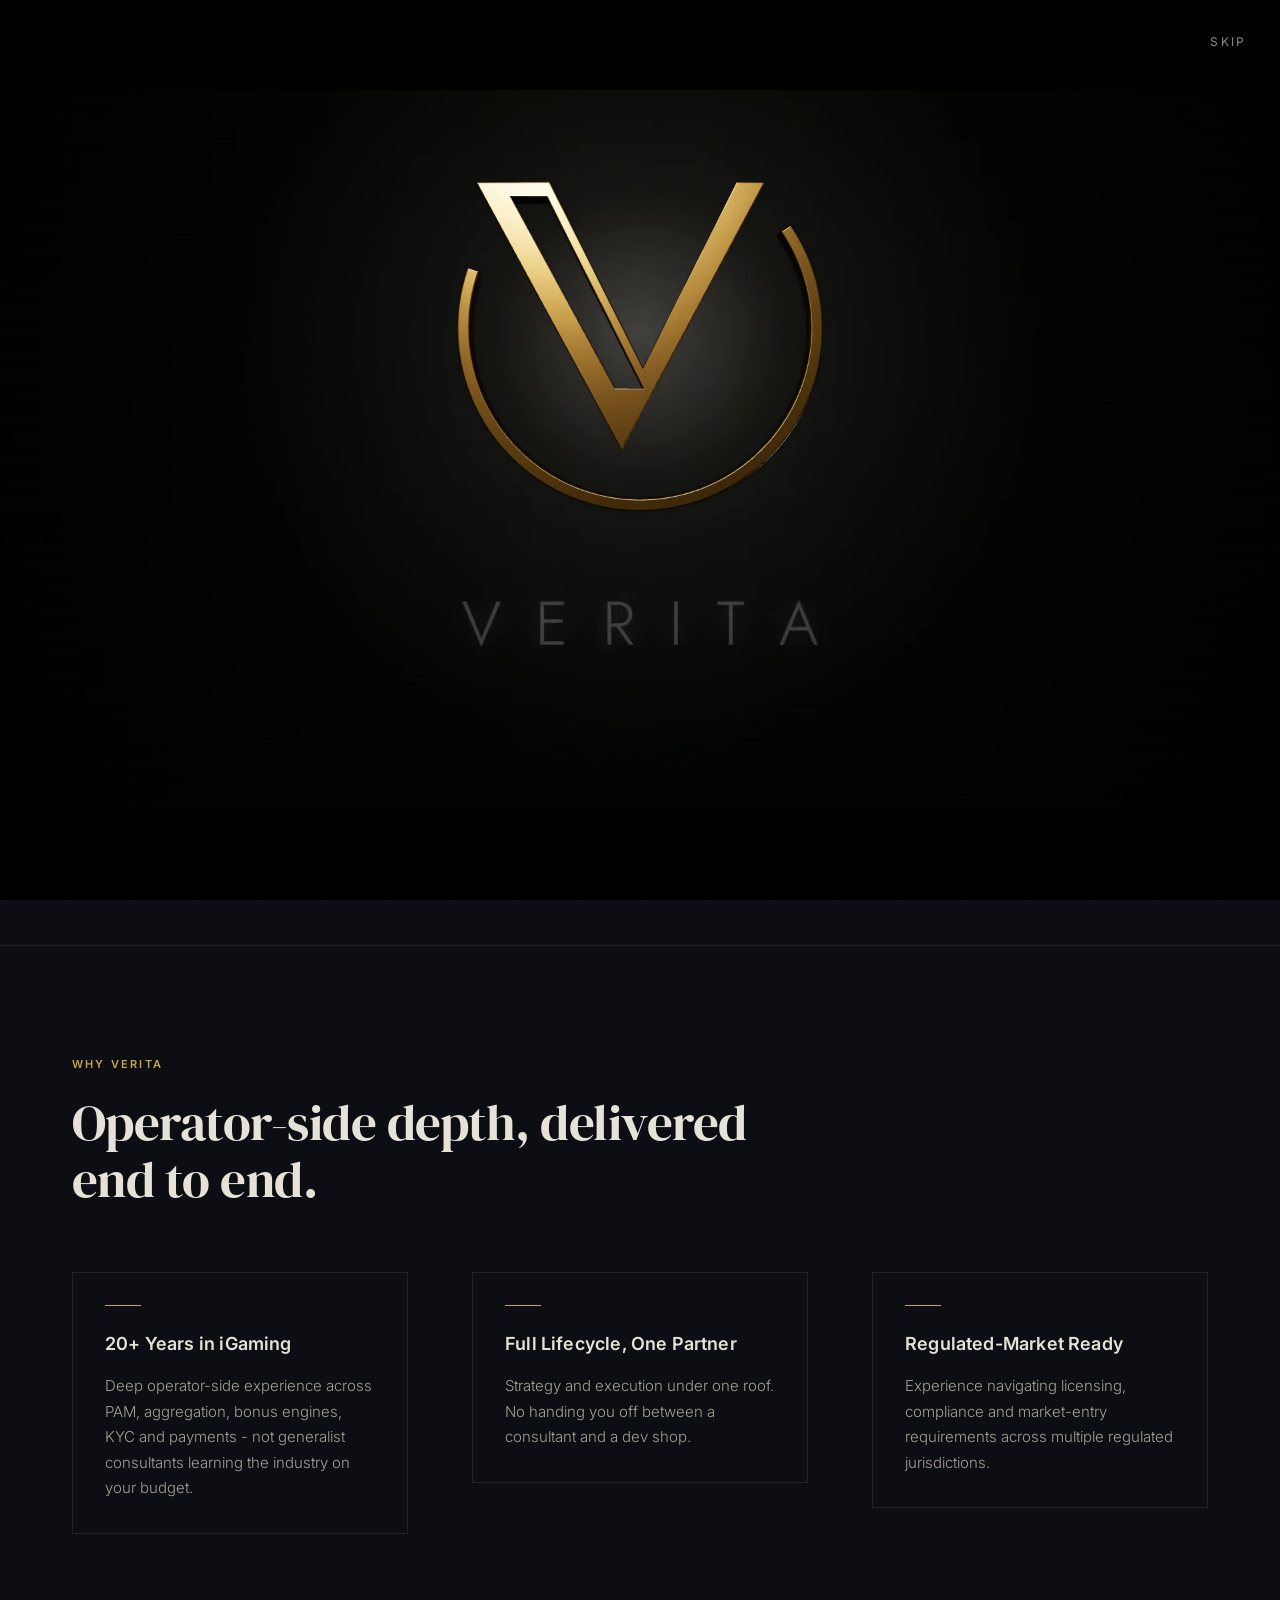
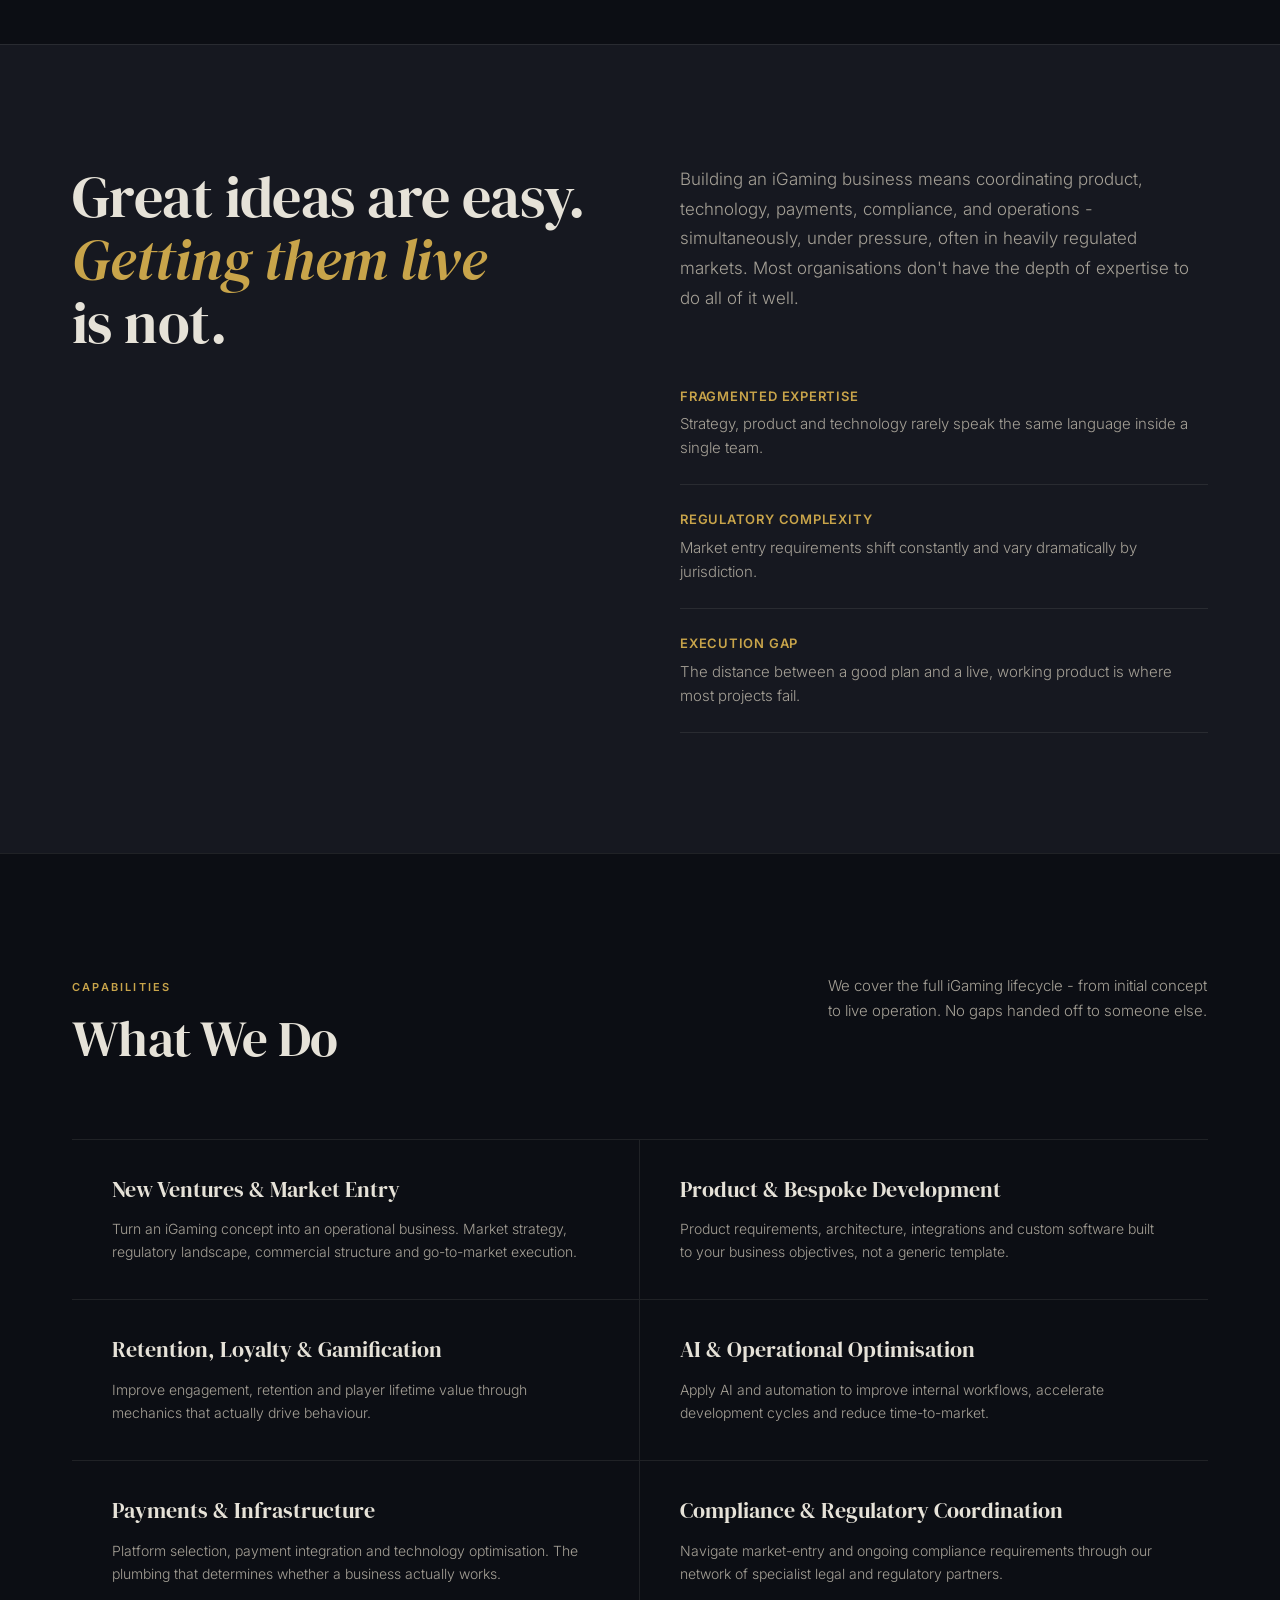
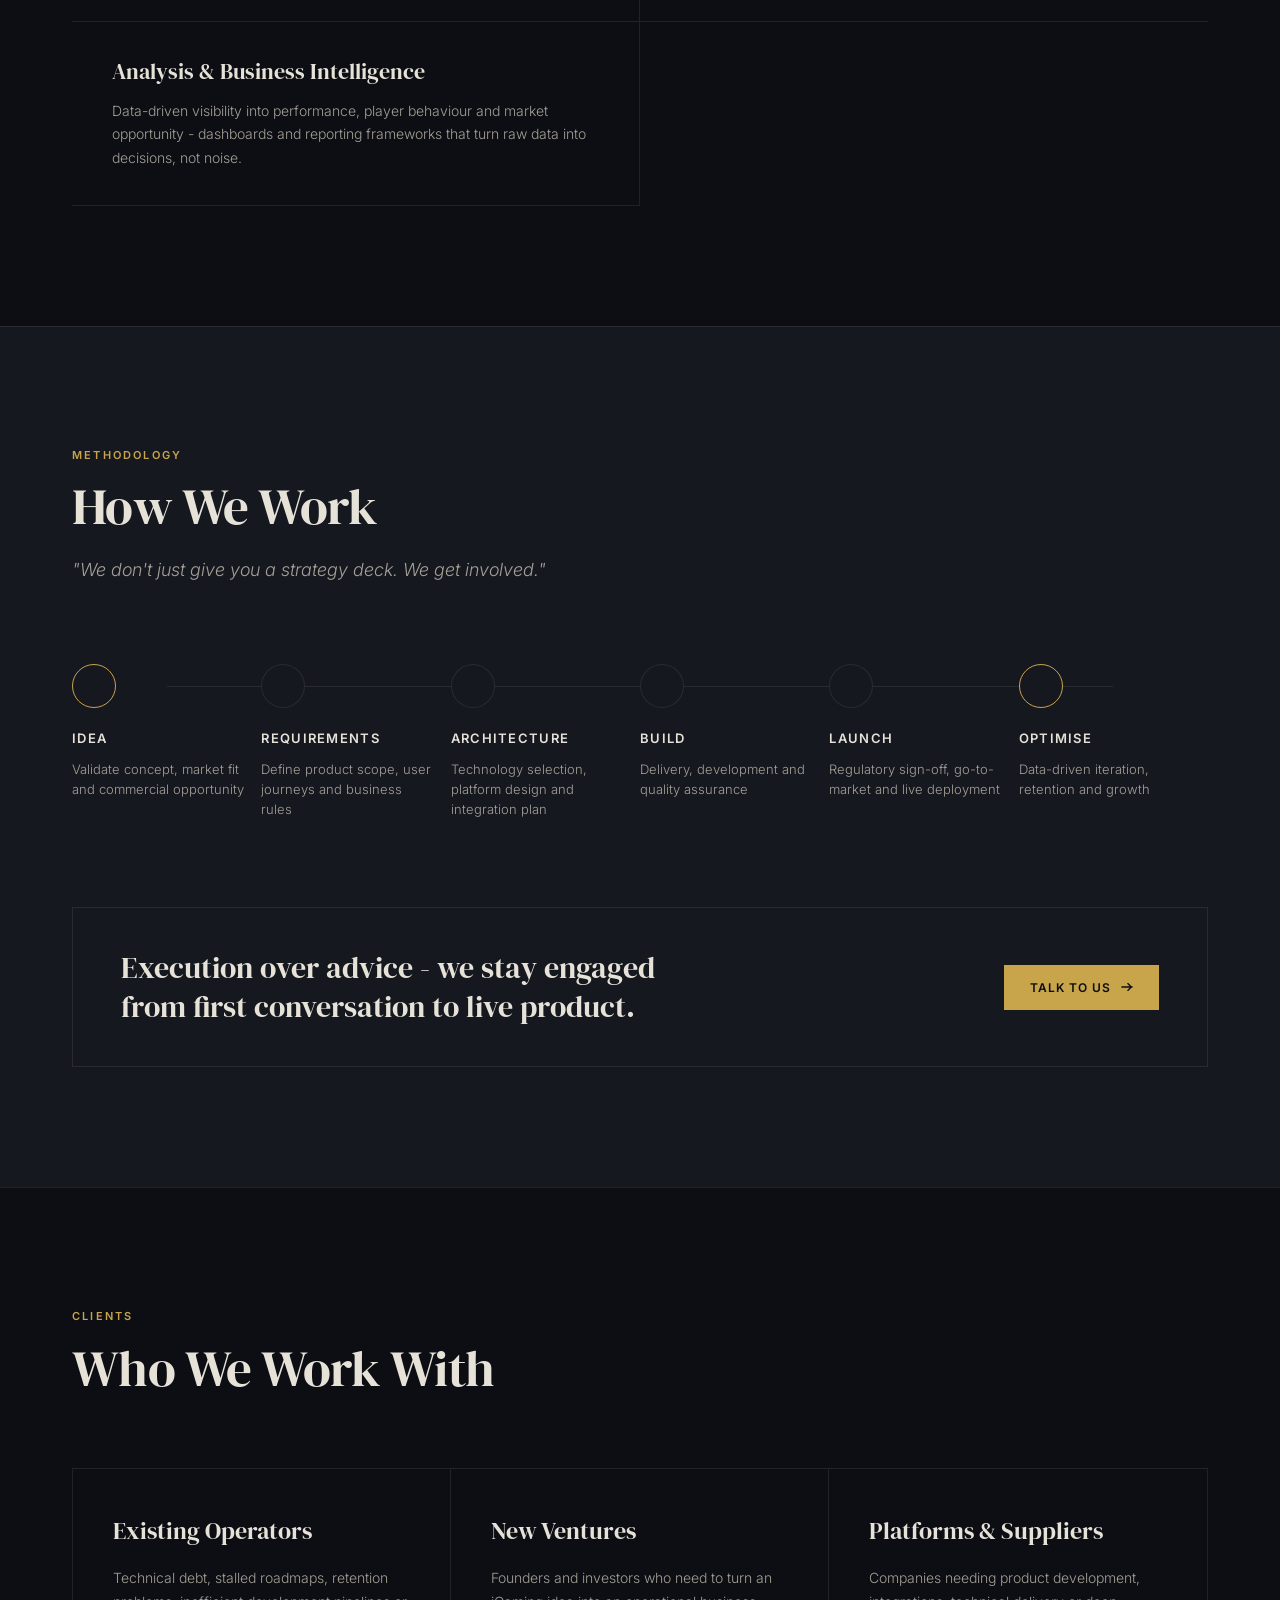
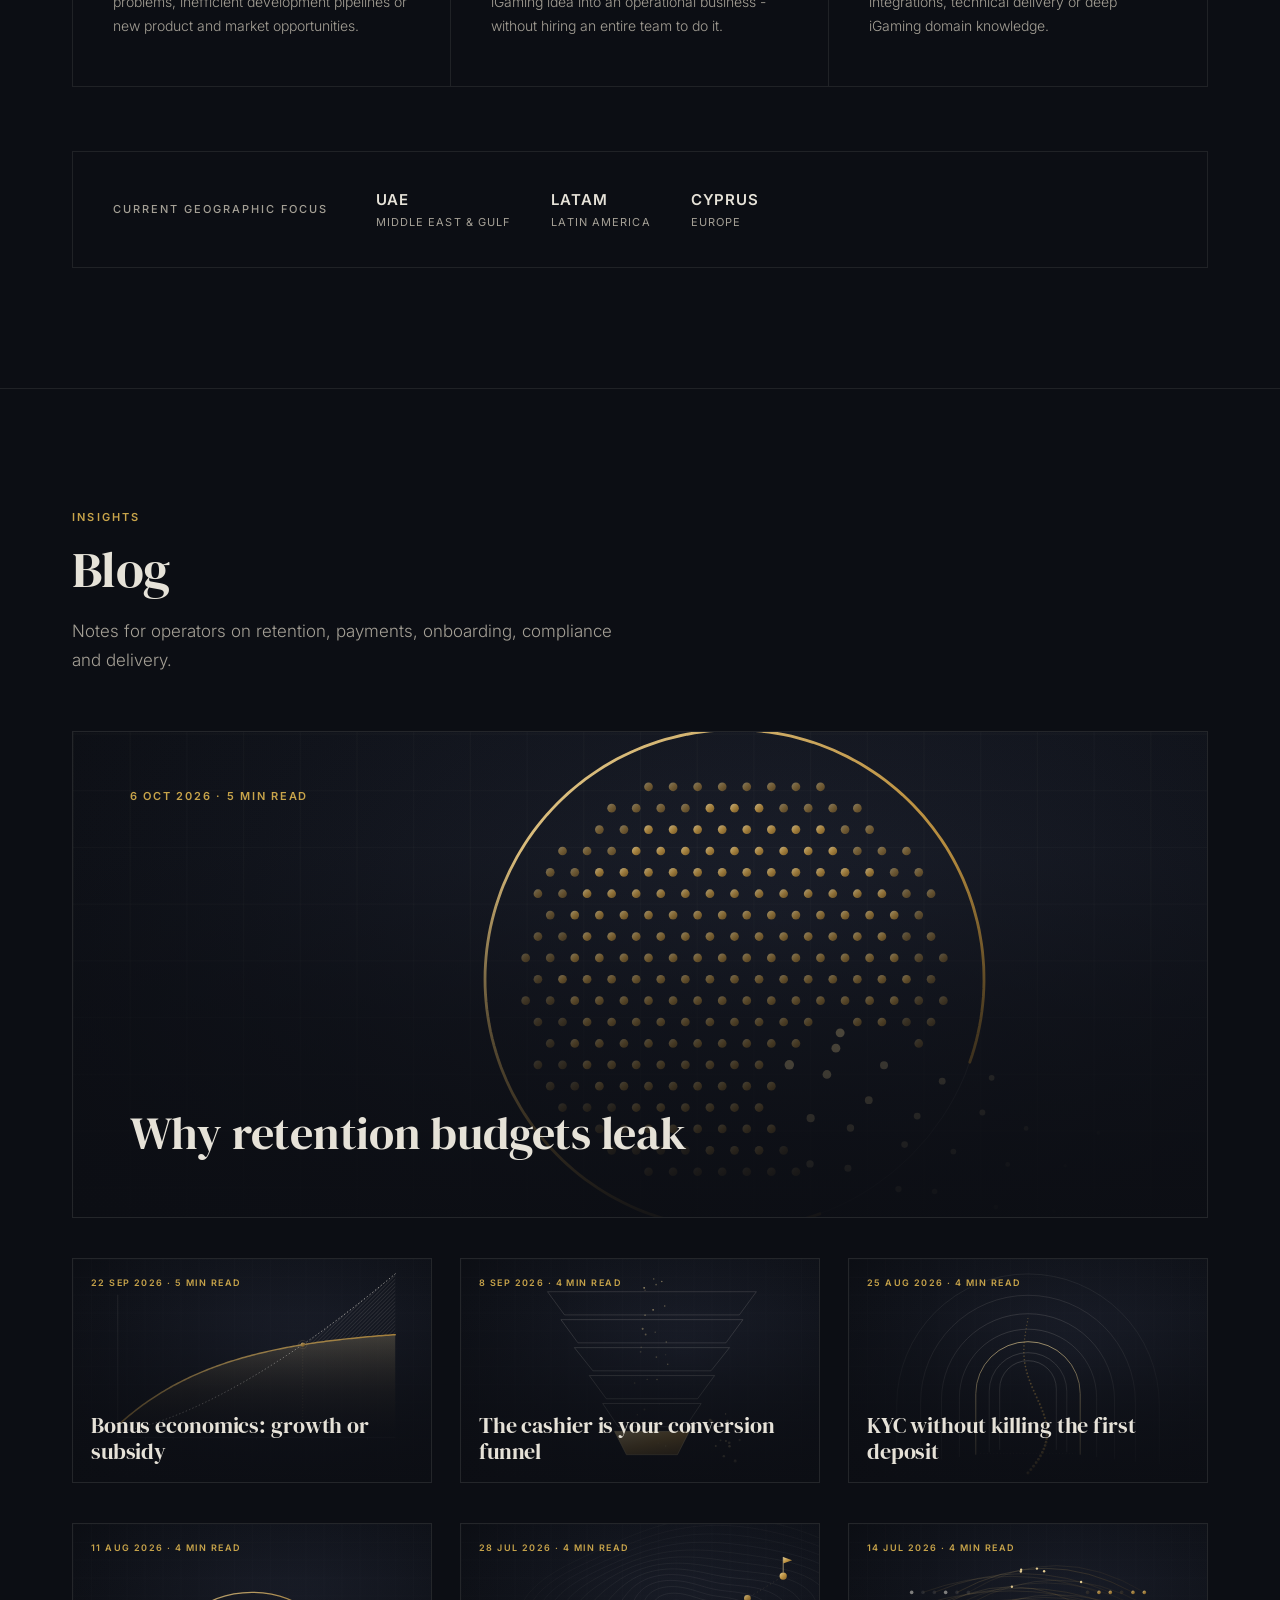
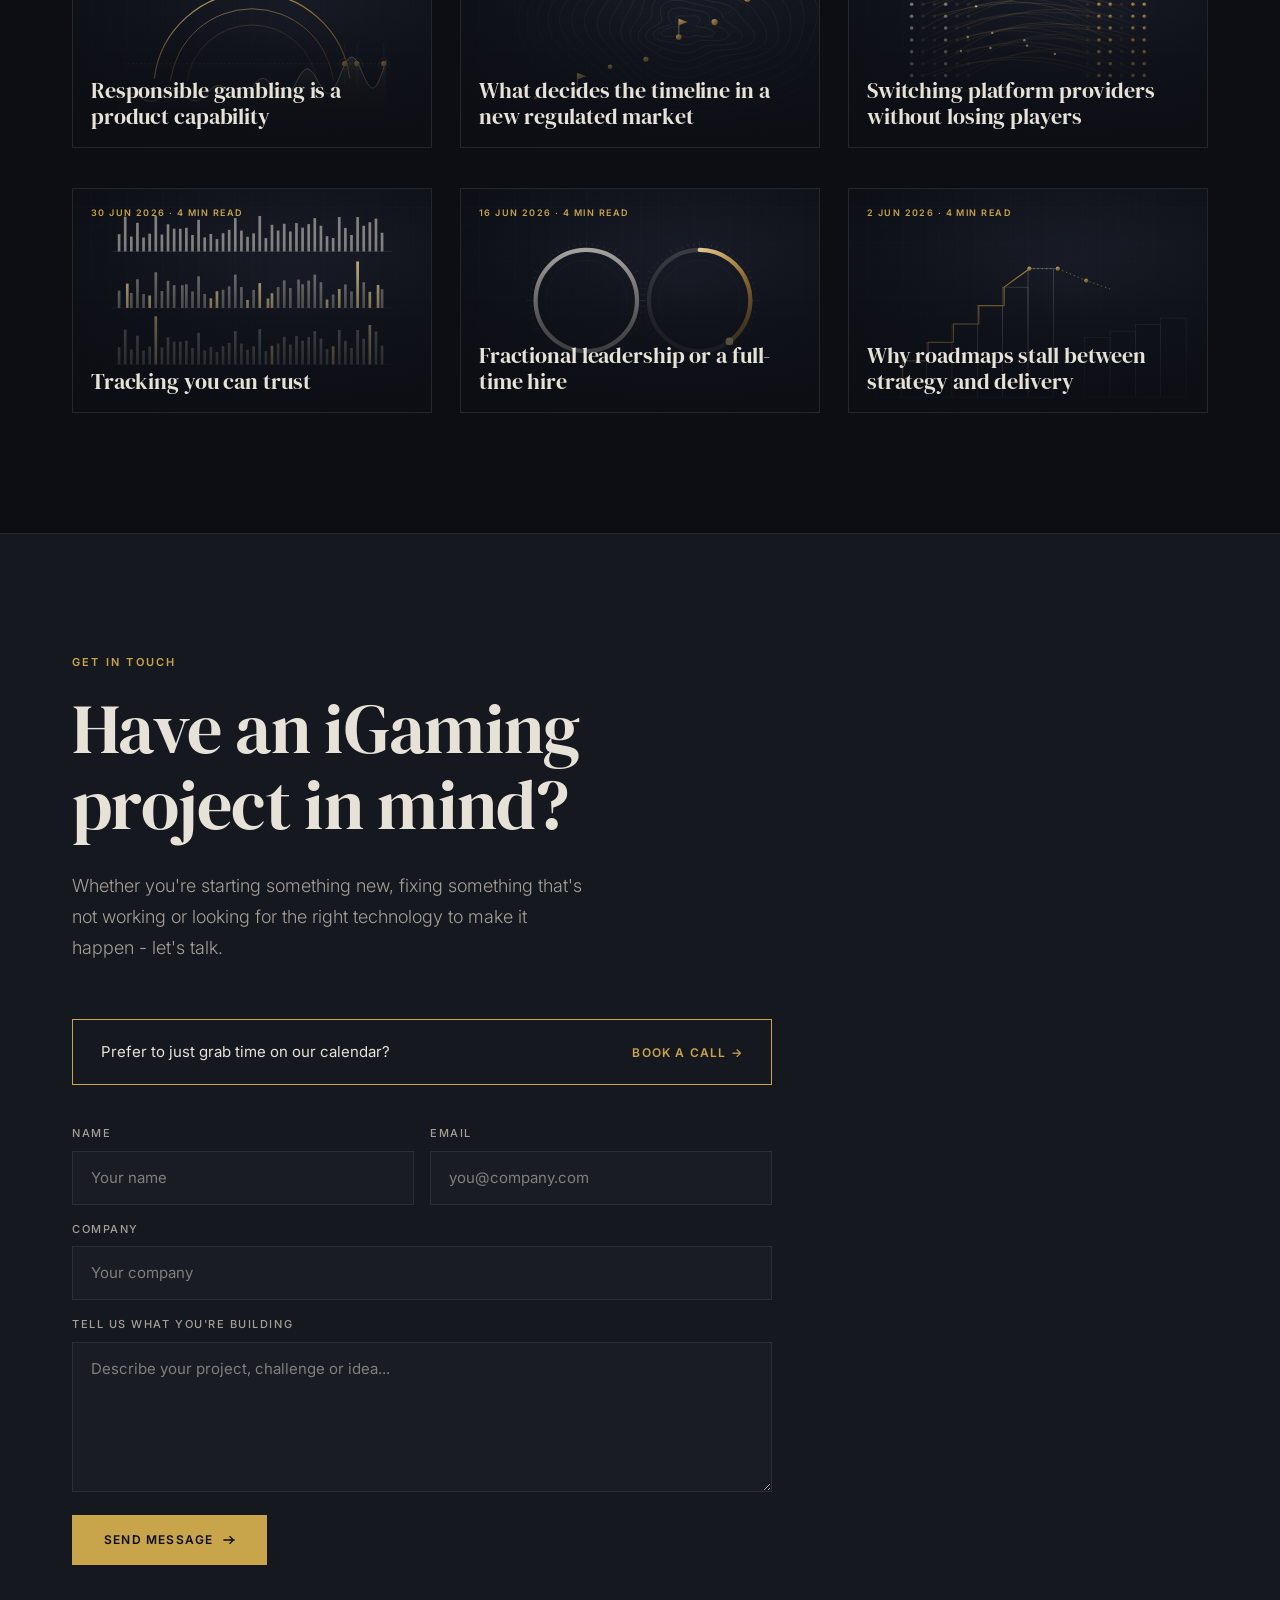
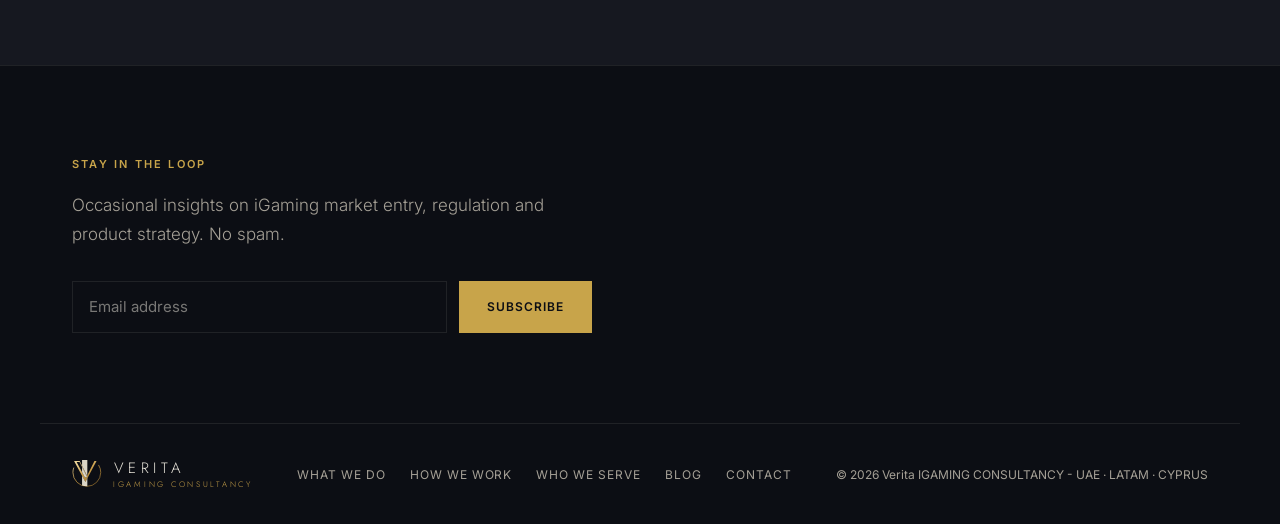
<file: index.html>
<!doctype html>
<html lang="en">
  <head>
    
    <meta charset="UTF-8" />
    <meta name="viewport" content="width=device-width, initial-scale=1.0" />
    <title>Verita - IGAMING CONSULTANCY</title>
    
    <meta name="description" content="Verita IGAMING CONSULTANTS - consultancy and delivery across UAE, LATAM and Cyprus.">
    <meta name="robots" content="index, follow">
    <meta property="og:title" content="Verita - IGAMING CONSULTANCY">
    <meta property="og:description" content="Verita IGAMING CONSULTANTS - consultancy and delivery across UAE, LATAM and Cyprus.">
    <link rel="icon" type="image/png" href="/favicon.png">
    <script type="module" crossorigin src="/assets/index-DJU1rbE0.js"></script>
    <link rel="stylesheet" crossorigin href="/assets/index-Bie2yWpX.css">
    <style>
      #verita-sting{position:fixed;inset:0;z-index:9999;background:#000;transition:opacity 700ms ease;
        will-change:opacity;transform:translateZ(0);backface-visibility:hidden}
      #verita-sting video{position:absolute;inset:0;width:100%;height:100%;object-fit:contain;display:block;background:#000;
        transform:translateZ(0)}
      #verita-sting.is-leaving{opacity:0;pointer-events:none}
      #verita-sting-skip{position:absolute;top:20px;right:20px;min-height:44px;padding:0 14px;cursor:pointer;
        background:transparent;border:0;color:#8d8a84;font-family:'Inter',system-ui,sans-serif;font-size:12px;
        text-transform:uppercase;letter-spacing:.18em;transition:color .25s ease}
      #verita-sting-skip:hover{color:#e8c976}
      #verita-sting-skip:focus-visible{outline:1px solid #e8c976;outline-offset:4px;color:#e8c976}
      @media (max-width: 768px) {
        #verita-sting video{transform:scale(1.5)}
      }
    </style>
  </head>
  <body>
    
    <div id="root"></div>
    <script>
      (function () {
        var reduced = window.matchMedia && window.matchMedia('(prefers-reduced-motion: reduce)').matches;
        if (reduced) return;

        var seenKey = 'verita-sting-seen';
        try {
          if (sessionStorage.getItem(seenKey)) return;
          sessionStorage.setItem(seenKey, '1');
        } catch (e) { /* sessionStorage unavailable - fall through and show intro */ }

        var base = '/assets/';
        var wrap = document.createElement('div');
        wrap.id = 'verita-sting';
        wrap.setAttribute('role', 'dialog');
        wrap.setAttribute('aria-label', 'Verita intro');
        wrap.innerHTML =
          '<video muted playsinline autoplay preload="auto" disablePictureInPicture ' +
          'poster="' + base + 'verita-sting-poster.png">' +
          '<source src="' + base + 'verita-sting.mp4" type="video/mp4">' +
          '<source src="' + base + 'verita-sting.webm" type="video/webm">' +
          '</video>' +
          '<button id="verita-sting-skip" type="button">Skip</button>';
        document.body.appendChild(wrap);

        var video = wrap.querySelector('video');
        var skipBtn = wrap.querySelector('#verita-sting-skip');
        var lastFocus = document.activeElement;
        var prevOverflow = document.documentElement.style.overflow;
        document.documentElement.style.overflow = 'hidden';
        var done = false;
        var guard = null;

        function finish() {
          if (done) return;
          done = true;
          clearTimeout(guard);
          document.removeEventListener('keydown', onKey);
          document.documentElement.style.overflow = prevOverflow;
          wrap.classList.add('is-leaving');
          setTimeout(function () {
            wrap.remove();
            if (lastFocus && lastFocus.focus) { try { lastFocus.focus(); } catch (e) {} }
          }, 800);
        }

        function onKey(e) {
          if (e.key === 'Escape') finish();
        }

        document.addEventListener('keydown', onKey);
        skipBtn.addEventListener('click', finish);
        video.addEventListener('ended', finish);
        video.addEventListener('error', finish);
        video.addEventListener('canplay', function () { clearTimeout(guard); });
        video.addEventListener('canplaythrough', function () { clearTimeout(guard); });

        guard = setTimeout(function () { if (video.readyState < 3) finish(); }, 2500);
        // Safety net: the clip is 4s, so never keep the overlay up past 7s.
        setTimeout(finish, 7000);

        var p = video.play();
        if (p && typeof p.catch === 'function') { p.catch(finish); }
      })();
    </script>
  </body>
</html>
</file>
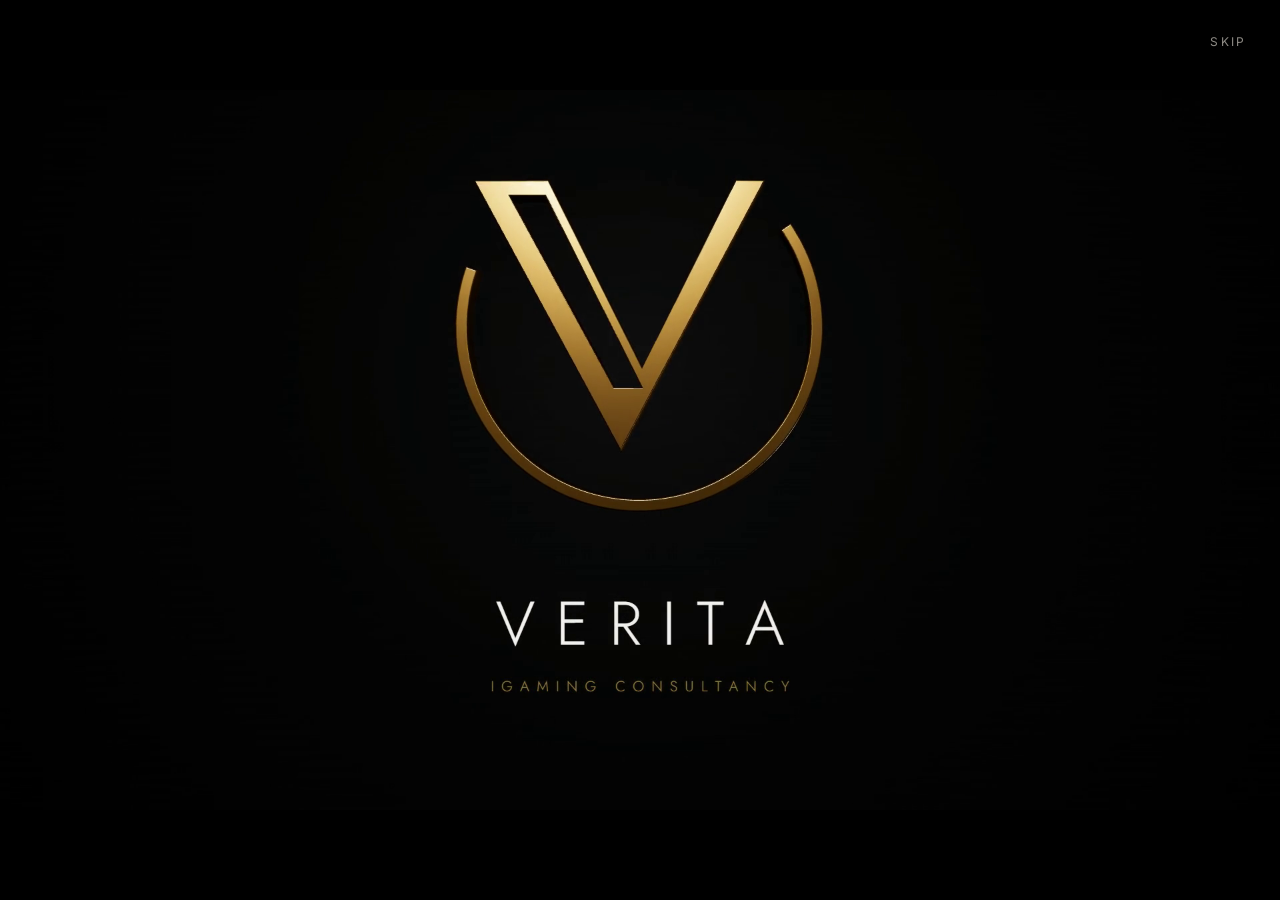
<file: blog/index.html>
<!doctype html><html lang="en"><head><meta charset="UTF-8"><title>Blog | Verita IGAMING CONSULTANCY</title><link rel="canonical" href="https://www.verita-consult.com/#blog"><meta http-equiv="refresh" content="0;url=/#blog"></head><body><a href="/#blog">Blog</a></body></html>
</file>
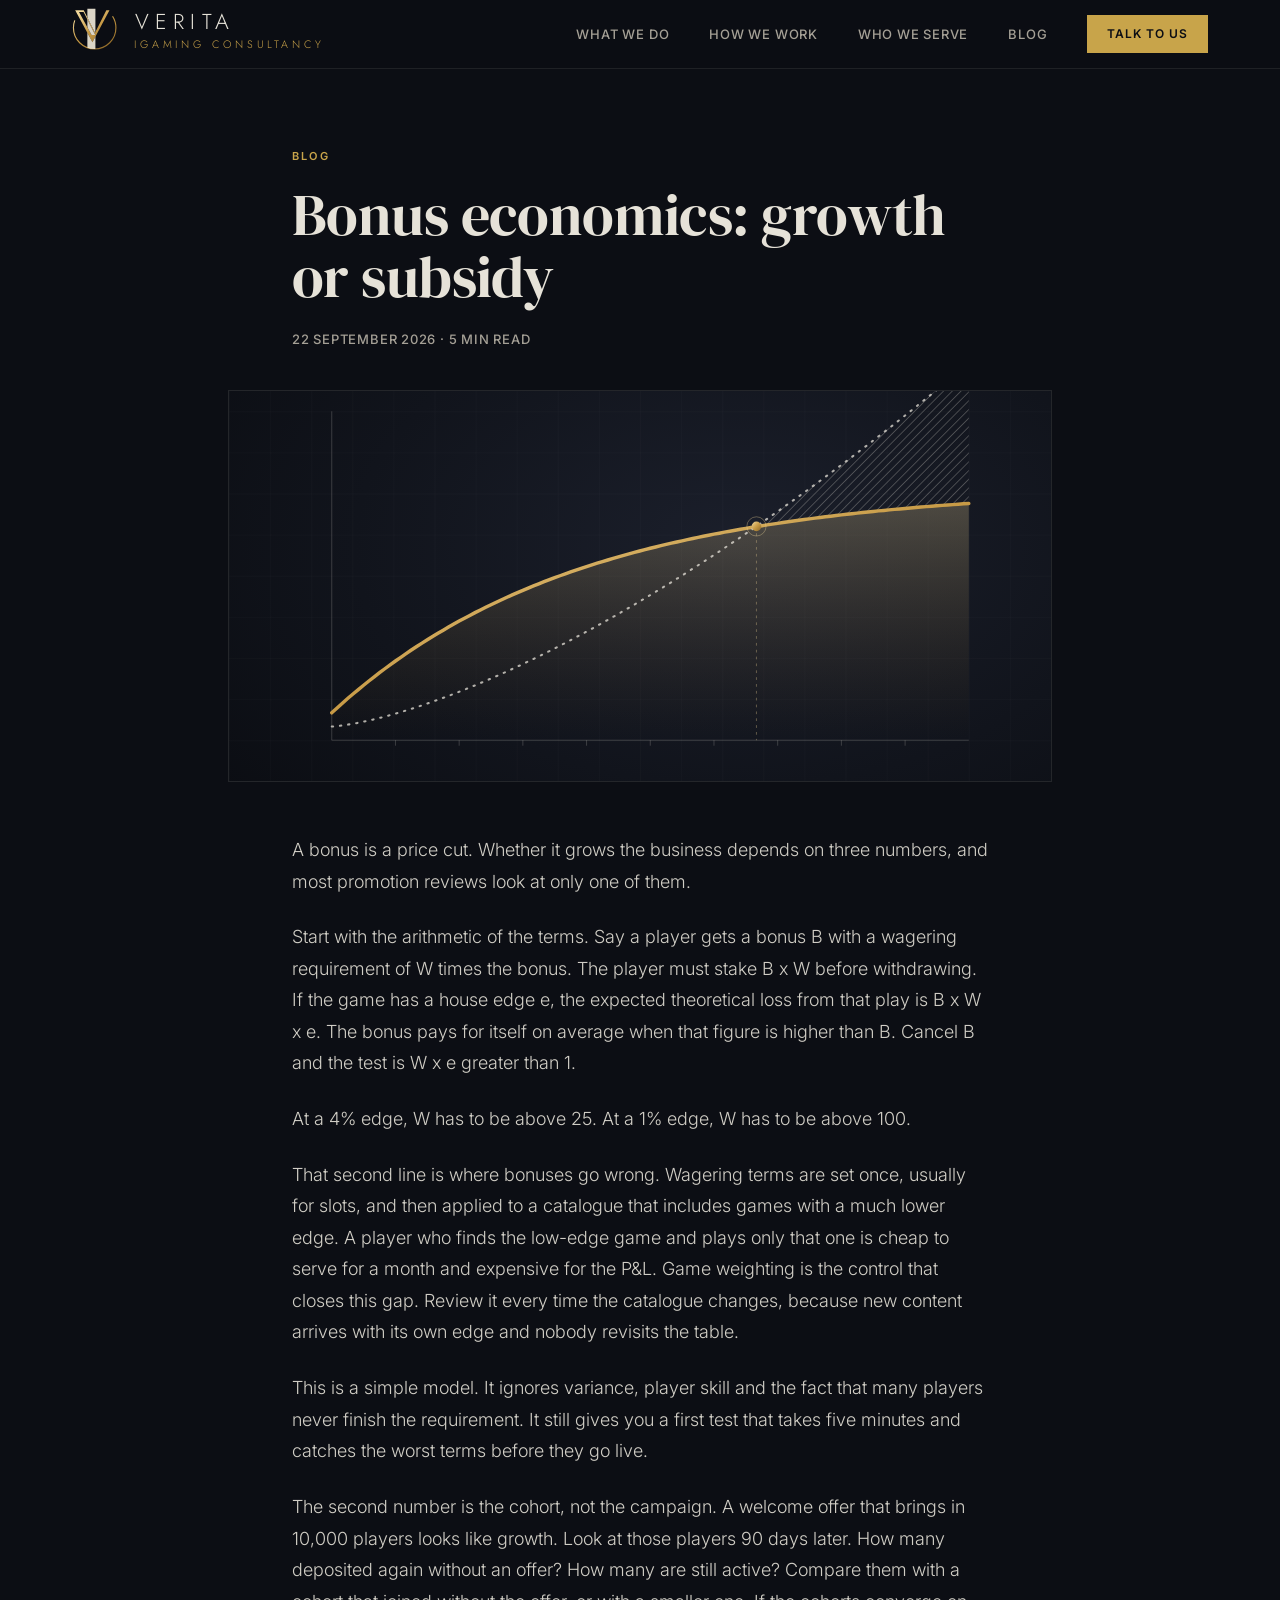
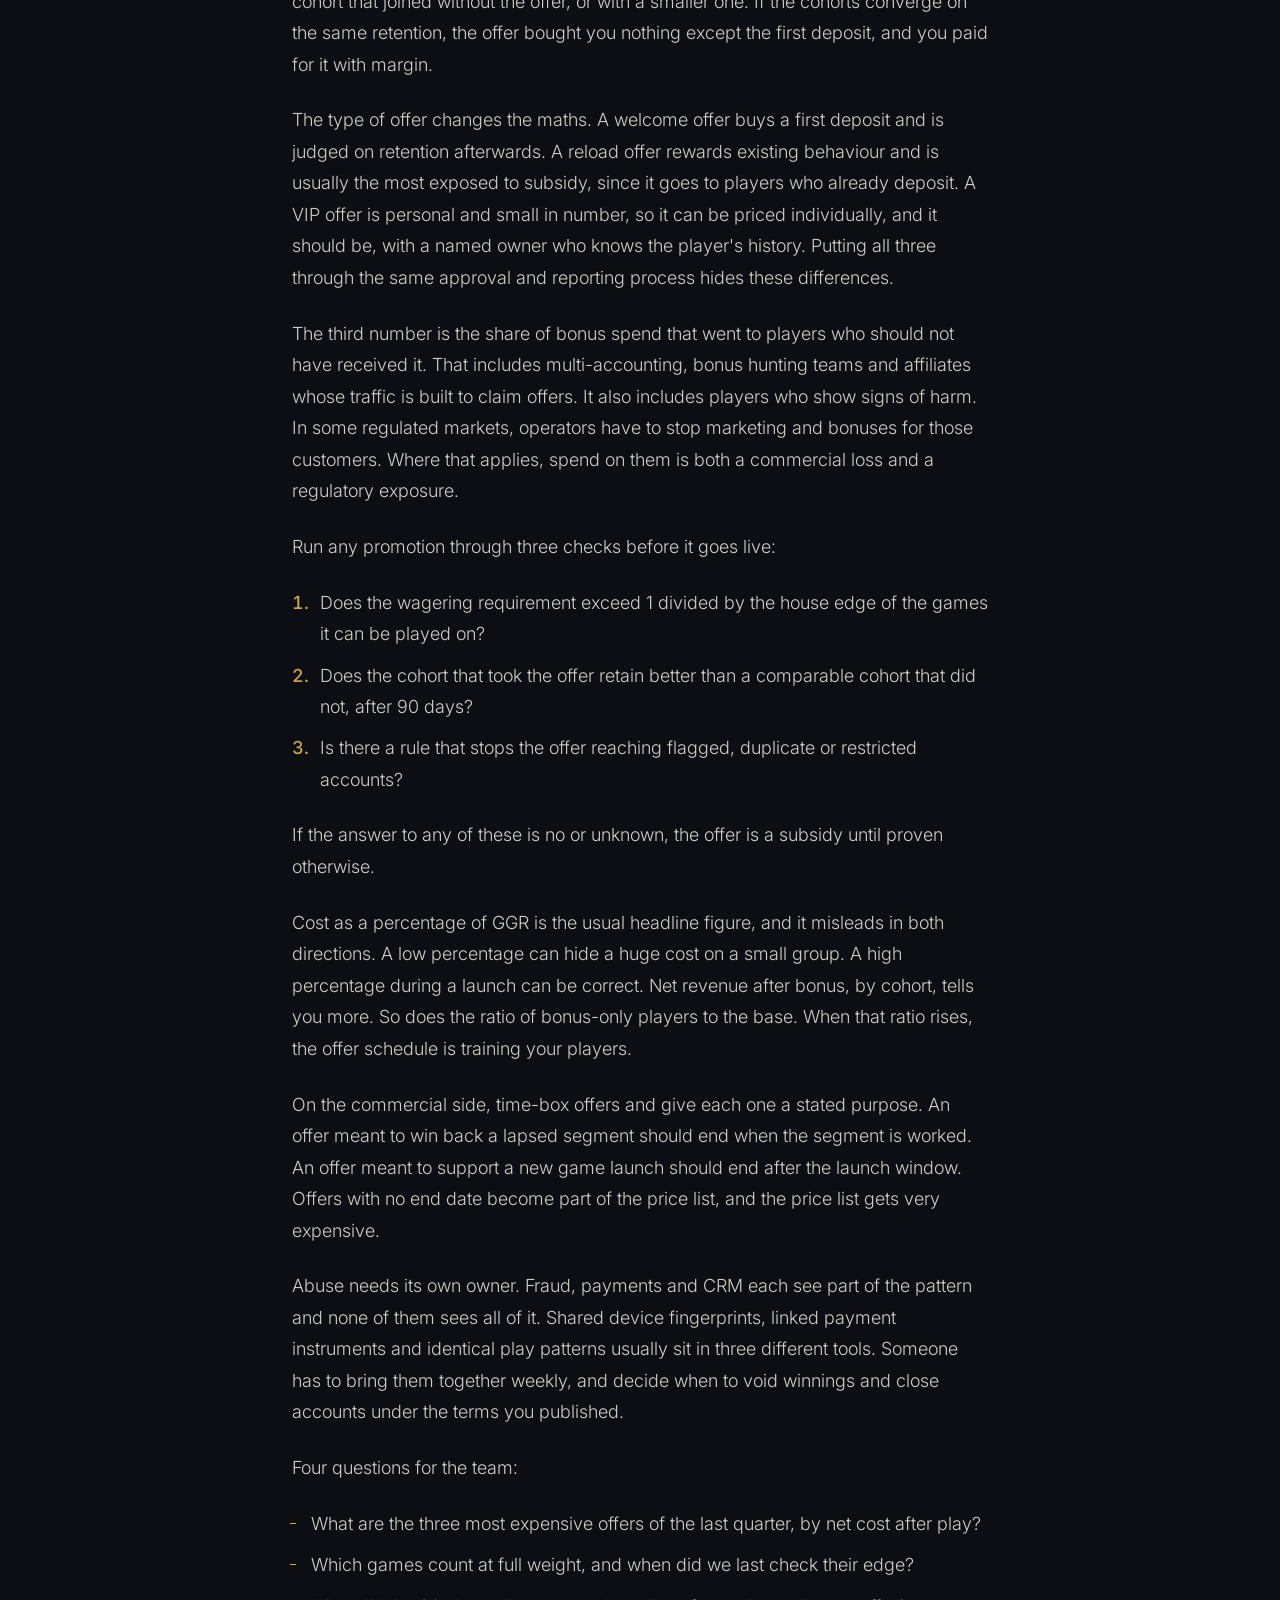
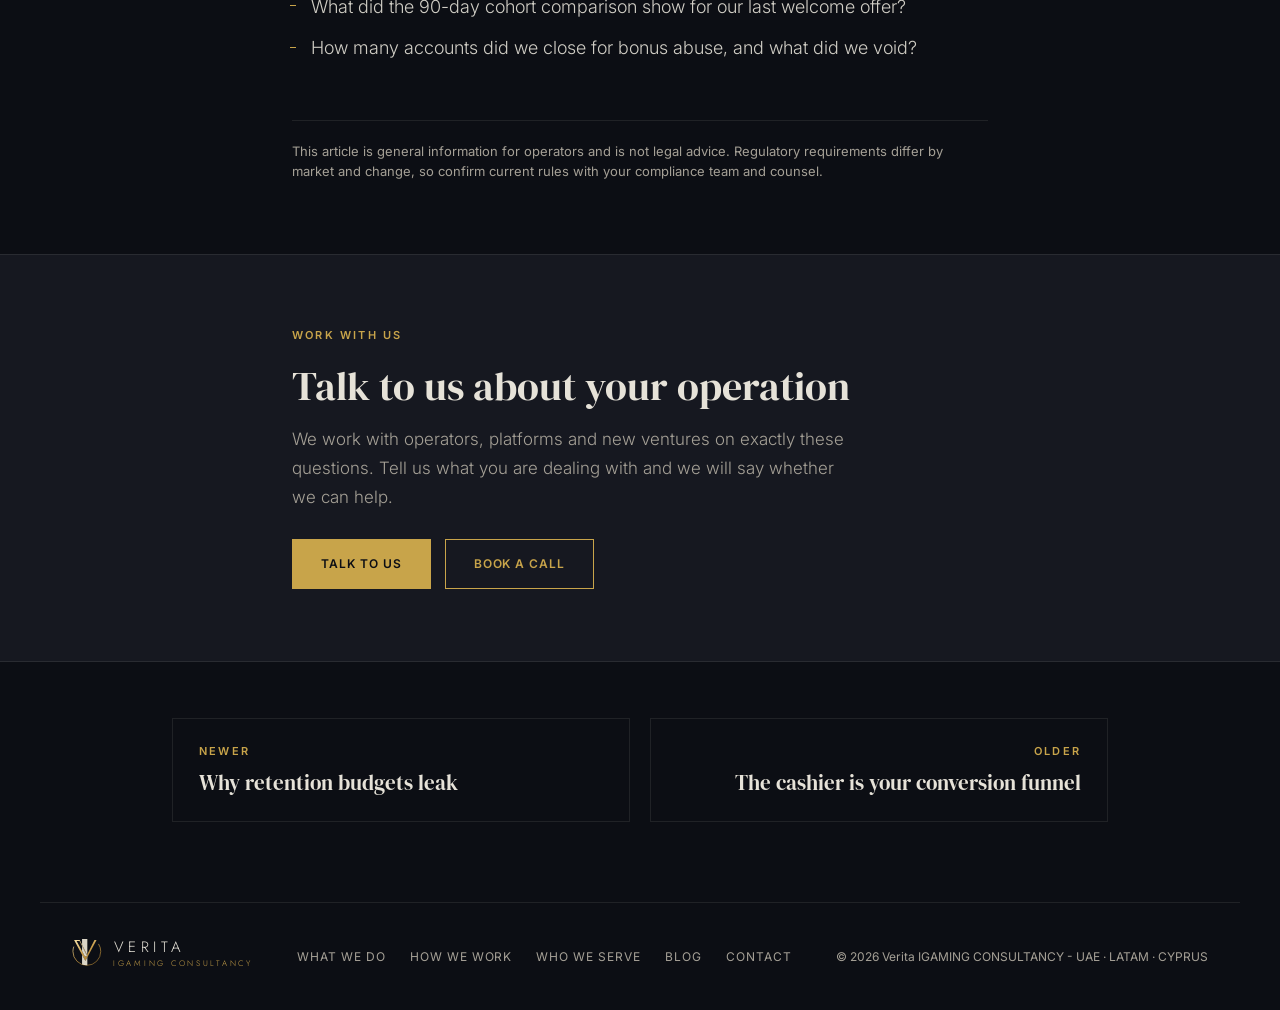
<file: blog/bonus-economics/index.html>
<!doctype html>
<html lang="en">
<head>
<meta charset="UTF-8">
<meta name="viewport" content="width=device-width, initial-scale=1.0">
<title>Bonus economics: growth or subsidy | Verita IGAMING CONSULTANCY</title>
<meta name="description" content="A bonus grows gross gaming revenue only when its terms make it pay for itself. Wagering maths, cohorts and abuse decide which side you are on.">
<meta name="robots" content="index, follow">
<link rel="canonical" href="https://www.verita-consult.com/blog/bonus-economics/">
<meta property="og:type" content="article">
<meta property="og:title" content="Bonus economics: growth or subsidy">
<meta property="og:description" content="A bonus grows gross gaming revenue only when its terms make it pay for itself. Wagering maths, cohorts and abuse decide which side you are on.">
<meta property="og:url" content="https://www.verita-consult.com/blog/bonus-economics/">
<meta property="og:image" content="https://www.verita-consult.com/blog/covers/bonus-economics.png">
<meta name="twitter:card" content="summary_large_image">
<meta property="article:published_time" content="2026-09-22">
<link rel="icon" type="image/png" href="/favicon.png">
<link rel="stylesheet" href="/assets/index-Bie2yWpX.css">
<style>@media (max-width:860px){.hide-mobile{display:none!important}.show-mobile{display:block!important}}
@media (min-width:861px){.show-mobile{display:none!important}}
.vp-navlink:hover{color:var(--foreground)!important}</style>
<script type="application/ld+json">{"@context": "https://schema.org", "@type": "Article", "headline": "Bonus economics: growth or subsidy", "description": "A bonus grows gross gaming revenue only when its terms make it pay for itself. Wagering maths, cohorts and abuse decide which side you are on.", "datePublished": "2026-09-22", "image": "https://www.verita-consult.com/blog/covers/bonus-economics.png", "mainEntityOfPage": "https://www.verita-consult.com/blog/bonus-economics/", "author": {"@type": "Organization", "name": "Verita IGAMING CONSULTANCY"}, "publisher": {"@type": "Organization", "name": "Verita IGAMING CONSULTANCY"}}</script>
</head>
<body>
<nav style="position:fixed;top:0;left:0;right:0;z-index:50;border-bottom:1px solid var(--border);background-color:rgba(12,14,20,.94);backdrop-filter:blur(12px)">
<div style="max-width:1200px;margin:0 auto;padding:0 32px;display:flex;align-items:center;justify-content:space-between;height:68px">
<a href="/" aria-label="Verita home" style="text-decoration:none;display:block"><div style="transform: scale(1.2); transform-origin: left center;"><div class="" style="display: inline-flex; align-items: center; gap: 12px;"><span aria-hidden="true" style="display: flex; flex-shrink: 0; line-height: 0;"><svg viewBox="-0.62 -0.52 1.24 1.145" width="37.80" height="34.89" aria-hidden="true" focusable="false" style="display:block;flex-shrink:0"><defs><linearGradient id="verita-hdr-vGold" x1="-0.3" y1="-0.5" x2="0.45" y2="0.55" gradientUnits="userSpaceOnUse"><stop offset="0" stop-color="#f0d79a"></stop><stop offset=".45" stop-color="#c79a45"></stop><stop offset="1" stop-color="#8a6526"></stop></linearGradient><clipPath id="verita-hdr-vClip"><path d="M-0.534 -0.477 L-0.0606 0.395 L0.405 -0.477 L0.319 -0.477 L0.0098 0.137 L-0.299 -0.477 Z M-0.4286 -0.434 L-0.3043 -0.434 L0.0146 0.20 L-0.0844 0.20 Z" clip-rule="evenodd"></path><circle cx="0" cy="0" r=".581" fill="none" stroke="#fff" stroke-width=".0313" stroke-dasharray="2.018 1.278"></circle></clipPath></defs><path d="M-0.534 -0.477 L-0.0606 0.395 L0.405 -0.477 L0.319 -0.477 L0.0098 0.137 L-0.299 -0.477 Z M-0.4286 -0.434 L-0.3043 -0.434 L0.0146 0.20 L-0.0844 0.20 Z" fill="url(#verita-hdr-vGold)" fill-rule="evenodd"></path><circle cx="0" cy="0" r=".581" fill="none" stroke="url(#verita-hdr-vGold)" stroke-width=".0313" stroke-dasharray="2.018 1.278"></circle><g clip-path="url(#verita-hdr-vClip)"><rect class="verita-shine" x="-.20" y="-1.1" width=".22" height="2.2" fill="#fff8e6" opacity=".85"></rect></g></svg></span><div style="display: flex; flex-direction: column; gap: 3px; line-height: 1;"><span style="font-family: Jost, Montserrat, Inter, system-ui, sans-serif; font-size: 18px; font-weight: 300; letter-spacing: 0.3em; text-transform: uppercase; color: rgb(230, 226, 216); line-height: 1.15; padding-left: 0.15em;">Verita</span><span style="font-family: Jost, Montserrat, Inter, system-ui, sans-serif; font-size: 9px; font-weight: 300; letter-spacing: 0.34em; text-transform: uppercase; color: rgb(201, 162, 74); line-height: 1; padding-left: 0.17em;">IGAMING CONSULTANCY</span></div></div></div></a>
<div class="hide-mobile" style="display:flex;align-items:center;gap:40px"><a class="vp-navlink" href="/#what-we-do" style="font-size:13px;letter-spacing:.06em;text-transform:uppercase;color:var(--muted-foreground);text-decoration:none;font-weight:500;transition:color .2s">What We Do</a><a class="vp-navlink" href="/#how-we-work" style="font-size:13px;letter-spacing:.06em;text-transform:uppercase;color:var(--muted-foreground);text-decoration:none;font-weight:500;transition:color .2s">How We Work</a><a class="vp-navlink" href="/#who-we-serve" style="font-size:13px;letter-spacing:.06em;text-transform:uppercase;color:var(--muted-foreground);text-decoration:none;font-weight:500;transition:color .2s">Who We Serve</a><a class="vp-navlink" href="/#blog" style="font-size:13px;letter-spacing:.06em;text-transform:uppercase;color:var(--muted-foreground);text-decoration:none;font-weight:500;transition:color .2s">Blog</a><a href="/#contact" style="font-size:12px;letter-spacing:.08em;text-transform:uppercase;font-weight:600;color:var(--primary-foreground);background-color:var(--accent);padding:9px 20px;text-decoration:none">Talk to us</a></div>
<button id="vp-menu-btn" class="show-mobile" aria-label="Menu" aria-expanded="false" aria-controls="vp-menu" style="background:none;border:none;color:var(--foreground);cursor:pointer;padding:4px"><svg width="22" height="16" viewBox="0 0 22 16" fill="none"><line x1="0" y1="1" x2="22" y2="1" stroke="currentColor" stroke-width="1.5"/><line x1="0" y1="8" x2="22" y2="8" stroke="currentColor" stroke-width="1.5"/><line x1="0" y1="15" x2="22" y2="15" stroke="currentColor" stroke-width="1.5"/></svg></button>
</div>
<div id="vp-menu" hidden style="border-top:1px solid var(--border);background-color:var(--background);padding:20px 32px 28px"><a href="/#what-we-do" style="display:block;padding:12px 0;font-size:14px;letter-spacing:.06em;text-transform:uppercase;color:var(--muted-foreground);text-decoration:none;border-bottom:1px solid var(--border)">What We Do</a><a href="/#how-we-work" style="display:block;padding:12px 0;font-size:14px;letter-spacing:.06em;text-transform:uppercase;color:var(--muted-foreground);text-decoration:none;border-bottom:1px solid var(--border)">How We Work</a><a href="/#who-we-serve" style="display:block;padding:12px 0;font-size:14px;letter-spacing:.06em;text-transform:uppercase;color:var(--muted-foreground);text-decoration:none;border-bottom:1px solid var(--border)">Who We Serve</a><a href="/#blog" style="display:block;padding:12px 0;font-size:14px;letter-spacing:.06em;text-transform:uppercase;color:var(--muted-foreground);text-decoration:none;border-bottom:1px solid var(--border)">Blog</a><a href="/#contact" style="display:inline-block;margin-top:20px;font-size:12px;letter-spacing:.08em;text-transform:uppercase;font-weight:600;color:var(--primary-foreground);background-color:var(--accent);padding:10px 22px;text-decoration:none">Talk to us</a></div>
</nav>
<main>
<article class="vp-wrap">
<p class="vp-eyebrow"><a href="/#blog">Blog</a></p>
<h1 class="vp-title font-display">Bonus economics: growth or subsidy</h1>
<p class="vp-meta"><time datetime="2026-09-22">22 September 2026</time><span aria-hidden="true"> &middot; </span>5 min read</p>
<div class="vp-cover"><img src="/blog/covers/bonus-economics.svg" width="1200" height="750" alt=""></div>
<div class="vp-body">
<p>A bonus is a price cut. Whether it grows the business depends on three numbers, and most promotion reviews look at only one of them.</p>
<p>Start with the arithmetic of the terms. Say a player gets a bonus B with a wagering requirement of W times the bonus. The player must stake B x W before withdrawing. If the game has a house edge e, the expected theoretical loss from that play is B x W x e. The bonus pays for itself on average when that figure is higher than B. Cancel B and the test is W x e greater than 1.</p>
<p>At a 4% edge, W has to be above 25. At a 1% edge, W has to be above 100.</p>
<p>That second line is where bonuses go wrong. Wagering terms are set once, usually for slots, and then applied to a catalogue that includes games with a much lower edge. A player who finds the low-edge game and plays only that one is cheap to serve for a month and expensive for the P&amp;L. Game weighting is the control that closes this gap. Review it every time the catalogue changes, because new content arrives with its own edge and nobody revisits the table.</p>
<p>This is a simple model. It ignores variance, player skill and the fact that many players never finish the requirement. It still gives you a first test that takes five minutes and catches the worst terms before they go live.</p>
<p>The second number is the cohort, not the campaign. A welcome offer that brings in 10,000 players looks like growth. Look at those players 90 days later. How many deposited again without an offer? How many are still active? Compare them with a cohort that joined without the offer, or with a smaller one. If the cohorts converge on the same retention, the offer bought you nothing except the first deposit, and you paid for it with margin.</p>
<p>The type of offer changes the maths. A welcome offer buys a first deposit and is judged on retention afterwards. A reload offer rewards existing behaviour and is usually the most exposed to subsidy, since it goes to players who already deposit. A VIP offer is personal and small in number, so it can be priced individually, and it should be, with a named owner who knows the player's history. Putting all three through the same approval and reporting process hides these differences.</p>
<p>The third number is the share of bonus spend that went to players who should not have received it. That includes multi-accounting, bonus hunting teams and affiliates whose traffic is built to claim offers. It also includes players who show signs of harm. In some regulated markets, operators have to stop marketing and bonuses for those customers. Where that applies, spend on them is both a commercial loss and a regulatory exposure.</p>
<p>Run any promotion through three checks before it goes live:</p>
<ol><li>Does the wagering requirement exceed 1 divided by the house edge of the games it can be played on?</li><li>Does the cohort that took the offer retain better than a comparable cohort that did not, after 90 days?</li><li>Is there a rule that stops the offer reaching flagged, duplicate or restricted accounts?</li></ol>
<p>If the answer to any of these is no or unknown, the offer is a subsidy until proven otherwise.</p>
<p>Cost as a percentage of GGR is the usual headline figure, and it misleads in both directions. A low percentage can hide a huge cost on a small group. A high percentage during a launch can be correct. Net revenue after bonus, by cohort, tells you more. So does the ratio of bonus-only players to the base. When that ratio rises, the offer schedule is training your players.</p>
<p>On the commercial side, time-box offers and give each one a stated purpose. An offer meant to win back a lapsed segment should end when the segment is worked. An offer meant to support a new game launch should end after the launch window. Offers with no end date become part of the price list, and the price list gets very expensive.</p>
<p>Abuse needs its own owner. Fraud, payments and CRM each see part of the pattern and none of them sees all of it. Shared device fingerprints, linked payment instruments and identical play patterns usually sit in three different tools. Someone has to bring them together weekly, and decide when to void winnings and close accounts under the terms you published.</p>
<p>Four questions for the team:</p>
<ul><li>What are the three most expensive offers of the last quarter, by net cost after play?</li><li>Which games count at full weight, and when did we last check their edge?</li><li>What did the 90-day cohort comparison show for our last welcome offer?</li><li>How many accounts did we close for bonus abuse, and what did we void?</li></ul>
</div>
<p class="vp-note">This article is general information for operators and is not legal advice. Regulatory requirements differ by market and change, so confirm current rules with your compliance team and counsel.</p>
</article>
<section class="vp-cta"><div class="vp-cta-in">
<p class="vp-eyebrow">Work with us</p>
<h2 class="font-display">Talk to us about your operation</h2>
<p>We work with operators, platforms and new ventures on exactly these questions. Tell us what you are dealing with and we will say whether we can help.</p>
<div class="vp-cta-btns"><a class="vp-btn" href="/#contact">Talk to us</a><a class="vp-btn vp-btn-o" href="https://calendly.com/verita-consult" rel="noopener" target="_blank">Book a call</a></div>
</div></section>
<nav class="vp-pns" aria-label="More posts"><a class="vp-pn" href="/blog/retention-budgets-leak/"><span class="vp-pn-l">Newer</span><span class="vp-pn-t font-display">Why retention budgets leak</span></a><a class="vp-pn" href="/blog/cashier-conversion-funnel/"><span class="vp-pn-l">Older</span><span class="vp-pn-t font-display">The cashier is your conversion funnel</span></a></nav>
</main>
<footer style="border-top:1px solid var(--border);padding:36px 32px;display:flex;align-items:center;justify-content:space-between;flex-wrap:wrap;gap:16px;max-width:1200px;margin:0 auto">
<a href="/" aria-label="Verita home" style="text-decoration:none;display:block"><div class="" style="display: inline-flex; align-items: center; gap: 10px;"><span aria-hidden="true" style="display: flex; flex-shrink: 0; line-height: 0;"><svg viewBox="-0.62 -0.52 1.24 1.145" width="29.70" height="27.41" aria-hidden="true" focusable="false" style="display:block;flex-shrink:0"><defs><linearGradient id="verita-hdr-vGold" x1="-0.3" y1="-0.5" x2="0.45" y2="0.55" gradientUnits="userSpaceOnUse"><stop offset="0" stop-color="#f0d79a"></stop><stop offset=".45" stop-color="#c79a45"></stop><stop offset="1" stop-color="#8a6526"></stop></linearGradient><clipPath id="verita-hdr-vClip"><path d="M-0.534 -0.477 L-0.0606 0.395 L0.405 -0.477 L0.319 -0.477 L0.0098 0.137 L-0.299 -0.477 Z M-0.4286 -0.434 L-0.3043 -0.434 L0.0146 0.20 L-0.0844 0.20 Z" clip-rule="evenodd"></path><circle cx="0" cy="0" r=".581" fill="none" stroke="#fff" stroke-width=".0313" stroke-dasharray="2.018 1.278"></circle></clipPath></defs><path d="M-0.534 -0.477 L-0.0606 0.395 L0.405 -0.477 L0.319 -0.477 L0.0098 0.137 L-0.299 -0.477 Z M-0.4286 -0.434 L-0.3043 -0.434 L0.0146 0.20 L-0.0844 0.20 Z" fill="url(#verita-hdr-vGold)" fill-rule="evenodd"></path><circle cx="0" cy="0" r=".581" fill="none" stroke="url(#verita-hdr-vGold)" stroke-width=".0313" stroke-dasharray="2.018 1.278"></circle><g clip-path="url(#verita-hdr-vClip)"><rect class="verita-shine" x="-.20" y="-1.1" width=".22" height="2.2" fill="#fff8e6" opacity=".85"></rect></g></svg></span><div style="display: flex; flex-direction: column; gap: 3px; line-height: 1;"><span style="font-family: Jost, Montserrat, Inter, system-ui, sans-serif; font-size: 15px; font-weight: 300; letter-spacing: 0.3em; text-transform: uppercase; color: rgb(230, 226, 216); line-height: 1.15; padding-left: 0.15em;">Verita</span><span style="font-family: Jost, Montserrat, Inter, system-ui, sans-serif; font-size: 8px; font-weight: 300; letter-spacing: 0.34em; text-transform: uppercase; color: rgb(201, 162, 74); line-height: 1; padding-left: 0.17em;">IGAMING CONSULTANCY</span></div></div></a>
<nav aria-label="Footer" style="display:flex;flex-wrap:wrap;gap:8px 24px"><a href="/#what-we-do" style="font-size:12px;letter-spacing:.08em;text-transform:uppercase;color:var(--muted-foreground);text-decoration:none">What We Do</a><a href="/#how-we-work" style="font-size:12px;letter-spacing:.08em;text-transform:uppercase;color:var(--muted-foreground);text-decoration:none">How We Work</a><a href="/#who-we-serve" style="font-size:12px;letter-spacing:.08em;text-transform:uppercase;color:var(--muted-foreground);text-decoration:none">Who We Serve</a><a href="/#blog" style="font-size:12px;letter-spacing:.08em;text-transform:uppercase;color:var(--muted-foreground);text-decoration:none">Blog</a><a href="/#contact" style="font-size:12px;letter-spacing:.08em;text-transform:uppercase;color:var(--muted-foreground);text-decoration:none">Contact</a></nav>
<p style="font-size:12px;color:var(--muted-foreground)">&copy; 2026 Verita IGAMING CONSULTANCY - UAE &middot; LATAM &middot; CYPRUS</p>
</footer>
<script>
(function(){var b=document.getElementById('vp-menu-btn'),m=document.getElementById('vp-menu');if(!b||!m)return;
var ic=b.innerHTML,x='<svg width="22" height="16" viewBox="0 0 22 16" fill="none"><line x1="1" y1="1" x2="21" y2="15" stroke="currentColor" stroke-width="1.5"/><line x1="21" y1="1" x2="1" y2="15" stroke="currentColor" stroke-width="1.5"/></svg>';
function set(o){m.hidden=!o;b.setAttribute('aria-expanded',o?'true':'false');b.innerHTML=o?x:ic}
b.addEventListener('click',function(){set(m.hidden)});
m.addEventListener('click',function(e){if(e.target.tagName==='A')set(false)});
document.addEventListener('keydown',function(e){if(e.key==='Escape')set(false)});})();
</script>
</body>
</html>
</file>
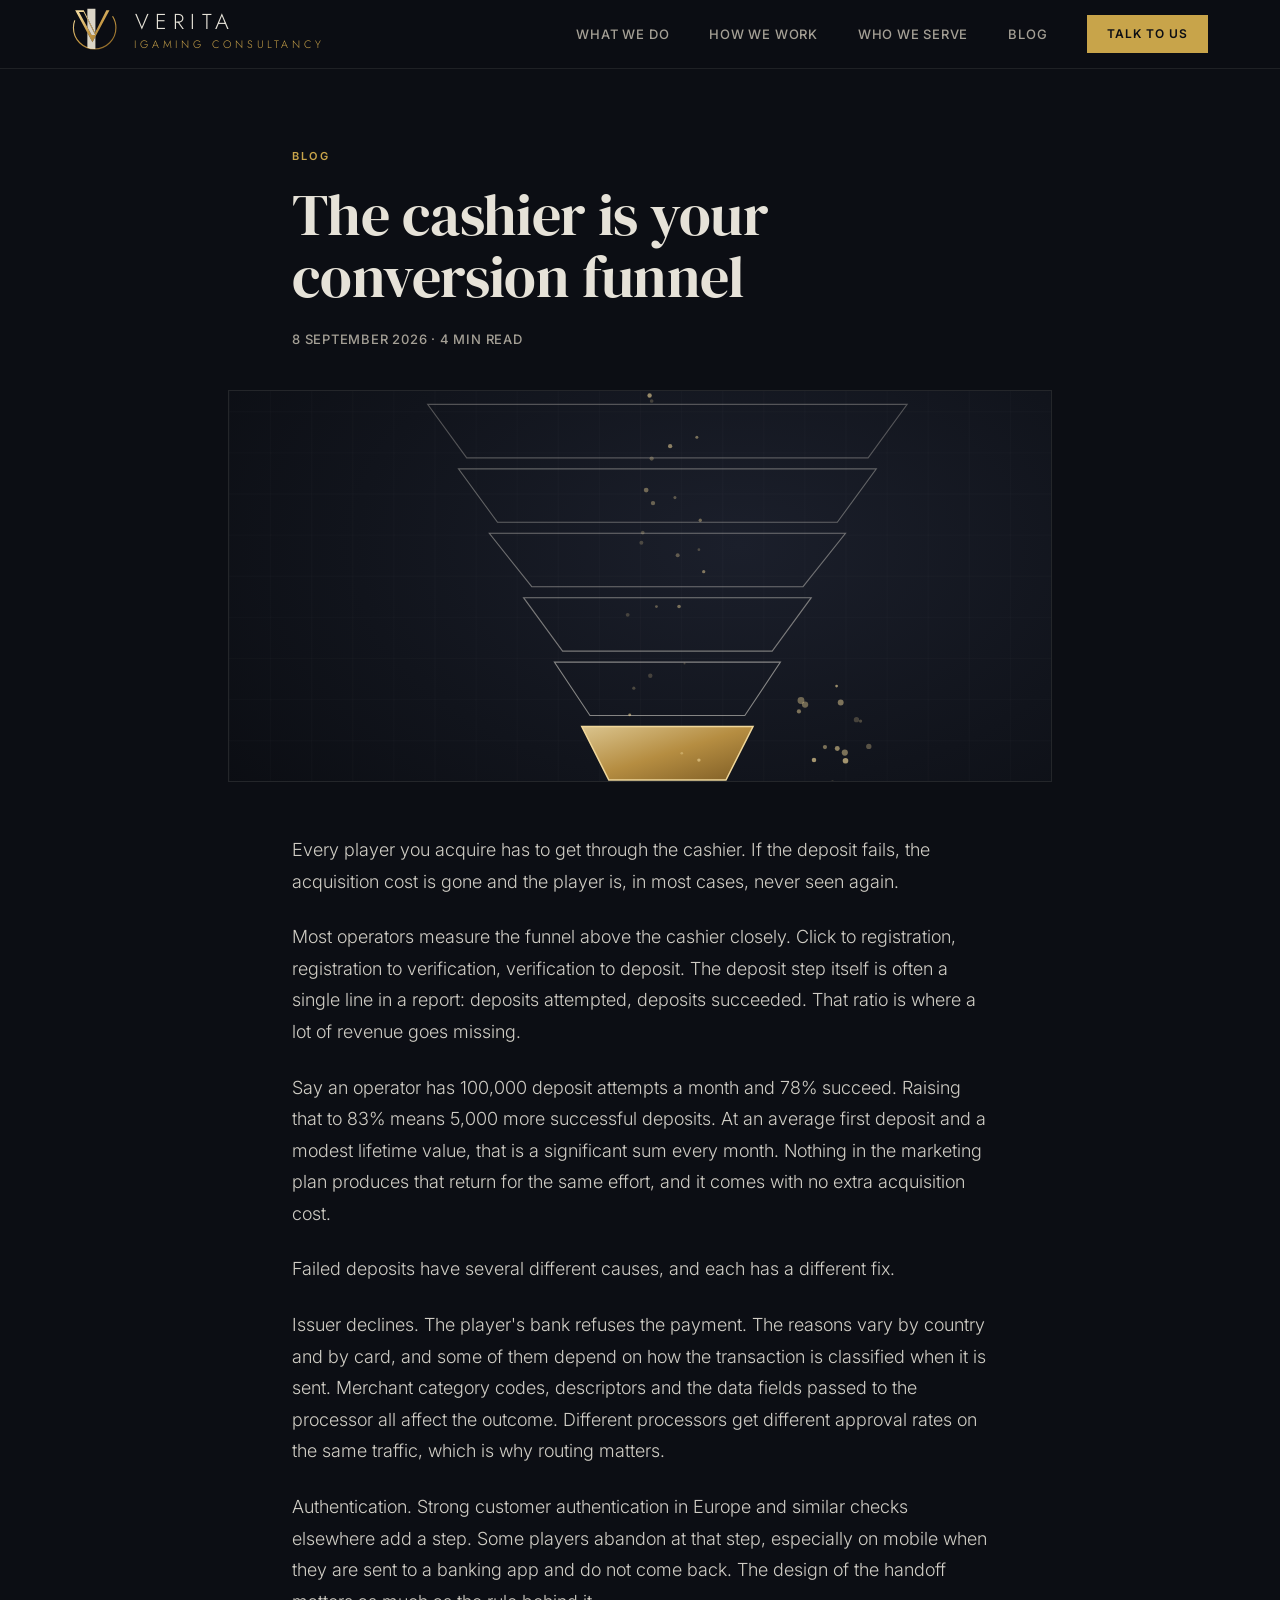
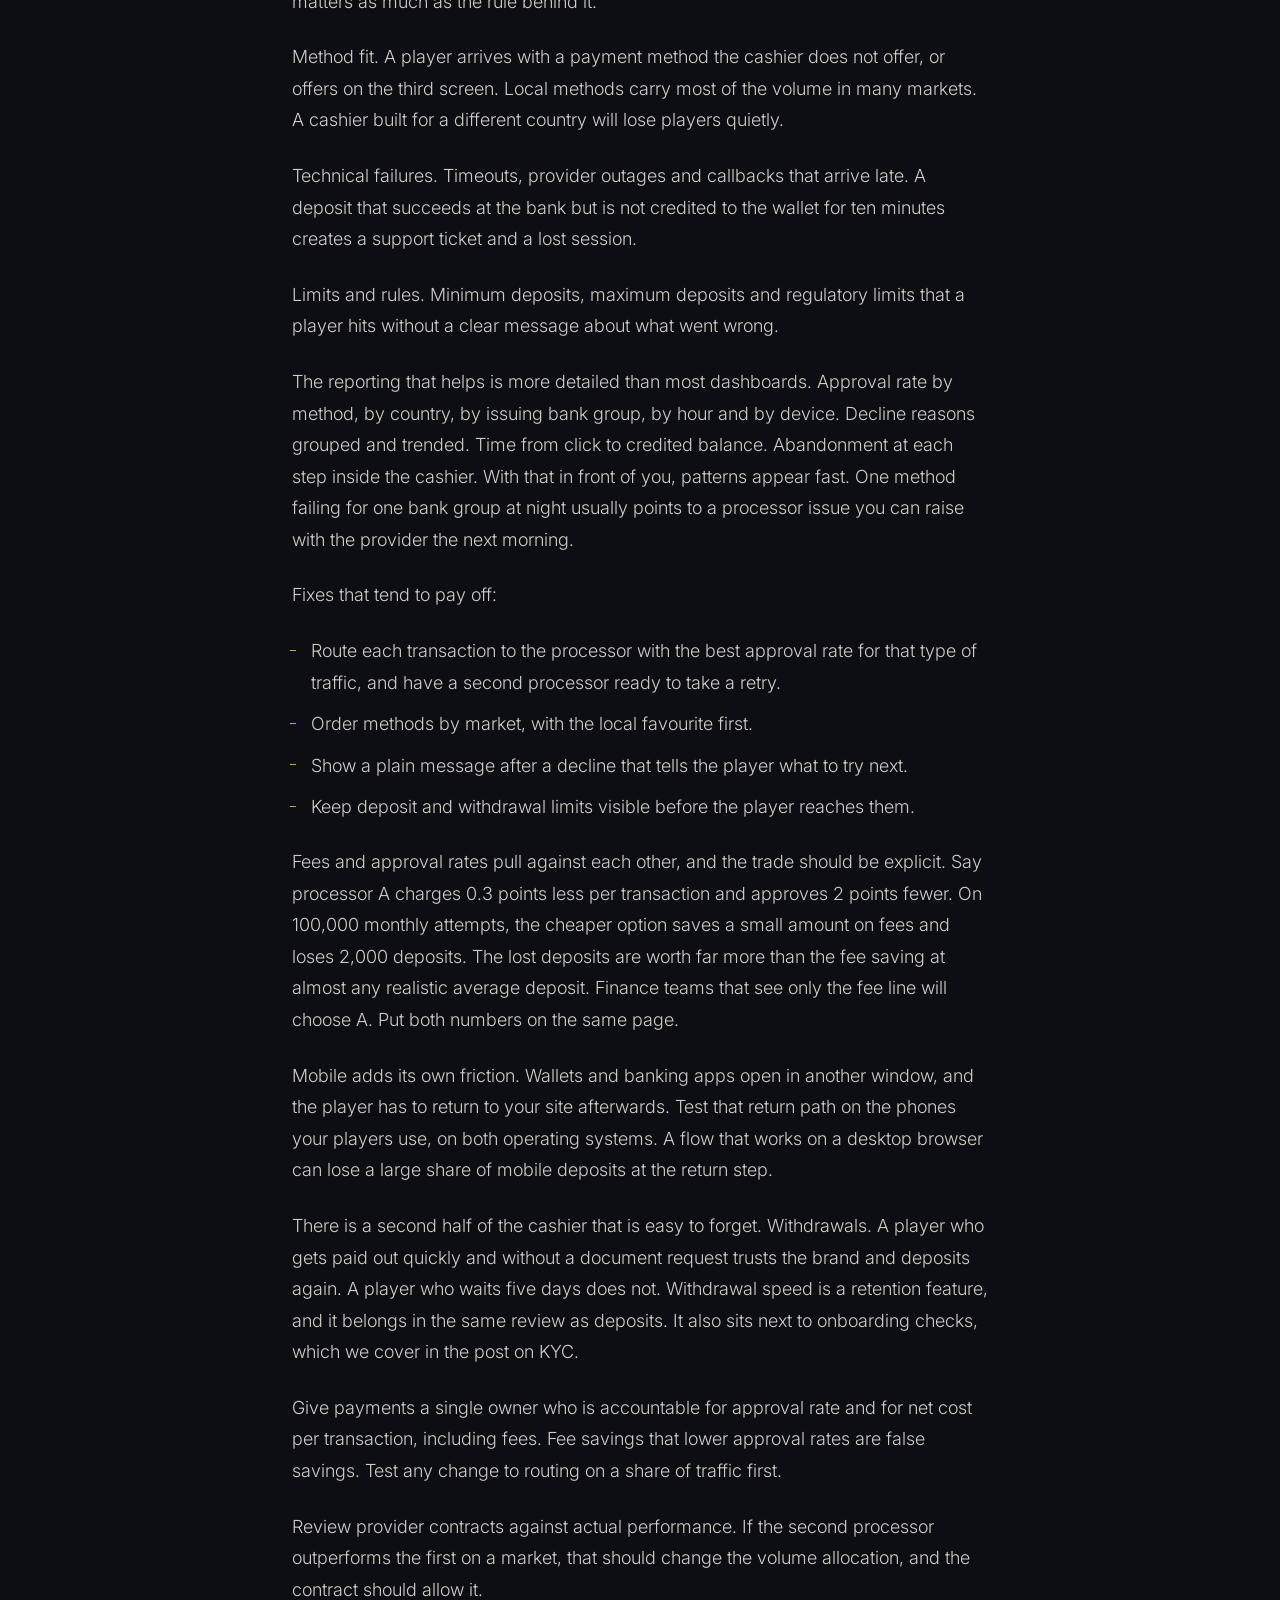
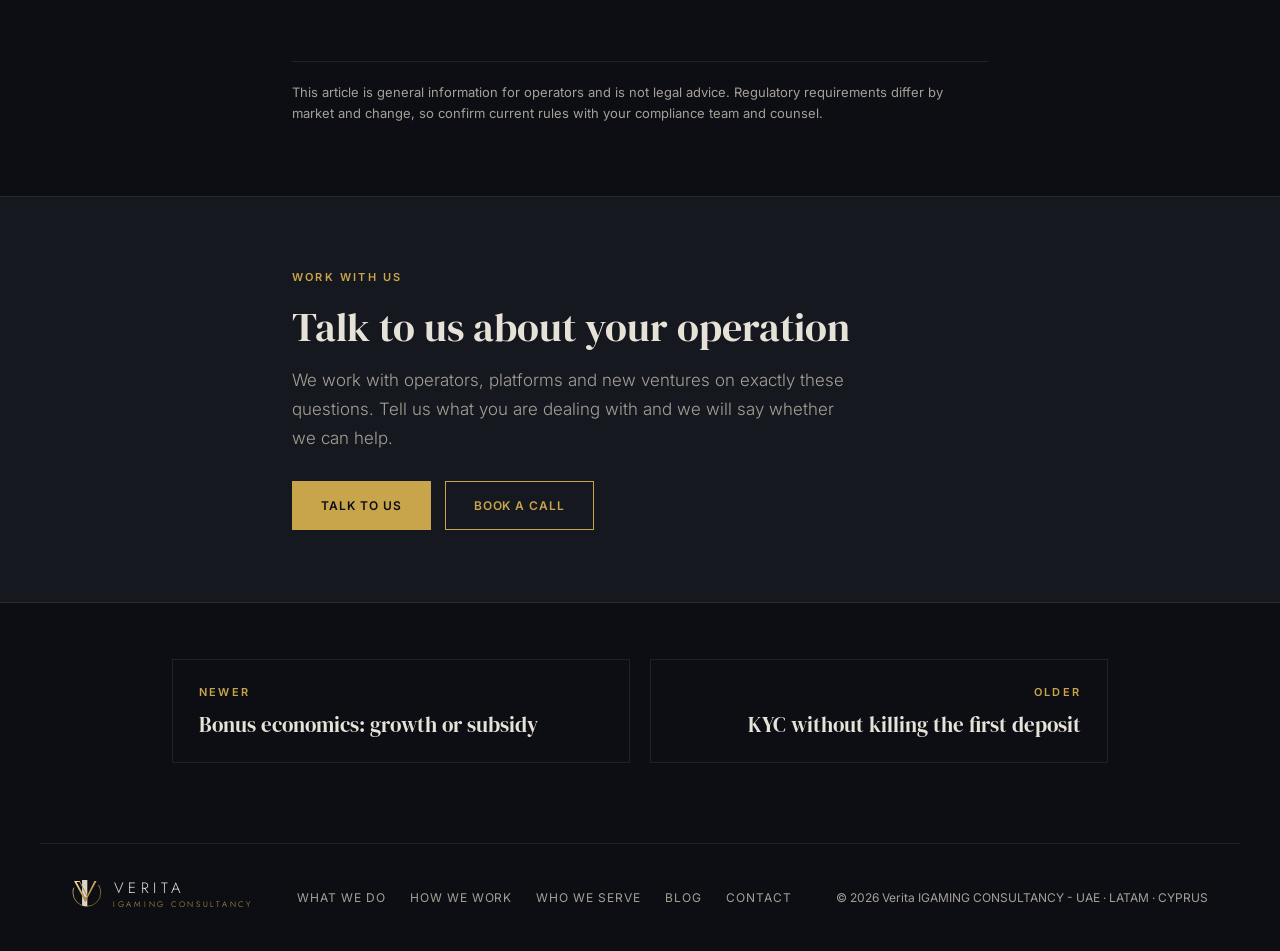
<file: blog/cashier-conversion-funnel/index.html>
<!doctype html>
<html lang="en">
<head>
<meta charset="UTF-8">
<meta name="viewport" content="width=device-width, initial-scale=1.0">
<title>The cashier is your conversion funnel | Verita IGAMING CONSULTANCY</title>
<meta name="description" content="Failed deposits are lost revenue that never appears in a campaign report. Payment approval rates deserve the same attention as acquisition cost.">
<meta name="robots" content="index, follow">
<link rel="canonical" href="https://www.verita-consult.com/blog/cashier-conversion-funnel/">
<meta property="og:type" content="article">
<meta property="og:title" content="The cashier is your conversion funnel">
<meta property="og:description" content="Failed deposits are lost revenue that never appears in a campaign report. Payment approval rates deserve the same attention as acquisition cost.">
<meta property="og:url" content="https://www.verita-consult.com/blog/cashier-conversion-funnel/">
<meta property="og:image" content="https://www.verita-consult.com/blog/covers/cashier-conversion-funnel.png">
<meta name="twitter:card" content="summary_large_image">
<meta property="article:published_time" content="2026-09-08">
<link rel="icon" type="image/png" href="/favicon.png">
<link rel="stylesheet" href="/assets/index-Bie2yWpX.css">
<style>@media (max-width:860px){.hide-mobile{display:none!important}.show-mobile{display:block!important}}
@media (min-width:861px){.show-mobile{display:none!important}}
.vp-navlink:hover{color:var(--foreground)!important}</style>
<script type="application/ld+json">{"@context": "https://schema.org", "@type": "Article", "headline": "The cashier is your conversion funnel", "description": "Failed deposits are lost revenue that never appears in a campaign report. Payment approval rates deserve the same attention as acquisition cost.", "datePublished": "2026-09-08", "image": "https://www.verita-consult.com/blog/covers/cashier-conversion-funnel.png", "mainEntityOfPage": "https://www.verita-consult.com/blog/cashier-conversion-funnel/", "author": {"@type": "Organization", "name": "Verita IGAMING CONSULTANCY"}, "publisher": {"@type": "Organization", "name": "Verita IGAMING CONSULTANCY"}}</script>
</head>
<body>
<nav style="position:fixed;top:0;left:0;right:0;z-index:50;border-bottom:1px solid var(--border);background-color:rgba(12,14,20,.94);backdrop-filter:blur(12px)">
<div style="max-width:1200px;margin:0 auto;padding:0 32px;display:flex;align-items:center;justify-content:space-between;height:68px">
<a href="/" aria-label="Verita home" style="text-decoration:none;display:block"><div style="transform: scale(1.2); transform-origin: left center;"><div class="" style="display: inline-flex; align-items: center; gap: 12px;"><span aria-hidden="true" style="display: flex; flex-shrink: 0; line-height: 0;"><svg viewBox="-0.62 -0.52 1.24 1.145" width="37.80" height="34.89" aria-hidden="true" focusable="false" style="display:block;flex-shrink:0"><defs><linearGradient id="verita-hdr-vGold" x1="-0.3" y1="-0.5" x2="0.45" y2="0.55" gradientUnits="userSpaceOnUse"><stop offset="0" stop-color="#f0d79a"></stop><stop offset=".45" stop-color="#c79a45"></stop><stop offset="1" stop-color="#8a6526"></stop></linearGradient><clipPath id="verita-hdr-vClip"><path d="M-0.534 -0.477 L-0.0606 0.395 L0.405 -0.477 L0.319 -0.477 L0.0098 0.137 L-0.299 -0.477 Z M-0.4286 -0.434 L-0.3043 -0.434 L0.0146 0.20 L-0.0844 0.20 Z" clip-rule="evenodd"></path><circle cx="0" cy="0" r=".581" fill="none" stroke="#fff" stroke-width=".0313" stroke-dasharray="2.018 1.278"></circle></clipPath></defs><path d="M-0.534 -0.477 L-0.0606 0.395 L0.405 -0.477 L0.319 -0.477 L0.0098 0.137 L-0.299 -0.477 Z M-0.4286 -0.434 L-0.3043 -0.434 L0.0146 0.20 L-0.0844 0.20 Z" fill="url(#verita-hdr-vGold)" fill-rule="evenodd"></path><circle cx="0" cy="0" r=".581" fill="none" stroke="url(#verita-hdr-vGold)" stroke-width=".0313" stroke-dasharray="2.018 1.278"></circle><g clip-path="url(#verita-hdr-vClip)"><rect class="verita-shine" x="-.20" y="-1.1" width=".22" height="2.2" fill="#fff8e6" opacity=".85"></rect></g></svg></span><div style="display: flex; flex-direction: column; gap: 3px; line-height: 1;"><span style="font-family: Jost, Montserrat, Inter, system-ui, sans-serif; font-size: 18px; font-weight: 300; letter-spacing: 0.3em; text-transform: uppercase; color: rgb(230, 226, 216); line-height: 1.15; padding-left: 0.15em;">Verita</span><span style="font-family: Jost, Montserrat, Inter, system-ui, sans-serif; font-size: 9px; font-weight: 300; letter-spacing: 0.34em; text-transform: uppercase; color: rgb(201, 162, 74); line-height: 1; padding-left: 0.17em;">IGAMING CONSULTANCY</span></div></div></div></a>
<div class="hide-mobile" style="display:flex;align-items:center;gap:40px"><a class="vp-navlink" href="/#what-we-do" style="font-size:13px;letter-spacing:.06em;text-transform:uppercase;color:var(--muted-foreground);text-decoration:none;font-weight:500;transition:color .2s">What We Do</a><a class="vp-navlink" href="/#how-we-work" style="font-size:13px;letter-spacing:.06em;text-transform:uppercase;color:var(--muted-foreground);text-decoration:none;font-weight:500;transition:color .2s">How We Work</a><a class="vp-navlink" href="/#who-we-serve" style="font-size:13px;letter-spacing:.06em;text-transform:uppercase;color:var(--muted-foreground);text-decoration:none;font-weight:500;transition:color .2s">Who We Serve</a><a class="vp-navlink" href="/#blog" style="font-size:13px;letter-spacing:.06em;text-transform:uppercase;color:var(--muted-foreground);text-decoration:none;font-weight:500;transition:color .2s">Blog</a><a href="/#contact" style="font-size:12px;letter-spacing:.08em;text-transform:uppercase;font-weight:600;color:var(--primary-foreground);background-color:var(--accent);padding:9px 20px;text-decoration:none">Talk to us</a></div>
<button id="vp-menu-btn" class="show-mobile" aria-label="Menu" aria-expanded="false" aria-controls="vp-menu" style="background:none;border:none;color:var(--foreground);cursor:pointer;padding:4px"><svg width="22" height="16" viewBox="0 0 22 16" fill="none"><line x1="0" y1="1" x2="22" y2="1" stroke="currentColor" stroke-width="1.5"/><line x1="0" y1="8" x2="22" y2="8" stroke="currentColor" stroke-width="1.5"/><line x1="0" y1="15" x2="22" y2="15" stroke="currentColor" stroke-width="1.5"/></svg></button>
</div>
<div id="vp-menu" hidden style="border-top:1px solid var(--border);background-color:var(--background);padding:20px 32px 28px"><a href="/#what-we-do" style="display:block;padding:12px 0;font-size:14px;letter-spacing:.06em;text-transform:uppercase;color:var(--muted-foreground);text-decoration:none;border-bottom:1px solid var(--border)">What We Do</a><a href="/#how-we-work" style="display:block;padding:12px 0;font-size:14px;letter-spacing:.06em;text-transform:uppercase;color:var(--muted-foreground);text-decoration:none;border-bottom:1px solid var(--border)">How We Work</a><a href="/#who-we-serve" style="display:block;padding:12px 0;font-size:14px;letter-spacing:.06em;text-transform:uppercase;color:var(--muted-foreground);text-decoration:none;border-bottom:1px solid var(--border)">Who We Serve</a><a href="/#blog" style="display:block;padding:12px 0;font-size:14px;letter-spacing:.06em;text-transform:uppercase;color:var(--muted-foreground);text-decoration:none;border-bottom:1px solid var(--border)">Blog</a><a href="/#contact" style="display:inline-block;margin-top:20px;font-size:12px;letter-spacing:.08em;text-transform:uppercase;font-weight:600;color:var(--primary-foreground);background-color:var(--accent);padding:10px 22px;text-decoration:none">Talk to us</a></div>
</nav>
<main>
<article class="vp-wrap">
<p class="vp-eyebrow"><a href="/#blog">Blog</a></p>
<h1 class="vp-title font-display">The cashier is your conversion funnel</h1>
<p class="vp-meta"><time datetime="2026-09-08">8 September 2026</time><span aria-hidden="true"> &middot; </span>4 min read</p>
<div class="vp-cover"><img src="/blog/covers/cashier-conversion-funnel.svg" width="1200" height="750" alt=""></div>
<div class="vp-body">
<p>Every player you acquire has to get through the cashier. If the deposit fails, the acquisition cost is gone and the player is, in most cases, never seen again.</p>
<p>Most operators measure the funnel above the cashier closely. Click to registration, registration to verification, verification to deposit. The deposit step itself is often a single line in a report: deposits attempted, deposits succeeded. That ratio is where a lot of revenue goes missing.</p>
<p>Say an operator has 100,000 deposit attempts a month and 78% succeed. Raising that to 83% means 5,000 more successful deposits. At an average first deposit and a modest lifetime value, that is a significant sum every month. Nothing in the marketing plan produces that return for the same effort, and it comes with no extra acquisition cost.</p>
<p>Failed deposits have several different causes, and each has a different fix.</p>
<p>Issuer declines. The player's bank refuses the payment. The reasons vary by country and by card, and some of them depend on how the transaction is classified when it is sent. Merchant category codes, descriptors and the data fields passed to the processor all affect the outcome. Different processors get different approval rates on the same traffic, which is why routing matters.</p>
<p>Authentication. Strong customer authentication in Europe and similar checks elsewhere add a step. Some players abandon at that step, especially on mobile when they are sent to a banking app and do not come back. The design of the handoff matters as much as the rule behind it.</p>
<p>Method fit. A player arrives with a payment method the cashier does not offer, or offers on the third screen. Local methods carry most of the volume in many markets. A cashier built for a different country will lose players quietly.</p>
<p>Technical failures. Timeouts, provider outages and callbacks that arrive late. A deposit that succeeds at the bank but is not credited to the wallet for ten minutes creates a support ticket and a lost session.</p>
<p>Limits and rules. Minimum deposits, maximum deposits and regulatory limits that a player hits without a clear message about what went wrong.</p>
<p>The reporting that helps is more detailed than most dashboards. Approval rate by method, by country, by issuing bank group, by hour and by device. Decline reasons grouped and trended. Time from click to credited balance. Abandonment at each step inside the cashier. With that in front of you, patterns appear fast. One method failing for one bank group at night usually points to a processor issue you can raise with the provider the next morning.</p>
<p>Fixes that tend to pay off:</p>
<ul><li>Route each transaction to the processor with the best approval rate for that type of traffic, and have a second processor ready to take a retry.</li><li>Order methods by market, with the local favourite first.</li><li>Show a plain message after a decline that tells the player what to try next.</li><li>Keep deposit and withdrawal limits visible before the player reaches them.</li></ul>
<p>Fees and approval rates pull against each other, and the trade should be explicit. Say processor A charges 0.3 points less per transaction and approves 2 points fewer. On 100,000 monthly attempts, the cheaper option saves a small amount on fees and loses 2,000 deposits. The lost deposits are worth far more than the fee saving at almost any realistic average deposit. Finance teams that see only the fee line will choose A. Put both numbers on the same page.</p>
<p>Mobile adds its own friction. Wallets and banking apps open in another window, and the player has to return to your site afterwards. Test that return path on the phones your players use, on both operating systems. A flow that works on a desktop browser can lose a large share of mobile deposits at the return step.</p>
<p>There is a second half of the cashier that is easy to forget. Withdrawals. A player who gets paid out quickly and without a document request trusts the brand and deposits again. A player who waits five days does not. Withdrawal speed is a retention feature, and it belongs in the same review as deposits. It also sits next to onboarding checks, which we cover in the post on KYC.</p>
<p>Give payments a single owner who is accountable for approval rate and for net cost per transaction, including fees. Fee savings that lower approval rates are false savings. Test any change to routing on a share of traffic first.</p>
<p>Review provider contracts against actual performance. If the second processor outperforms the first on a market, that should change the volume allocation, and the contract should allow it.</p>
</div>
<p class="vp-note">This article is general information for operators and is not legal advice. Regulatory requirements differ by market and change, so confirm current rules with your compliance team and counsel.</p>
</article>
<section class="vp-cta"><div class="vp-cta-in">
<p class="vp-eyebrow">Work with us</p>
<h2 class="font-display">Talk to us about your operation</h2>
<p>We work with operators, platforms and new ventures on exactly these questions. Tell us what you are dealing with and we will say whether we can help.</p>
<div class="vp-cta-btns"><a class="vp-btn" href="/#contact">Talk to us</a><a class="vp-btn vp-btn-o" href="https://calendly.com/verita-consult" rel="noopener" target="_blank">Book a call</a></div>
</div></section>
<nav class="vp-pns" aria-label="More posts"><a class="vp-pn" href="/blog/bonus-economics/"><span class="vp-pn-l">Newer</span><span class="vp-pn-t font-display">Bonus economics: growth or subsidy</span></a><a class="vp-pn" href="/blog/kyc-onboarding-friction/"><span class="vp-pn-l">Older</span><span class="vp-pn-t font-display">KYC without killing the first deposit</span></a></nav>
</main>
<footer style="border-top:1px solid var(--border);padding:36px 32px;display:flex;align-items:center;justify-content:space-between;flex-wrap:wrap;gap:16px;max-width:1200px;margin:0 auto">
<a href="/" aria-label="Verita home" style="text-decoration:none;display:block"><div class="" style="display: inline-flex; align-items: center; gap: 10px;"><span aria-hidden="true" style="display: flex; flex-shrink: 0; line-height: 0;"><svg viewBox="-0.62 -0.52 1.24 1.145" width="29.70" height="27.41" aria-hidden="true" focusable="false" style="display:block;flex-shrink:0"><defs><linearGradient id="verita-hdr-vGold" x1="-0.3" y1="-0.5" x2="0.45" y2="0.55" gradientUnits="userSpaceOnUse"><stop offset="0" stop-color="#f0d79a"></stop><stop offset=".45" stop-color="#c79a45"></stop><stop offset="1" stop-color="#8a6526"></stop></linearGradient><clipPath id="verita-hdr-vClip"><path d="M-0.534 -0.477 L-0.0606 0.395 L0.405 -0.477 L0.319 -0.477 L0.0098 0.137 L-0.299 -0.477 Z M-0.4286 -0.434 L-0.3043 -0.434 L0.0146 0.20 L-0.0844 0.20 Z" clip-rule="evenodd"></path><circle cx="0" cy="0" r=".581" fill="none" stroke="#fff" stroke-width=".0313" stroke-dasharray="2.018 1.278"></circle></clipPath></defs><path d="M-0.534 -0.477 L-0.0606 0.395 L0.405 -0.477 L0.319 -0.477 L0.0098 0.137 L-0.299 -0.477 Z M-0.4286 -0.434 L-0.3043 -0.434 L0.0146 0.20 L-0.0844 0.20 Z" fill="url(#verita-hdr-vGold)" fill-rule="evenodd"></path><circle cx="0" cy="0" r=".581" fill="none" stroke="url(#verita-hdr-vGold)" stroke-width=".0313" stroke-dasharray="2.018 1.278"></circle><g clip-path="url(#verita-hdr-vClip)"><rect class="verita-shine" x="-.20" y="-1.1" width=".22" height="2.2" fill="#fff8e6" opacity=".85"></rect></g></svg></span><div style="display: flex; flex-direction: column; gap: 3px; line-height: 1;"><span style="font-family: Jost, Montserrat, Inter, system-ui, sans-serif; font-size: 15px; font-weight: 300; letter-spacing: 0.3em; text-transform: uppercase; color: rgb(230, 226, 216); line-height: 1.15; padding-left: 0.15em;">Verita</span><span style="font-family: Jost, Montserrat, Inter, system-ui, sans-serif; font-size: 8px; font-weight: 300; letter-spacing: 0.34em; text-transform: uppercase; color: rgb(201, 162, 74); line-height: 1; padding-left: 0.17em;">IGAMING CONSULTANCY</span></div></div></a>
<nav aria-label="Footer" style="display:flex;flex-wrap:wrap;gap:8px 24px"><a href="/#what-we-do" style="font-size:12px;letter-spacing:.08em;text-transform:uppercase;color:var(--muted-foreground);text-decoration:none">What We Do</a><a href="/#how-we-work" style="font-size:12px;letter-spacing:.08em;text-transform:uppercase;color:var(--muted-foreground);text-decoration:none">How We Work</a><a href="/#who-we-serve" style="font-size:12px;letter-spacing:.08em;text-transform:uppercase;color:var(--muted-foreground);text-decoration:none">Who We Serve</a><a href="/#blog" style="font-size:12px;letter-spacing:.08em;text-transform:uppercase;color:var(--muted-foreground);text-decoration:none">Blog</a><a href="/#contact" style="font-size:12px;letter-spacing:.08em;text-transform:uppercase;color:var(--muted-foreground);text-decoration:none">Contact</a></nav>
<p style="font-size:12px;color:var(--muted-foreground)">&copy; 2026 Verita IGAMING CONSULTANCY - UAE &middot; LATAM &middot; CYPRUS</p>
</footer>
<script>
(function(){var b=document.getElementById('vp-menu-btn'),m=document.getElementById('vp-menu');if(!b||!m)return;
var ic=b.innerHTML,x='<svg width="22" height="16" viewBox="0 0 22 16" fill="none"><line x1="1" y1="1" x2="21" y2="15" stroke="currentColor" stroke-width="1.5"/><line x1="21" y1="1" x2="1" y2="15" stroke="currentColor" stroke-width="1.5"/></svg>';
function set(o){m.hidden=!o;b.setAttribute('aria-expanded',o?'true':'false');b.innerHTML=o?x:ic}
b.addEventListener('click',function(){set(m.hidden)});
m.addEventListener('click',function(e){if(e.target.tagName==='A')set(false)});
document.addEventListener('keydown',function(e){if(e.key==='Escape')set(false)});})();
</script>
</body>
</html>
</file>
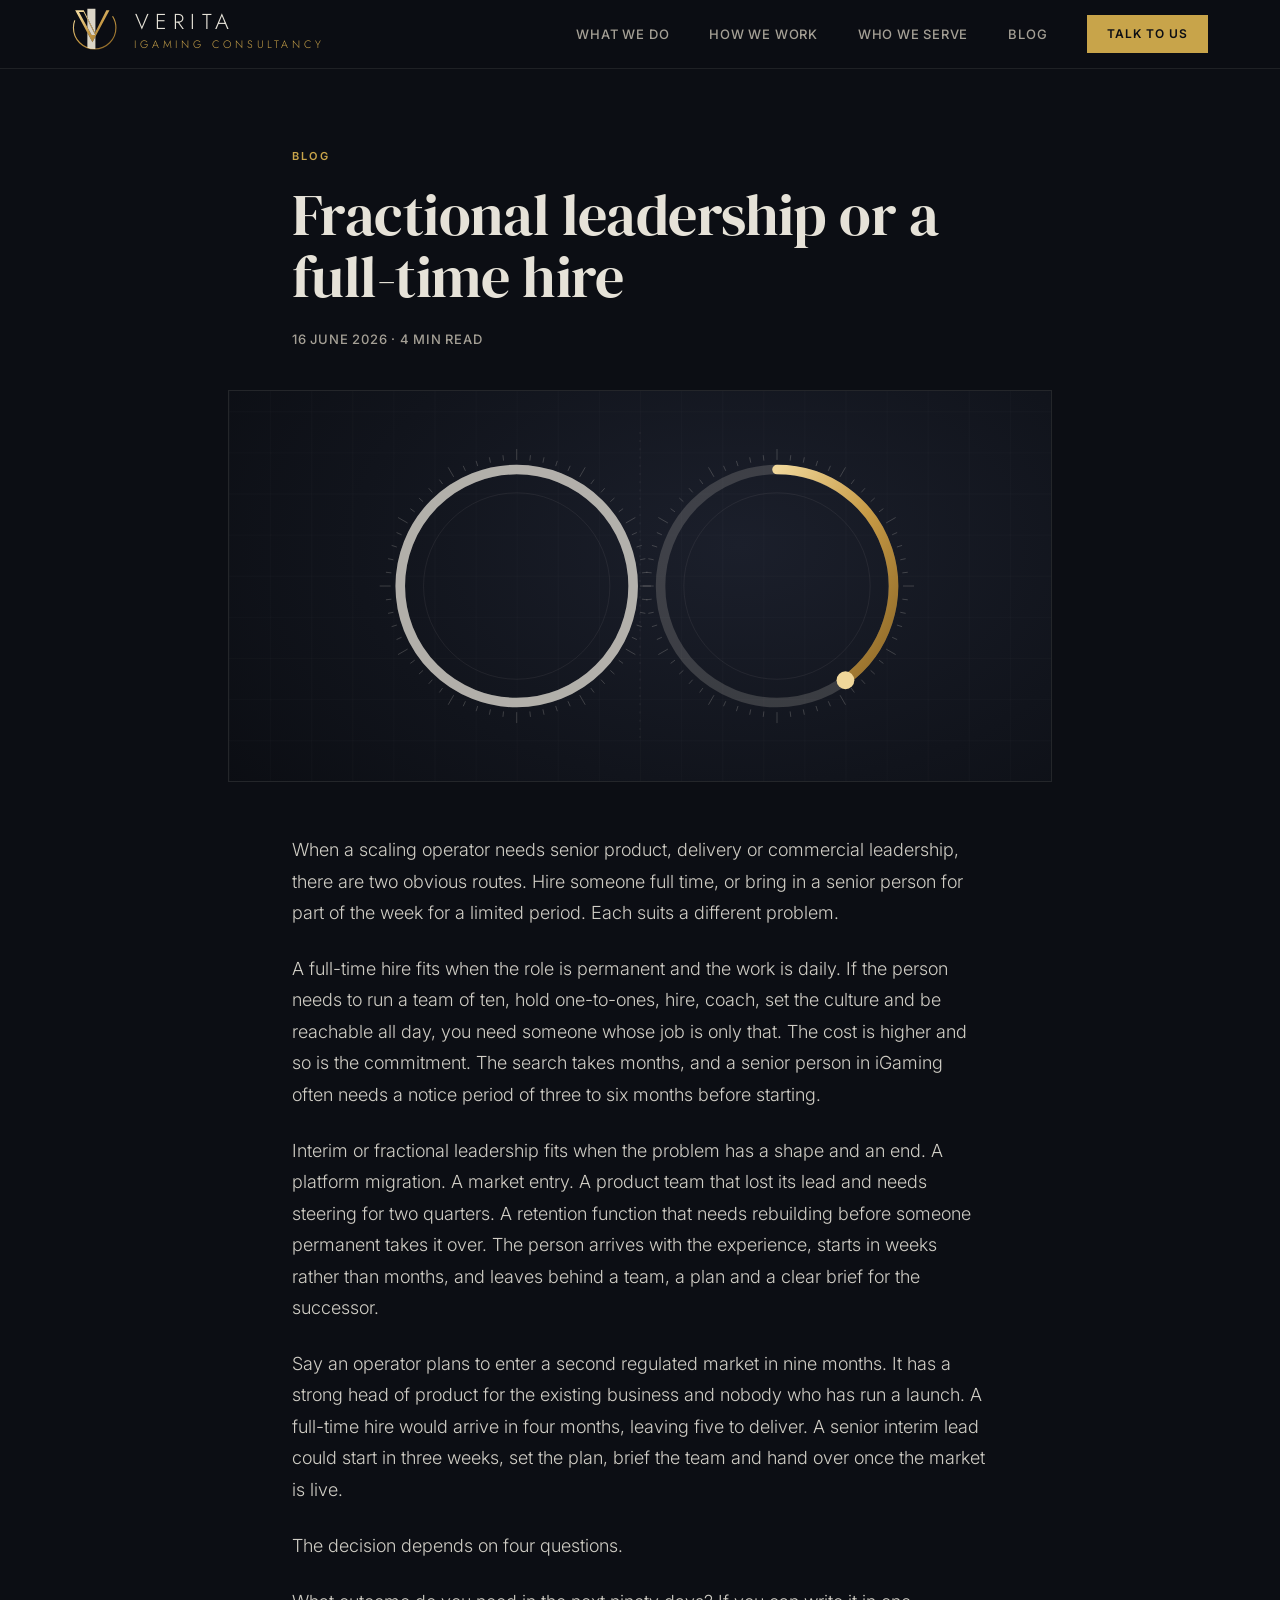
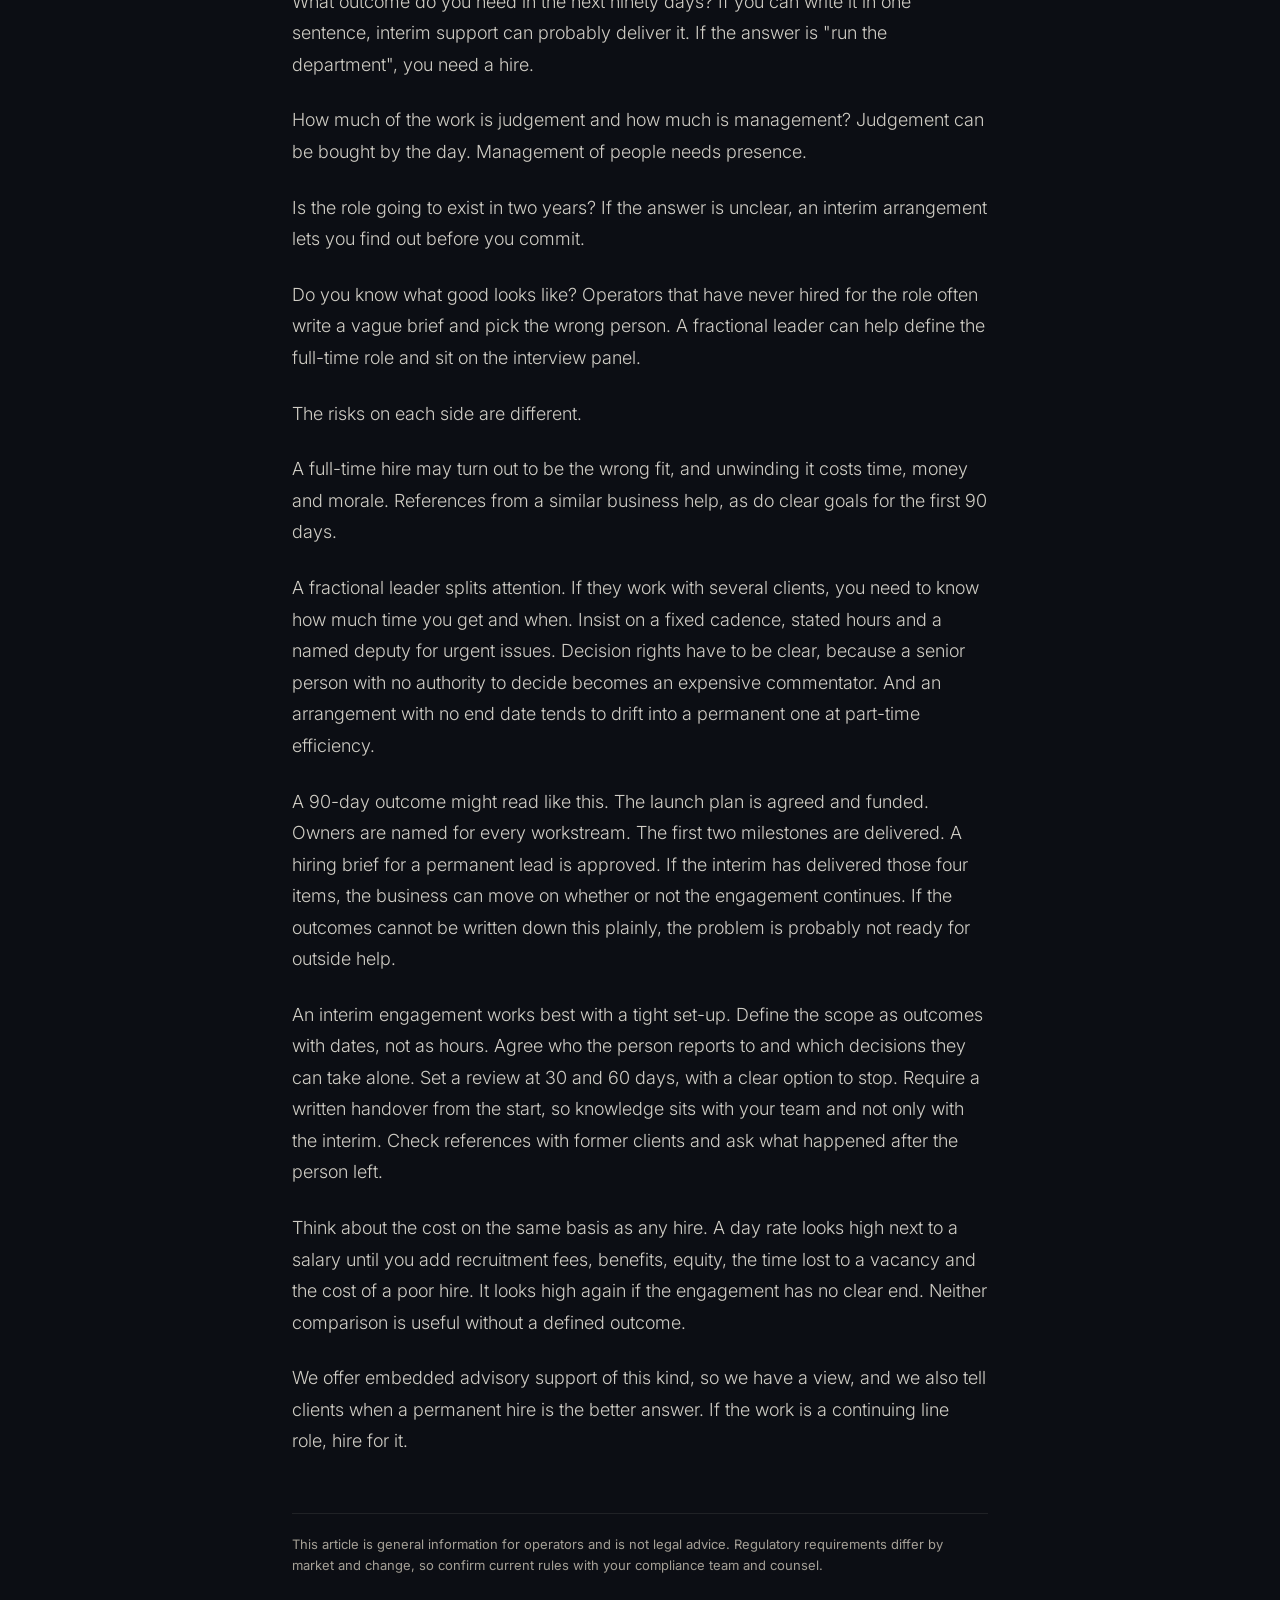
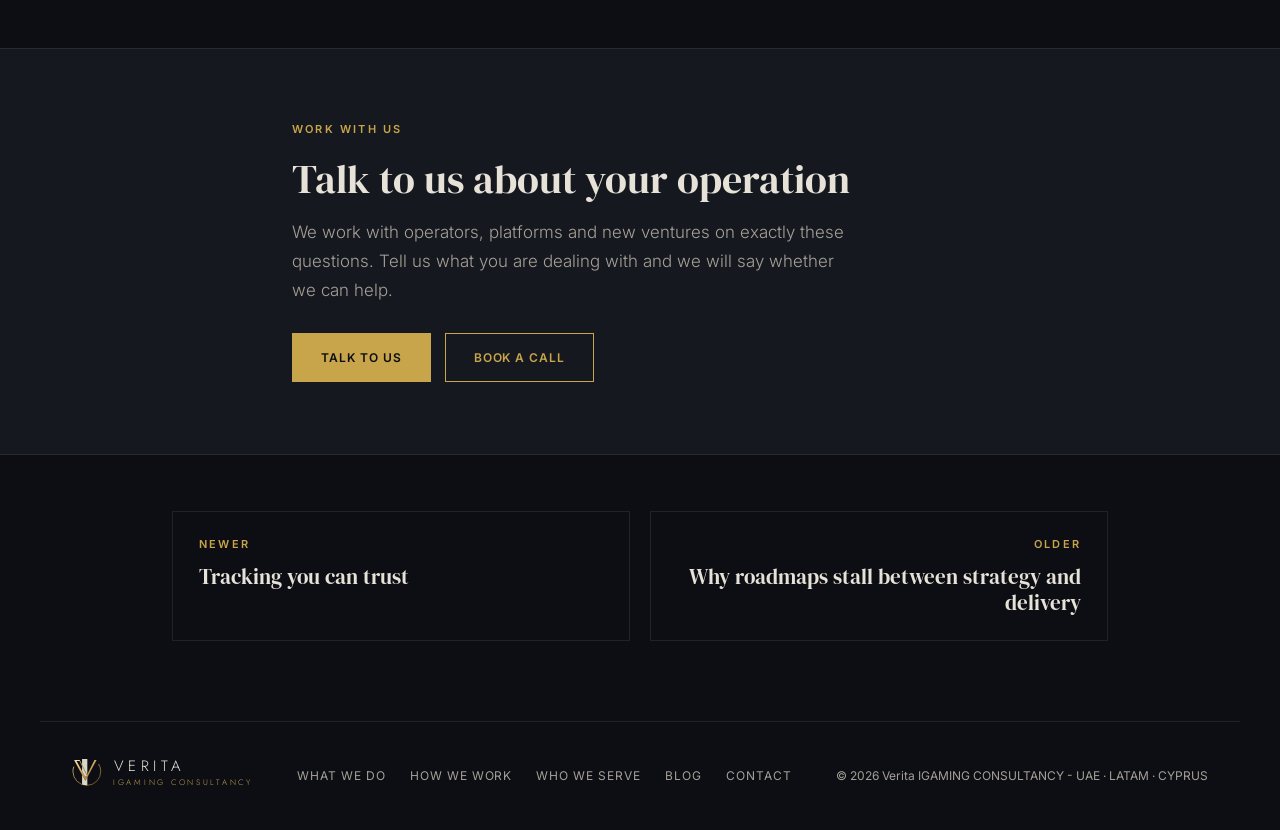
<file: blog/fractional-vs-full-time-leadership/index.html>
<!doctype html>
<html lang="en">
<head>
<meta charset="UTF-8">
<meta name="viewport" content="width=device-width, initial-scale=1.0">
<title>Fractional leadership or a full-time hire | Verita IGAMING CONSULTANCY</title>
<meta name="description" content="Senior interim support suits defined problems with an end date. A full-time hire suits work that needs daily line management. How to choose.">
<meta name="robots" content="index, follow">
<link rel="canonical" href="https://www.verita-consult.com/blog/fractional-vs-full-time-leadership/">
<meta property="og:type" content="article">
<meta property="og:title" content="Fractional leadership or a full-time hire">
<meta property="og:description" content="Senior interim support suits defined problems with an end date. A full-time hire suits work that needs daily line management. How to choose.">
<meta property="og:url" content="https://www.verita-consult.com/blog/fractional-vs-full-time-leadership/">
<meta property="og:image" content="https://www.verita-consult.com/blog/covers/fractional-vs-full-time-leadership.png">
<meta name="twitter:card" content="summary_large_image">
<meta property="article:published_time" content="2026-06-16">
<link rel="icon" type="image/png" href="/favicon.png">
<link rel="stylesheet" href="/assets/index-Bie2yWpX.css">
<style>@media (max-width:860px){.hide-mobile{display:none!important}.show-mobile{display:block!important}}
@media (min-width:861px){.show-mobile{display:none!important}}
.vp-navlink:hover{color:var(--foreground)!important}</style>
<script type="application/ld+json">{"@context": "https://schema.org", "@type": "Article", "headline": "Fractional leadership or a full-time hire", "description": "Senior interim support suits defined problems with an end date. A full-time hire suits work that needs daily line management. How to choose.", "datePublished": "2026-06-16", "image": "https://www.verita-consult.com/blog/covers/fractional-vs-full-time-leadership.png", "mainEntityOfPage": "https://www.verita-consult.com/blog/fractional-vs-full-time-leadership/", "author": {"@type": "Organization", "name": "Verita IGAMING CONSULTANCY"}, "publisher": {"@type": "Organization", "name": "Verita IGAMING CONSULTANCY"}}</script>
</head>
<body>
<nav style="position:fixed;top:0;left:0;right:0;z-index:50;border-bottom:1px solid var(--border);background-color:rgba(12,14,20,.94);backdrop-filter:blur(12px)">
<div style="max-width:1200px;margin:0 auto;padding:0 32px;display:flex;align-items:center;justify-content:space-between;height:68px">
<a href="/" aria-label="Verita home" style="text-decoration:none;display:block"><div style="transform: scale(1.2); transform-origin: left center;"><div class="" style="display: inline-flex; align-items: center; gap: 12px;"><span aria-hidden="true" style="display: flex; flex-shrink: 0; line-height: 0;"><svg viewBox="-0.62 -0.52 1.24 1.145" width="37.80" height="34.89" aria-hidden="true" focusable="false" style="display:block;flex-shrink:0"><defs><linearGradient id="verita-hdr-vGold" x1="-0.3" y1="-0.5" x2="0.45" y2="0.55" gradientUnits="userSpaceOnUse"><stop offset="0" stop-color="#f0d79a"></stop><stop offset=".45" stop-color="#c79a45"></stop><stop offset="1" stop-color="#8a6526"></stop></linearGradient><clipPath id="verita-hdr-vClip"><path d="M-0.534 -0.477 L-0.0606 0.395 L0.405 -0.477 L0.319 -0.477 L0.0098 0.137 L-0.299 -0.477 Z M-0.4286 -0.434 L-0.3043 -0.434 L0.0146 0.20 L-0.0844 0.20 Z" clip-rule="evenodd"></path><circle cx="0" cy="0" r=".581" fill="none" stroke="#fff" stroke-width=".0313" stroke-dasharray="2.018 1.278"></circle></clipPath></defs><path d="M-0.534 -0.477 L-0.0606 0.395 L0.405 -0.477 L0.319 -0.477 L0.0098 0.137 L-0.299 -0.477 Z M-0.4286 -0.434 L-0.3043 -0.434 L0.0146 0.20 L-0.0844 0.20 Z" fill="url(#verita-hdr-vGold)" fill-rule="evenodd"></path><circle cx="0" cy="0" r=".581" fill="none" stroke="url(#verita-hdr-vGold)" stroke-width=".0313" stroke-dasharray="2.018 1.278"></circle><g clip-path="url(#verita-hdr-vClip)"><rect class="verita-shine" x="-.20" y="-1.1" width=".22" height="2.2" fill="#fff8e6" opacity=".85"></rect></g></svg></span><div style="display: flex; flex-direction: column; gap: 3px; line-height: 1;"><span style="font-family: Jost, Montserrat, Inter, system-ui, sans-serif; font-size: 18px; font-weight: 300; letter-spacing: 0.3em; text-transform: uppercase; color: rgb(230, 226, 216); line-height: 1.15; padding-left: 0.15em;">Verita</span><span style="font-family: Jost, Montserrat, Inter, system-ui, sans-serif; font-size: 9px; font-weight: 300; letter-spacing: 0.34em; text-transform: uppercase; color: rgb(201, 162, 74); line-height: 1; padding-left: 0.17em;">IGAMING CONSULTANCY</span></div></div></div></a>
<div class="hide-mobile" style="display:flex;align-items:center;gap:40px"><a class="vp-navlink" href="/#what-we-do" style="font-size:13px;letter-spacing:.06em;text-transform:uppercase;color:var(--muted-foreground);text-decoration:none;font-weight:500;transition:color .2s">What We Do</a><a class="vp-navlink" href="/#how-we-work" style="font-size:13px;letter-spacing:.06em;text-transform:uppercase;color:var(--muted-foreground);text-decoration:none;font-weight:500;transition:color .2s">How We Work</a><a class="vp-navlink" href="/#who-we-serve" style="font-size:13px;letter-spacing:.06em;text-transform:uppercase;color:var(--muted-foreground);text-decoration:none;font-weight:500;transition:color .2s">Who We Serve</a><a class="vp-navlink" href="/#blog" style="font-size:13px;letter-spacing:.06em;text-transform:uppercase;color:var(--muted-foreground);text-decoration:none;font-weight:500;transition:color .2s">Blog</a><a href="/#contact" style="font-size:12px;letter-spacing:.08em;text-transform:uppercase;font-weight:600;color:var(--primary-foreground);background-color:var(--accent);padding:9px 20px;text-decoration:none">Talk to us</a></div>
<button id="vp-menu-btn" class="show-mobile" aria-label="Menu" aria-expanded="false" aria-controls="vp-menu" style="background:none;border:none;color:var(--foreground);cursor:pointer;padding:4px"><svg width="22" height="16" viewBox="0 0 22 16" fill="none"><line x1="0" y1="1" x2="22" y2="1" stroke="currentColor" stroke-width="1.5"/><line x1="0" y1="8" x2="22" y2="8" stroke="currentColor" stroke-width="1.5"/><line x1="0" y1="15" x2="22" y2="15" stroke="currentColor" stroke-width="1.5"/></svg></button>
</div>
<div id="vp-menu" hidden style="border-top:1px solid var(--border);background-color:var(--background);padding:20px 32px 28px"><a href="/#what-we-do" style="display:block;padding:12px 0;font-size:14px;letter-spacing:.06em;text-transform:uppercase;color:var(--muted-foreground);text-decoration:none;border-bottom:1px solid var(--border)">What We Do</a><a href="/#how-we-work" style="display:block;padding:12px 0;font-size:14px;letter-spacing:.06em;text-transform:uppercase;color:var(--muted-foreground);text-decoration:none;border-bottom:1px solid var(--border)">How We Work</a><a href="/#who-we-serve" style="display:block;padding:12px 0;font-size:14px;letter-spacing:.06em;text-transform:uppercase;color:var(--muted-foreground);text-decoration:none;border-bottom:1px solid var(--border)">Who We Serve</a><a href="/#blog" style="display:block;padding:12px 0;font-size:14px;letter-spacing:.06em;text-transform:uppercase;color:var(--muted-foreground);text-decoration:none;border-bottom:1px solid var(--border)">Blog</a><a href="/#contact" style="display:inline-block;margin-top:20px;font-size:12px;letter-spacing:.08em;text-transform:uppercase;font-weight:600;color:var(--primary-foreground);background-color:var(--accent);padding:10px 22px;text-decoration:none">Talk to us</a></div>
</nav>
<main>
<article class="vp-wrap">
<p class="vp-eyebrow"><a href="/#blog">Blog</a></p>
<h1 class="vp-title font-display">Fractional leadership or a full-time hire</h1>
<p class="vp-meta"><time datetime="2026-06-16">16 June 2026</time><span aria-hidden="true"> &middot; </span>4 min read</p>
<div class="vp-cover"><img src="/blog/covers/fractional-vs-full-time-leadership.svg" width="1200" height="750" alt=""></div>
<div class="vp-body">
<p>When a scaling operator needs senior product, delivery or commercial leadership, there are two obvious routes. Hire someone full time, or bring in a senior person for part of the week for a limited period. Each suits a different problem.</p>
<p>A full-time hire fits when the role is permanent and the work is daily. If the person needs to run a team of ten, hold one-to-ones, hire, coach, set the culture and be reachable all day, you need someone whose job is only that. The cost is higher and so is the commitment. The search takes months, and a senior person in iGaming often needs a notice period of three to six months before starting.</p>
<p>Interim or fractional leadership fits when the problem has a shape and an end. A platform migration. A market entry. A product team that lost its lead and needs steering for two quarters. A retention function that needs rebuilding before someone permanent takes it over. The person arrives with the experience, starts in weeks rather than months, and leaves behind a team, a plan and a clear brief for the successor.</p>
<p>Say an operator plans to enter a second regulated market in nine months. It has a strong head of product for the existing business and nobody who has run a launch. A full-time hire would arrive in four months, leaving five to deliver. A senior interim lead could start in three weeks, set the plan, brief the team and hand over once the market is live.</p>
<p>The decision depends on four questions.</p>
<p>What outcome do you need in the next ninety days? If you can write it in one sentence, interim support can probably deliver it. If the answer is "run the department", you need a hire.</p>
<p>How much of the work is judgement and how much is management? Judgement can be bought by the day. Management of people needs presence.</p>
<p>Is the role going to exist in two years? If the answer is unclear, an interim arrangement lets you find out before you commit.</p>
<p>Do you know what good looks like? Operators that have never hired for the role often write a vague brief and pick the wrong person. A fractional leader can help define the full-time role and sit on the interview panel.</p>
<p>The risks on each side are different.</p>
<p>A full-time hire may turn out to be the wrong fit, and unwinding it costs time, money and morale. References from a similar business help, as do clear goals for the first 90 days.</p>
<p>A fractional leader splits attention. If they work with several clients, you need to know how much time you get and when. Insist on a fixed cadence, stated hours and a named deputy for urgent issues. Decision rights have to be clear, because a senior person with no authority to decide becomes an expensive commentator. And an arrangement with no end date tends to drift into a permanent one at part-time efficiency.</p>
<p>A 90-day outcome might read like this. The launch plan is agreed and funded. Owners are named for every workstream. The first two milestones are delivered. A hiring brief for a permanent lead is approved. If the interim has delivered those four items, the business can move on whether or not the engagement continues. If the outcomes cannot be written down this plainly, the problem is probably not ready for outside help.</p>
<p>An interim engagement works best with a tight set-up. Define the scope as outcomes with dates, not as hours. Agree who the person reports to and which decisions they can take alone. Set a review at 30 and 60 days, with a clear option to stop. Require a written handover from the start, so knowledge sits with your team and not only with the interim. Check references with former clients and ask what happened after the person left.</p>
<p>Think about the cost on the same basis as any hire. A day rate looks high next to a salary until you add recruitment fees, benefits, equity, the time lost to a vacancy and the cost of a poor hire. It looks high again if the engagement has no clear end. Neither comparison is useful without a defined outcome.</p>
<p>We offer embedded advisory support of this kind, so we have a view, and we also tell clients when a permanent hire is the better answer. If the work is a continuing line role, hire for it.</p>
</div>
<p class="vp-note">This article is general information for operators and is not legal advice. Regulatory requirements differ by market and change, so confirm current rules with your compliance team and counsel.</p>
</article>
<section class="vp-cta"><div class="vp-cta-in">
<p class="vp-eyebrow">Work with us</p>
<h2 class="font-display">Talk to us about your operation</h2>
<p>We work with operators, platforms and new ventures on exactly these questions. Tell us what you are dealing with and we will say whether we can help.</p>
<div class="vp-cta-btns"><a class="vp-btn" href="/#contact">Talk to us</a><a class="vp-btn vp-btn-o" href="https://calendly.com/verita-consult" rel="noopener" target="_blank">Book a call</a></div>
</div></section>
<nav class="vp-pns" aria-label="More posts"><a class="vp-pn" href="/blog/tracking-you-can-trust/"><span class="vp-pn-l">Newer</span><span class="vp-pn-t font-display">Tracking you can trust</span></a><a class="vp-pn" href="/blog/roadmaps-stall/"><span class="vp-pn-l">Older</span><span class="vp-pn-t font-display">Why roadmaps stall between strategy and delivery</span></a></nav>
</main>
<footer style="border-top:1px solid var(--border);padding:36px 32px;display:flex;align-items:center;justify-content:space-between;flex-wrap:wrap;gap:16px;max-width:1200px;margin:0 auto">
<a href="/" aria-label="Verita home" style="text-decoration:none;display:block"><div class="" style="display: inline-flex; align-items: center; gap: 10px;"><span aria-hidden="true" style="display: flex; flex-shrink: 0; line-height: 0;"><svg viewBox="-0.62 -0.52 1.24 1.145" width="29.70" height="27.41" aria-hidden="true" focusable="false" style="display:block;flex-shrink:0"><defs><linearGradient id="verita-hdr-vGold" x1="-0.3" y1="-0.5" x2="0.45" y2="0.55" gradientUnits="userSpaceOnUse"><stop offset="0" stop-color="#f0d79a"></stop><stop offset=".45" stop-color="#c79a45"></stop><stop offset="1" stop-color="#8a6526"></stop></linearGradient><clipPath id="verita-hdr-vClip"><path d="M-0.534 -0.477 L-0.0606 0.395 L0.405 -0.477 L0.319 -0.477 L0.0098 0.137 L-0.299 -0.477 Z M-0.4286 -0.434 L-0.3043 -0.434 L0.0146 0.20 L-0.0844 0.20 Z" clip-rule="evenodd"></path><circle cx="0" cy="0" r=".581" fill="none" stroke="#fff" stroke-width=".0313" stroke-dasharray="2.018 1.278"></circle></clipPath></defs><path d="M-0.534 -0.477 L-0.0606 0.395 L0.405 -0.477 L0.319 -0.477 L0.0098 0.137 L-0.299 -0.477 Z M-0.4286 -0.434 L-0.3043 -0.434 L0.0146 0.20 L-0.0844 0.20 Z" fill="url(#verita-hdr-vGold)" fill-rule="evenodd"></path><circle cx="0" cy="0" r=".581" fill="none" stroke="url(#verita-hdr-vGold)" stroke-width=".0313" stroke-dasharray="2.018 1.278"></circle><g clip-path="url(#verita-hdr-vClip)"><rect class="verita-shine" x="-.20" y="-1.1" width=".22" height="2.2" fill="#fff8e6" opacity=".85"></rect></g></svg></span><div style="display: flex; flex-direction: column; gap: 3px; line-height: 1;"><span style="font-family: Jost, Montserrat, Inter, system-ui, sans-serif; font-size: 15px; font-weight: 300; letter-spacing: 0.3em; text-transform: uppercase; color: rgb(230, 226, 216); line-height: 1.15; padding-left: 0.15em;">Verita</span><span style="font-family: Jost, Montserrat, Inter, system-ui, sans-serif; font-size: 8px; font-weight: 300; letter-spacing: 0.34em; text-transform: uppercase; color: rgb(201, 162, 74); line-height: 1; padding-left: 0.17em;">IGAMING CONSULTANCY</span></div></div></a>
<nav aria-label="Footer" style="display:flex;flex-wrap:wrap;gap:8px 24px"><a href="/#what-we-do" style="font-size:12px;letter-spacing:.08em;text-transform:uppercase;color:var(--muted-foreground);text-decoration:none">What We Do</a><a href="/#how-we-work" style="font-size:12px;letter-spacing:.08em;text-transform:uppercase;color:var(--muted-foreground);text-decoration:none">How We Work</a><a href="/#who-we-serve" style="font-size:12px;letter-spacing:.08em;text-transform:uppercase;color:var(--muted-foreground);text-decoration:none">Who We Serve</a><a href="/#blog" style="font-size:12px;letter-spacing:.08em;text-transform:uppercase;color:var(--muted-foreground);text-decoration:none">Blog</a><a href="/#contact" style="font-size:12px;letter-spacing:.08em;text-transform:uppercase;color:var(--muted-foreground);text-decoration:none">Contact</a></nav>
<p style="font-size:12px;color:var(--muted-foreground)">&copy; 2026 Verita IGAMING CONSULTANCY - UAE &middot; LATAM &middot; CYPRUS</p>
</footer>
<script>
(function(){var b=document.getElementById('vp-menu-btn'),m=document.getElementById('vp-menu');if(!b||!m)return;
var ic=b.innerHTML,x='<svg width="22" height="16" viewBox="0 0 22 16" fill="none"><line x1="1" y1="1" x2="21" y2="15" stroke="currentColor" stroke-width="1.5"/><line x1="21" y1="1" x2="1" y2="15" stroke="currentColor" stroke-width="1.5"/></svg>';
function set(o){m.hidden=!o;b.setAttribute('aria-expanded',o?'true':'false');b.innerHTML=o?x:ic}
b.addEventListener('click',function(){set(m.hidden)});
m.addEventListener('click',function(e){if(e.target.tagName==='A')set(false)});
document.addEventListener('keydown',function(e){if(e.key==='Escape')set(false)});})();
</script>
</body>
</html>
</file>
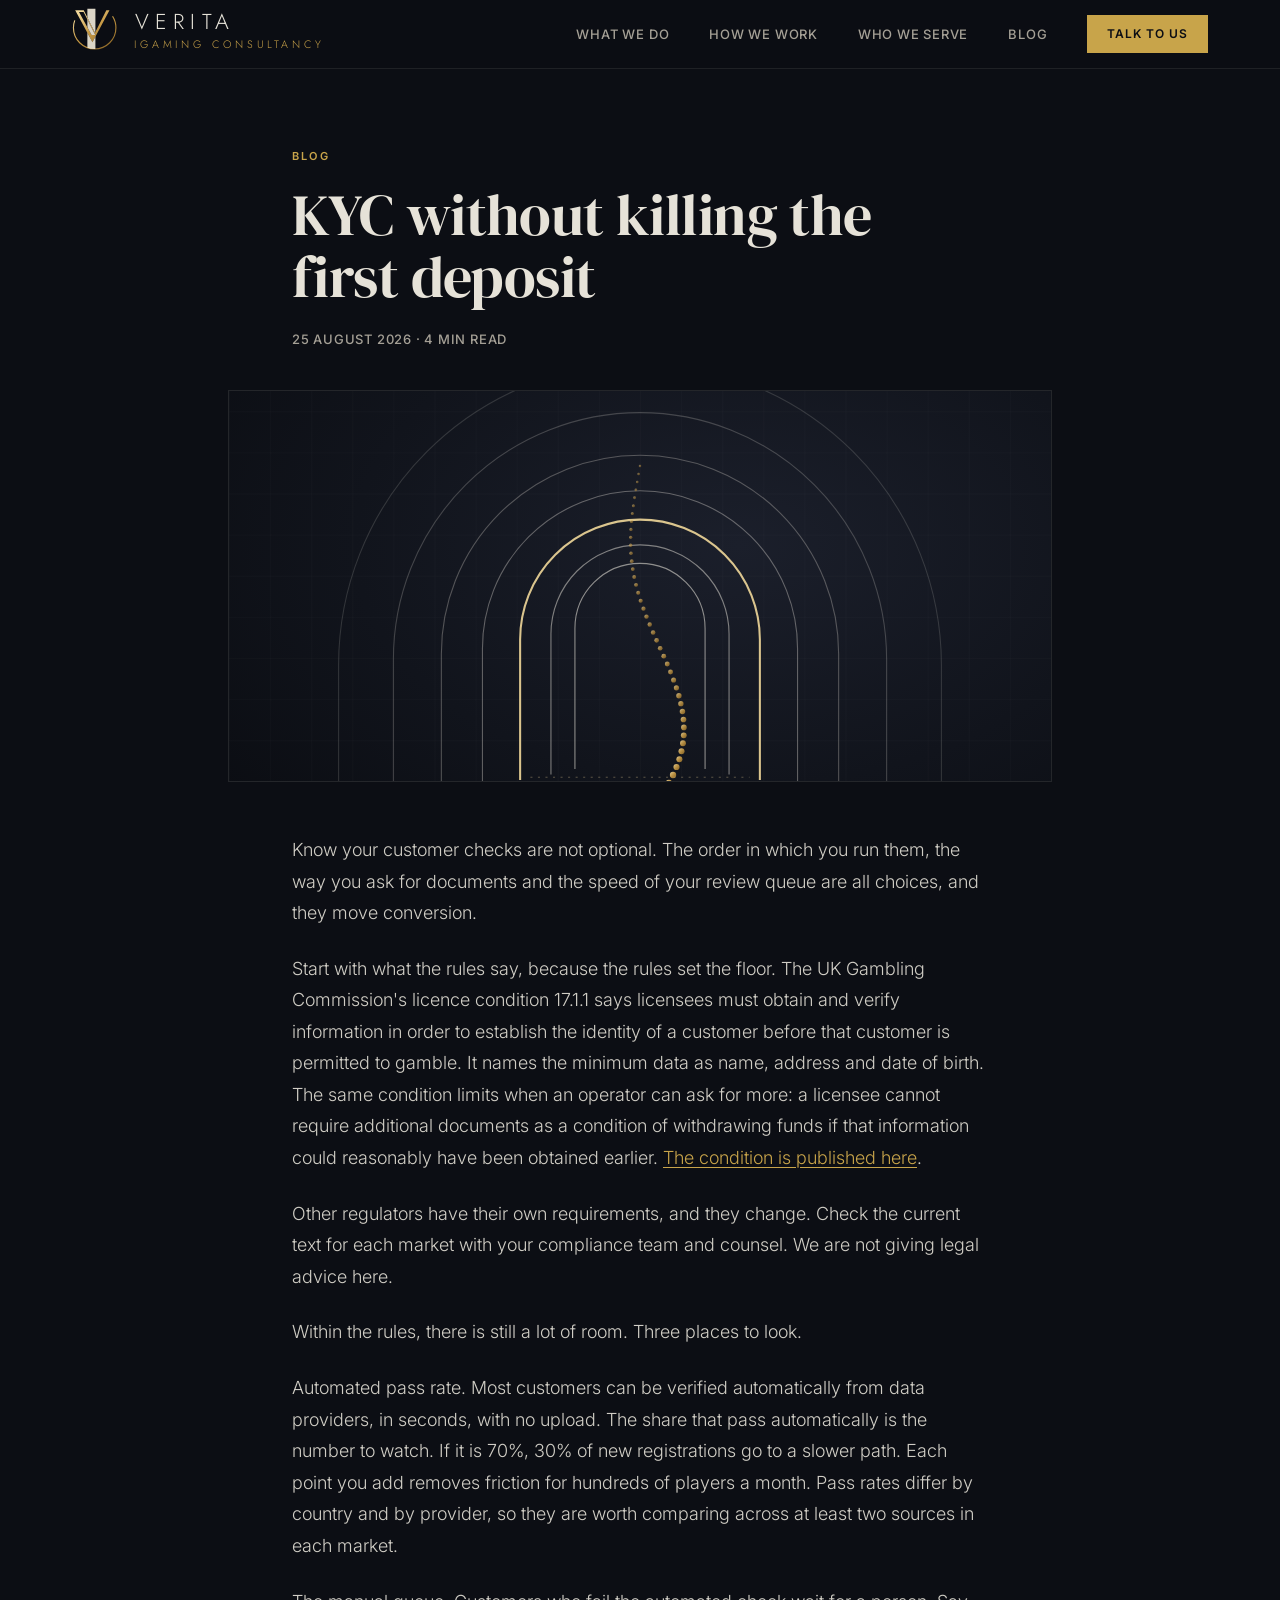
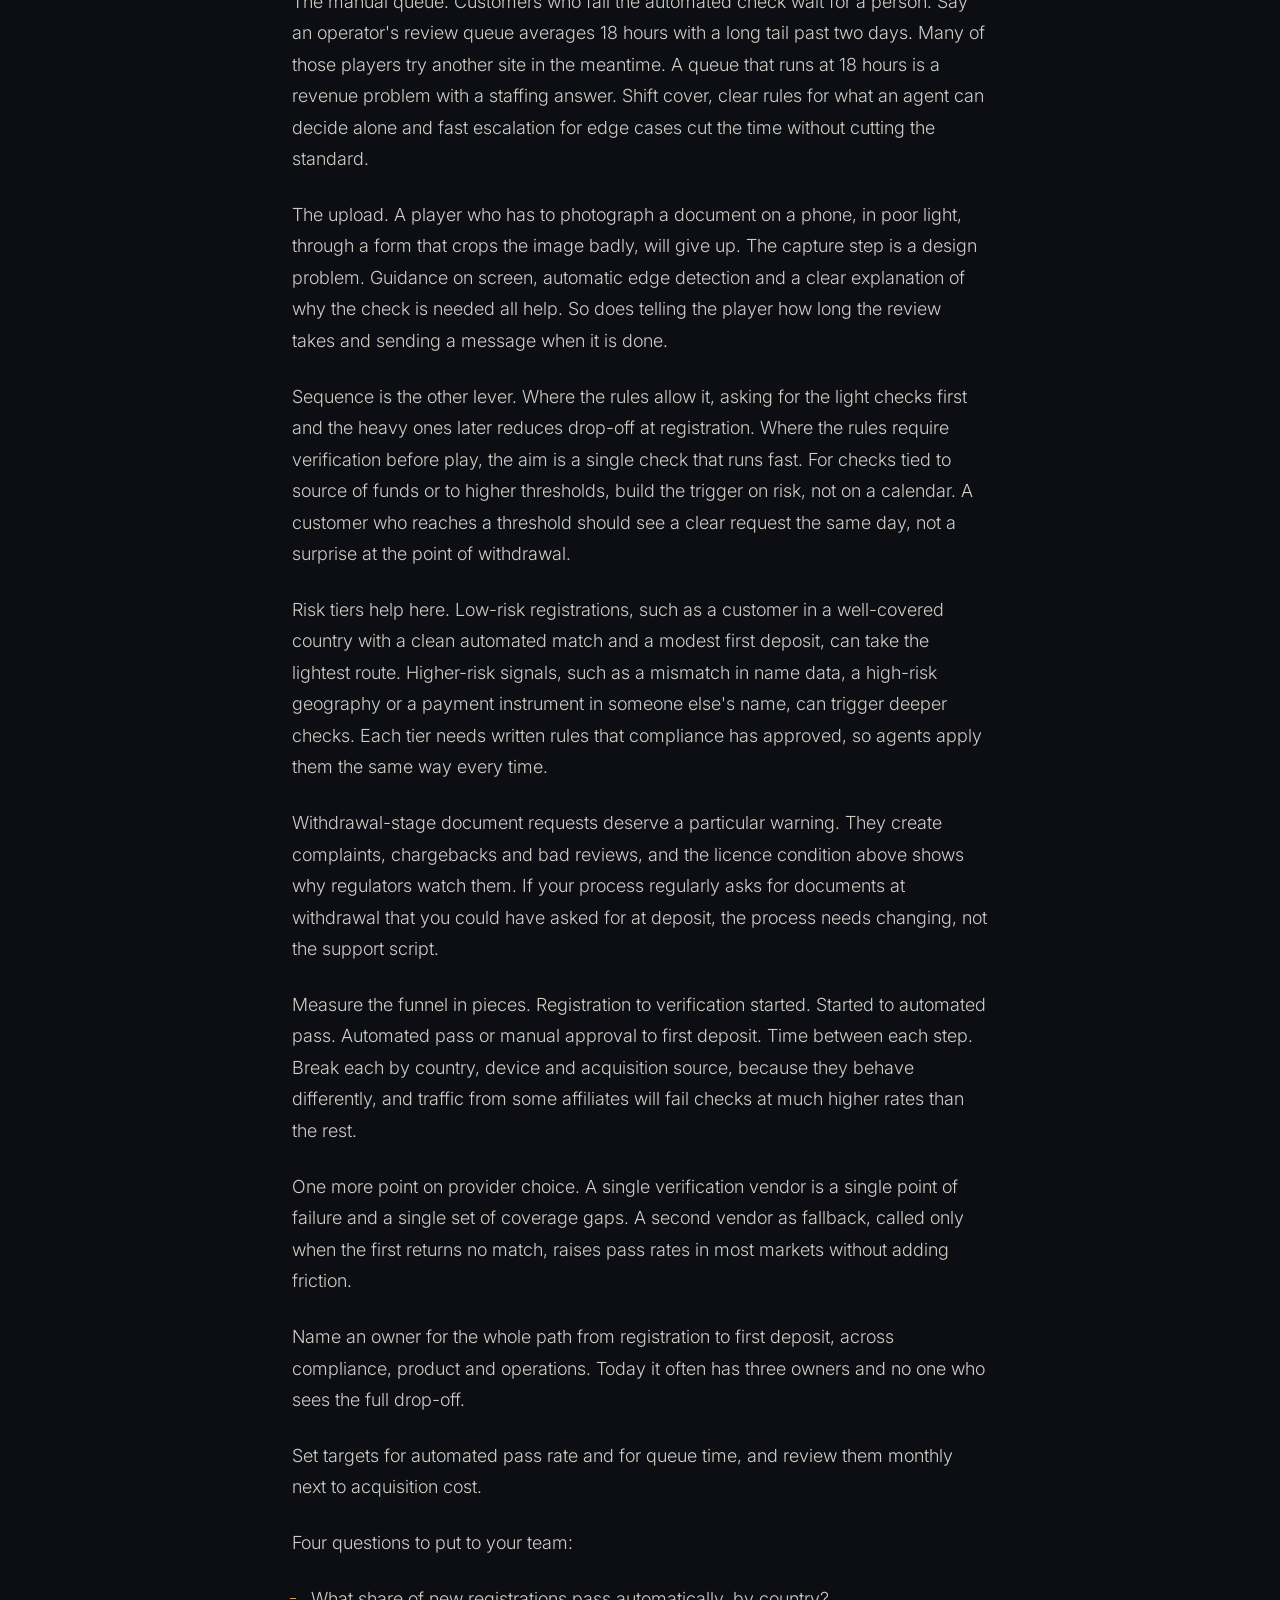
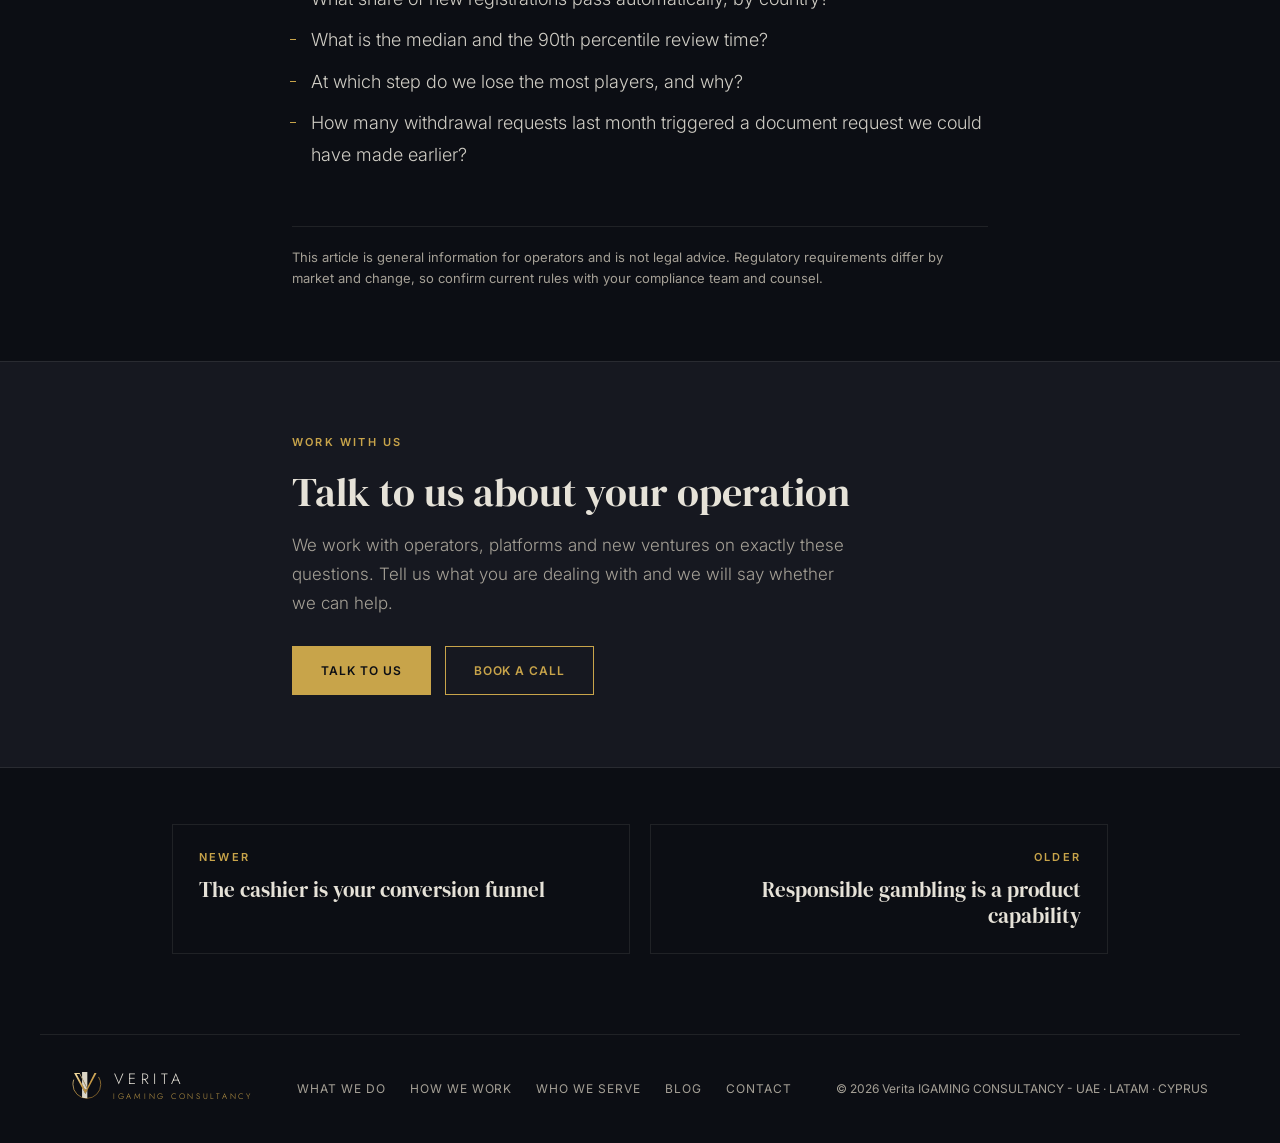
<file: blog/kyc-onboarding-friction/index.html>
<!doctype html>
<html lang="en">
<head>
<meta charset="UTF-8">
<meta name="viewport" content="width=device-width, initial-scale=1.0">
<title>KYC without killing the first deposit | Verita IGAMING CONSULTANCY</title>
<meta name="description" content="Identity checks are mandatory, but how and when you run them is a product decision that moves first-deposit conversion.">
<meta name="robots" content="index, follow">
<link rel="canonical" href="https://www.verita-consult.com/blog/kyc-onboarding-friction/">
<meta property="og:type" content="article">
<meta property="og:title" content="KYC without killing the first deposit">
<meta property="og:description" content="Identity checks are mandatory, but how and when you run them is a product decision that moves first-deposit conversion.">
<meta property="og:url" content="https://www.verita-consult.com/blog/kyc-onboarding-friction/">
<meta property="og:image" content="https://www.verita-consult.com/blog/covers/kyc-onboarding-friction.png">
<meta name="twitter:card" content="summary_large_image">
<meta property="article:published_time" content="2026-08-25">
<link rel="icon" type="image/png" href="/favicon.png">
<link rel="stylesheet" href="/assets/index-Bie2yWpX.css">
<style>@media (max-width:860px){.hide-mobile{display:none!important}.show-mobile{display:block!important}}
@media (min-width:861px){.show-mobile{display:none!important}}
.vp-navlink:hover{color:var(--foreground)!important}</style>
<script type="application/ld+json">{"@context": "https://schema.org", "@type": "Article", "headline": "KYC without killing the first deposit", "description": "Identity checks are mandatory, but how and when you run them is a product decision that moves first-deposit conversion.", "datePublished": "2026-08-25", "image": "https://www.verita-consult.com/blog/covers/kyc-onboarding-friction.png", "mainEntityOfPage": "https://www.verita-consult.com/blog/kyc-onboarding-friction/", "author": {"@type": "Organization", "name": "Verita IGAMING CONSULTANCY"}, "publisher": {"@type": "Organization", "name": "Verita IGAMING CONSULTANCY"}}</script>
</head>
<body>
<nav style="position:fixed;top:0;left:0;right:0;z-index:50;border-bottom:1px solid var(--border);background-color:rgba(12,14,20,.94);backdrop-filter:blur(12px)">
<div style="max-width:1200px;margin:0 auto;padding:0 32px;display:flex;align-items:center;justify-content:space-between;height:68px">
<a href="/" aria-label="Verita home" style="text-decoration:none;display:block"><div style="transform: scale(1.2); transform-origin: left center;"><div class="" style="display: inline-flex; align-items: center; gap: 12px;"><span aria-hidden="true" style="display: flex; flex-shrink: 0; line-height: 0;"><svg viewBox="-0.62 -0.52 1.24 1.145" width="37.80" height="34.89" aria-hidden="true" focusable="false" style="display:block;flex-shrink:0"><defs><linearGradient id="verita-hdr-vGold" x1="-0.3" y1="-0.5" x2="0.45" y2="0.55" gradientUnits="userSpaceOnUse"><stop offset="0" stop-color="#f0d79a"></stop><stop offset=".45" stop-color="#c79a45"></stop><stop offset="1" stop-color="#8a6526"></stop></linearGradient><clipPath id="verita-hdr-vClip"><path d="M-0.534 -0.477 L-0.0606 0.395 L0.405 -0.477 L0.319 -0.477 L0.0098 0.137 L-0.299 -0.477 Z M-0.4286 -0.434 L-0.3043 -0.434 L0.0146 0.20 L-0.0844 0.20 Z" clip-rule="evenodd"></path><circle cx="0" cy="0" r=".581" fill="none" stroke="#fff" stroke-width=".0313" stroke-dasharray="2.018 1.278"></circle></clipPath></defs><path d="M-0.534 -0.477 L-0.0606 0.395 L0.405 -0.477 L0.319 -0.477 L0.0098 0.137 L-0.299 -0.477 Z M-0.4286 -0.434 L-0.3043 -0.434 L0.0146 0.20 L-0.0844 0.20 Z" fill="url(#verita-hdr-vGold)" fill-rule="evenodd"></path><circle cx="0" cy="0" r=".581" fill="none" stroke="url(#verita-hdr-vGold)" stroke-width=".0313" stroke-dasharray="2.018 1.278"></circle><g clip-path="url(#verita-hdr-vClip)"><rect class="verita-shine" x="-.20" y="-1.1" width=".22" height="2.2" fill="#fff8e6" opacity=".85"></rect></g></svg></span><div style="display: flex; flex-direction: column; gap: 3px; line-height: 1;"><span style="font-family: Jost, Montserrat, Inter, system-ui, sans-serif; font-size: 18px; font-weight: 300; letter-spacing: 0.3em; text-transform: uppercase; color: rgb(230, 226, 216); line-height: 1.15; padding-left: 0.15em;">Verita</span><span style="font-family: Jost, Montserrat, Inter, system-ui, sans-serif; font-size: 9px; font-weight: 300; letter-spacing: 0.34em; text-transform: uppercase; color: rgb(201, 162, 74); line-height: 1; padding-left: 0.17em;">IGAMING CONSULTANCY</span></div></div></div></a>
<div class="hide-mobile" style="display:flex;align-items:center;gap:40px"><a class="vp-navlink" href="/#what-we-do" style="font-size:13px;letter-spacing:.06em;text-transform:uppercase;color:var(--muted-foreground);text-decoration:none;font-weight:500;transition:color .2s">What We Do</a><a class="vp-navlink" href="/#how-we-work" style="font-size:13px;letter-spacing:.06em;text-transform:uppercase;color:var(--muted-foreground);text-decoration:none;font-weight:500;transition:color .2s">How We Work</a><a class="vp-navlink" href="/#who-we-serve" style="font-size:13px;letter-spacing:.06em;text-transform:uppercase;color:var(--muted-foreground);text-decoration:none;font-weight:500;transition:color .2s">Who We Serve</a><a class="vp-navlink" href="/#blog" style="font-size:13px;letter-spacing:.06em;text-transform:uppercase;color:var(--muted-foreground);text-decoration:none;font-weight:500;transition:color .2s">Blog</a><a href="/#contact" style="font-size:12px;letter-spacing:.08em;text-transform:uppercase;font-weight:600;color:var(--primary-foreground);background-color:var(--accent);padding:9px 20px;text-decoration:none">Talk to us</a></div>
<button id="vp-menu-btn" class="show-mobile" aria-label="Menu" aria-expanded="false" aria-controls="vp-menu" style="background:none;border:none;color:var(--foreground);cursor:pointer;padding:4px"><svg width="22" height="16" viewBox="0 0 22 16" fill="none"><line x1="0" y1="1" x2="22" y2="1" stroke="currentColor" stroke-width="1.5"/><line x1="0" y1="8" x2="22" y2="8" stroke="currentColor" stroke-width="1.5"/><line x1="0" y1="15" x2="22" y2="15" stroke="currentColor" stroke-width="1.5"/></svg></button>
</div>
<div id="vp-menu" hidden style="border-top:1px solid var(--border);background-color:var(--background);padding:20px 32px 28px"><a href="/#what-we-do" style="display:block;padding:12px 0;font-size:14px;letter-spacing:.06em;text-transform:uppercase;color:var(--muted-foreground);text-decoration:none;border-bottom:1px solid var(--border)">What We Do</a><a href="/#how-we-work" style="display:block;padding:12px 0;font-size:14px;letter-spacing:.06em;text-transform:uppercase;color:var(--muted-foreground);text-decoration:none;border-bottom:1px solid var(--border)">How We Work</a><a href="/#who-we-serve" style="display:block;padding:12px 0;font-size:14px;letter-spacing:.06em;text-transform:uppercase;color:var(--muted-foreground);text-decoration:none;border-bottom:1px solid var(--border)">Who We Serve</a><a href="/#blog" style="display:block;padding:12px 0;font-size:14px;letter-spacing:.06em;text-transform:uppercase;color:var(--muted-foreground);text-decoration:none;border-bottom:1px solid var(--border)">Blog</a><a href="/#contact" style="display:inline-block;margin-top:20px;font-size:12px;letter-spacing:.08em;text-transform:uppercase;font-weight:600;color:var(--primary-foreground);background-color:var(--accent);padding:10px 22px;text-decoration:none">Talk to us</a></div>
</nav>
<main>
<article class="vp-wrap">
<p class="vp-eyebrow"><a href="/#blog">Blog</a></p>
<h1 class="vp-title font-display">KYC without killing the first deposit</h1>
<p class="vp-meta"><time datetime="2026-08-25">25 August 2026</time><span aria-hidden="true"> &middot; </span>4 min read</p>
<div class="vp-cover"><img src="/blog/covers/kyc-onboarding-friction.svg" width="1200" height="750" alt=""></div>
<div class="vp-body">
<p>Know your customer checks are not optional. The order in which you run them, the way you ask for documents and the speed of your review queue are all choices, and they move conversion.</p>
<p>Start with what the rules say, because the rules set the floor. The UK Gambling Commission's licence condition 17.1.1 says licensees must obtain and verify information in order to establish the identity of a customer before that customer is permitted to gamble. It names the minimum data as name, address and date of birth. The same condition limits when an operator can ask for more: a licensee cannot require additional documents as a condition of withdrawing funds if that information could reasonably have been obtained earlier. <a href="https://www.gamblingcommission.gov.uk/licensees-and-businesses/lccp/condition/17-1-1-customer-identity-verification" rel="noopener" target="_blank">The condition is published here</a>.</p>
<p>Other regulators have their own requirements, and they change. Check the current text for each market with your compliance team and counsel. We are not giving legal advice here.</p>
<p>Within the rules, there is still a lot of room. Three places to look.</p>
<p>Automated pass rate. Most customers can be verified automatically from data providers, in seconds, with no upload. The share that pass automatically is the number to watch. If it is 70%, 30% of new registrations go to a slower path. Each point you add removes friction for hundreds of players a month. Pass rates differ by country and by provider, so they are worth comparing across at least two sources in each market.</p>
<p>The manual queue. Customers who fail the automated check wait for a person. Say an operator's review queue averages 18 hours with a long tail past two days. Many of those players try another site in the meantime. A queue that runs at 18 hours is a revenue problem with a staffing answer. Shift cover, clear rules for what an agent can decide alone and fast escalation for edge cases cut the time without cutting the standard.</p>
<p>The upload. A player who has to photograph a document on a phone, in poor light, through a form that crops the image badly, will give up. The capture step is a design problem. Guidance on screen, automatic edge detection and a clear explanation of why the check is needed all help. So does telling the player how long the review takes and sending a message when it is done.</p>
<p>Sequence is the other lever. Where the rules allow it, asking for the light checks first and the heavy ones later reduces drop-off at registration. Where the rules require verification before play, the aim is a single check that runs fast. For checks tied to source of funds or to higher thresholds, build the trigger on risk, not on a calendar. A customer who reaches a threshold should see a clear request the same day, not a surprise at the point of withdrawal.</p>
<p>Risk tiers help here. Low-risk registrations, such as a customer in a well-covered country with a clean automated match and a modest first deposit, can take the lightest route. Higher-risk signals, such as a mismatch in name data, a high-risk geography or a payment instrument in someone else's name, can trigger deeper checks. Each tier needs written rules that compliance has approved, so agents apply them the same way every time.</p>
<p>Withdrawal-stage document requests deserve a particular warning. They create complaints, chargebacks and bad reviews, and the licence condition above shows why regulators watch them. If your process regularly asks for documents at withdrawal that you could have asked for at deposit, the process needs changing, not the support script.</p>
<p>Measure the funnel in pieces. Registration to verification started. Started to automated pass. Automated pass or manual approval to first deposit. Time between each step. Break each by country, device and acquisition source, because they behave differently, and traffic from some affiliates will fail checks at much higher rates than the rest.</p>
<p>One more point on provider choice. A single verification vendor is a single point of failure and a single set of coverage gaps. A second vendor as fallback, called only when the first returns no match, raises pass rates in most markets without adding friction.</p>
<p>Name an owner for the whole path from registration to first deposit, across compliance, product and operations. Today it often has three owners and no one who sees the full drop-off.</p>
<p>Set targets for automated pass rate and for queue time, and review them monthly next to acquisition cost.</p>
<p>Four questions to put to your team:</p>
<ul><li>What share of new registrations pass automatically, by country?</li><li>What is the median and the 90th percentile review time?</li><li>At which step do we lose the most players, and why?</li><li>How many withdrawal requests last month triggered a document request we could have made earlier?</li></ul>
</div>
<p class="vp-note">This article is general information for operators and is not legal advice. Regulatory requirements differ by market and change, so confirm current rules with your compliance team and counsel.</p>
</article>
<section class="vp-cta"><div class="vp-cta-in">
<p class="vp-eyebrow">Work with us</p>
<h2 class="font-display">Talk to us about your operation</h2>
<p>We work with operators, platforms and new ventures on exactly these questions. Tell us what you are dealing with and we will say whether we can help.</p>
<div class="vp-cta-btns"><a class="vp-btn" href="/#contact">Talk to us</a><a class="vp-btn vp-btn-o" href="https://calendly.com/verita-consult" rel="noopener" target="_blank">Book a call</a></div>
</div></section>
<nav class="vp-pns" aria-label="More posts"><a class="vp-pn" href="/blog/cashier-conversion-funnel/"><span class="vp-pn-l">Newer</span><span class="vp-pn-t font-display">The cashier is your conversion funnel</span></a><a class="vp-pn" href="/blog/responsible-gambling-product/"><span class="vp-pn-l">Older</span><span class="vp-pn-t font-display">Responsible gambling is a product capability</span></a></nav>
</main>
<footer style="border-top:1px solid var(--border);padding:36px 32px;display:flex;align-items:center;justify-content:space-between;flex-wrap:wrap;gap:16px;max-width:1200px;margin:0 auto">
<a href="/" aria-label="Verita home" style="text-decoration:none;display:block"><div class="" style="display: inline-flex; align-items: center; gap: 10px;"><span aria-hidden="true" style="display: flex; flex-shrink: 0; line-height: 0;"><svg viewBox="-0.62 -0.52 1.24 1.145" width="29.70" height="27.41" aria-hidden="true" focusable="false" style="display:block;flex-shrink:0"><defs><linearGradient id="verita-hdr-vGold" x1="-0.3" y1="-0.5" x2="0.45" y2="0.55" gradientUnits="userSpaceOnUse"><stop offset="0" stop-color="#f0d79a"></stop><stop offset=".45" stop-color="#c79a45"></stop><stop offset="1" stop-color="#8a6526"></stop></linearGradient><clipPath id="verita-hdr-vClip"><path d="M-0.534 -0.477 L-0.0606 0.395 L0.405 -0.477 L0.319 -0.477 L0.0098 0.137 L-0.299 -0.477 Z M-0.4286 -0.434 L-0.3043 -0.434 L0.0146 0.20 L-0.0844 0.20 Z" clip-rule="evenodd"></path><circle cx="0" cy="0" r=".581" fill="none" stroke="#fff" stroke-width=".0313" stroke-dasharray="2.018 1.278"></circle></clipPath></defs><path d="M-0.534 -0.477 L-0.0606 0.395 L0.405 -0.477 L0.319 -0.477 L0.0098 0.137 L-0.299 -0.477 Z M-0.4286 -0.434 L-0.3043 -0.434 L0.0146 0.20 L-0.0844 0.20 Z" fill="url(#verita-hdr-vGold)" fill-rule="evenodd"></path><circle cx="0" cy="0" r=".581" fill="none" stroke="url(#verita-hdr-vGold)" stroke-width=".0313" stroke-dasharray="2.018 1.278"></circle><g clip-path="url(#verita-hdr-vClip)"><rect class="verita-shine" x="-.20" y="-1.1" width=".22" height="2.2" fill="#fff8e6" opacity=".85"></rect></g></svg></span><div style="display: flex; flex-direction: column; gap: 3px; line-height: 1;"><span style="font-family: Jost, Montserrat, Inter, system-ui, sans-serif; font-size: 15px; font-weight: 300; letter-spacing: 0.3em; text-transform: uppercase; color: rgb(230, 226, 216); line-height: 1.15; padding-left: 0.15em;">Verita</span><span style="font-family: Jost, Montserrat, Inter, system-ui, sans-serif; font-size: 8px; font-weight: 300; letter-spacing: 0.34em; text-transform: uppercase; color: rgb(201, 162, 74); line-height: 1; padding-left: 0.17em;">IGAMING CONSULTANCY</span></div></div></a>
<nav aria-label="Footer" style="display:flex;flex-wrap:wrap;gap:8px 24px"><a href="/#what-we-do" style="font-size:12px;letter-spacing:.08em;text-transform:uppercase;color:var(--muted-foreground);text-decoration:none">What We Do</a><a href="/#how-we-work" style="font-size:12px;letter-spacing:.08em;text-transform:uppercase;color:var(--muted-foreground);text-decoration:none">How We Work</a><a href="/#who-we-serve" style="font-size:12px;letter-spacing:.08em;text-transform:uppercase;color:var(--muted-foreground);text-decoration:none">Who We Serve</a><a href="/#blog" style="font-size:12px;letter-spacing:.08em;text-transform:uppercase;color:var(--muted-foreground);text-decoration:none">Blog</a><a href="/#contact" style="font-size:12px;letter-spacing:.08em;text-transform:uppercase;color:var(--muted-foreground);text-decoration:none">Contact</a></nav>
<p style="font-size:12px;color:var(--muted-foreground)">&copy; 2026 Verita IGAMING CONSULTANCY - UAE &middot; LATAM &middot; CYPRUS</p>
</footer>
<script>
(function(){var b=document.getElementById('vp-menu-btn'),m=document.getElementById('vp-menu');if(!b||!m)return;
var ic=b.innerHTML,x='<svg width="22" height="16" viewBox="0 0 22 16" fill="none"><line x1="1" y1="1" x2="21" y2="15" stroke="currentColor" stroke-width="1.5"/><line x1="21" y1="1" x2="1" y2="15" stroke="currentColor" stroke-width="1.5"/></svg>';
function set(o){m.hidden=!o;b.setAttribute('aria-expanded',o?'true':'false');b.innerHTML=o?x:ic}
b.addEventListener('click',function(){set(m.hidden)});
m.addEventListener('click',function(e){if(e.target.tagName==='A')set(false)});
document.addEventListener('keydown',function(e){if(e.key==='Escape')set(false)});})();
</script>
</body>
</html>
</file>
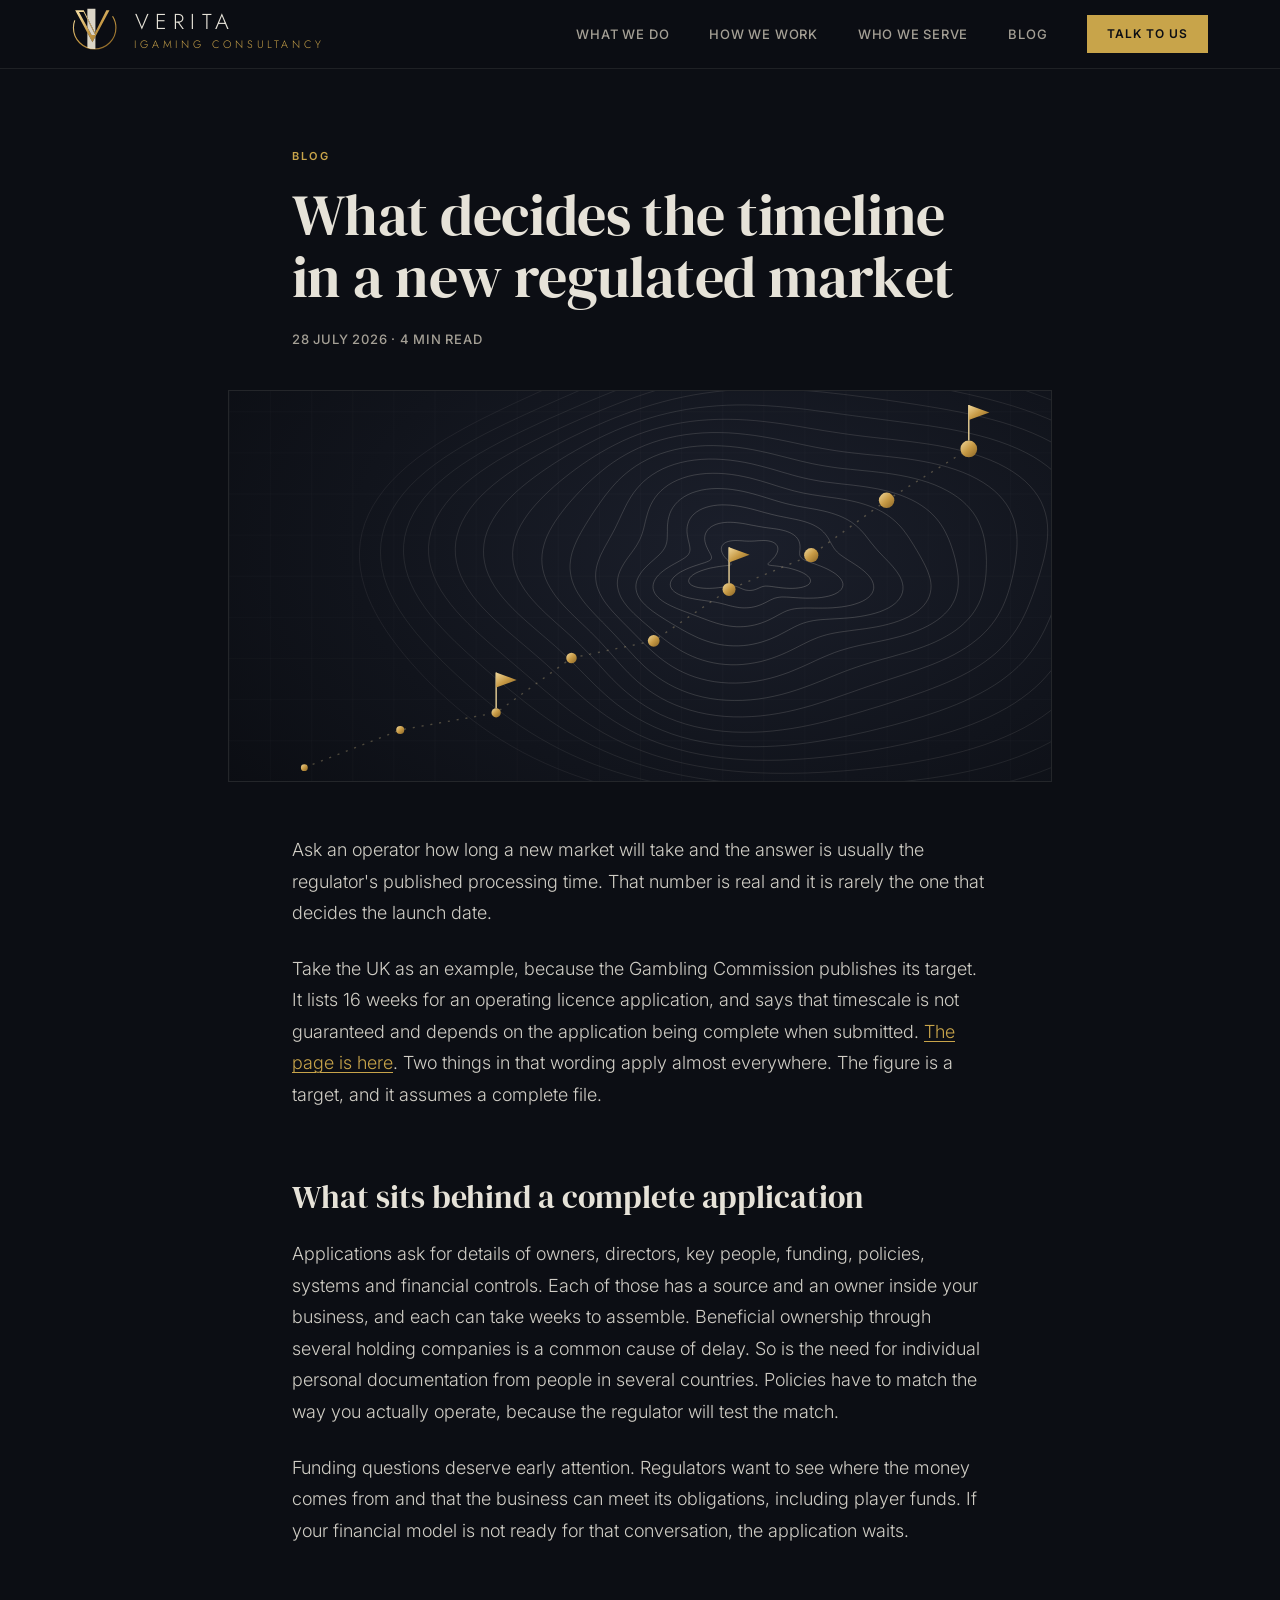
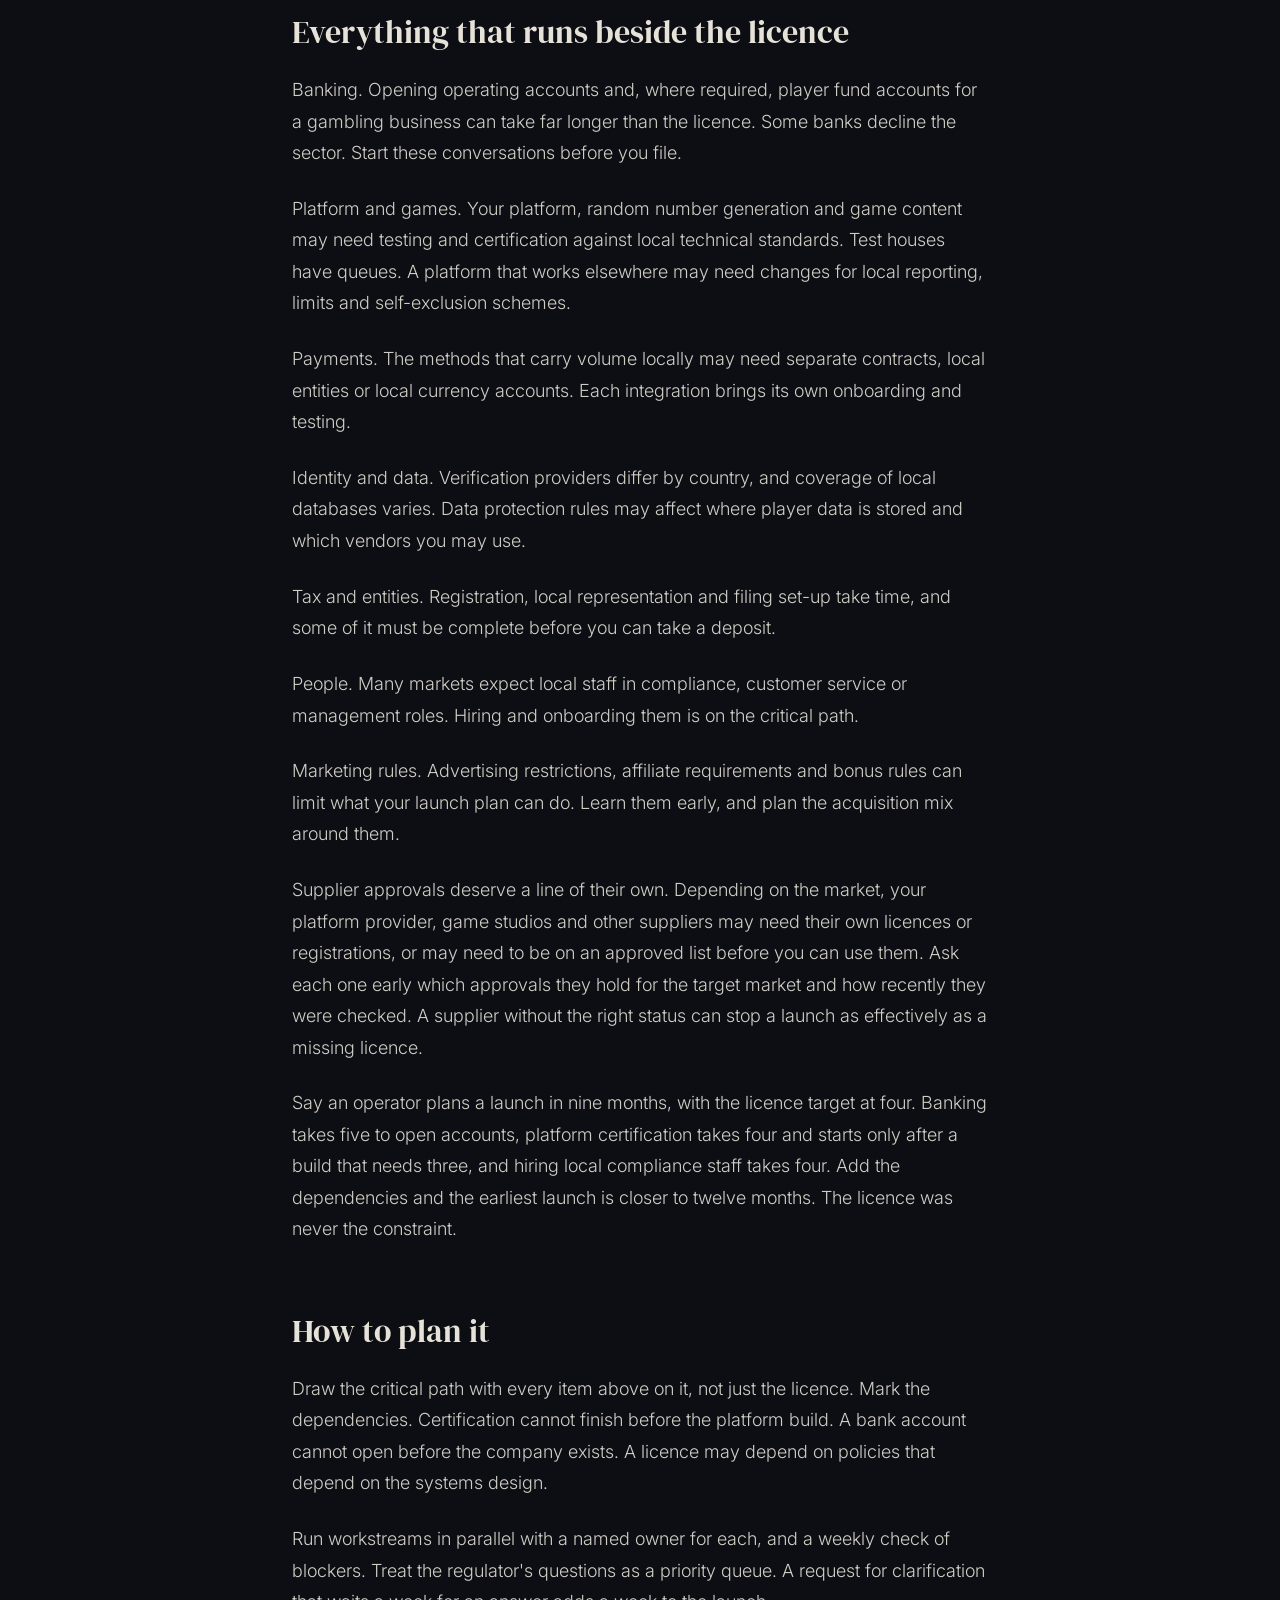
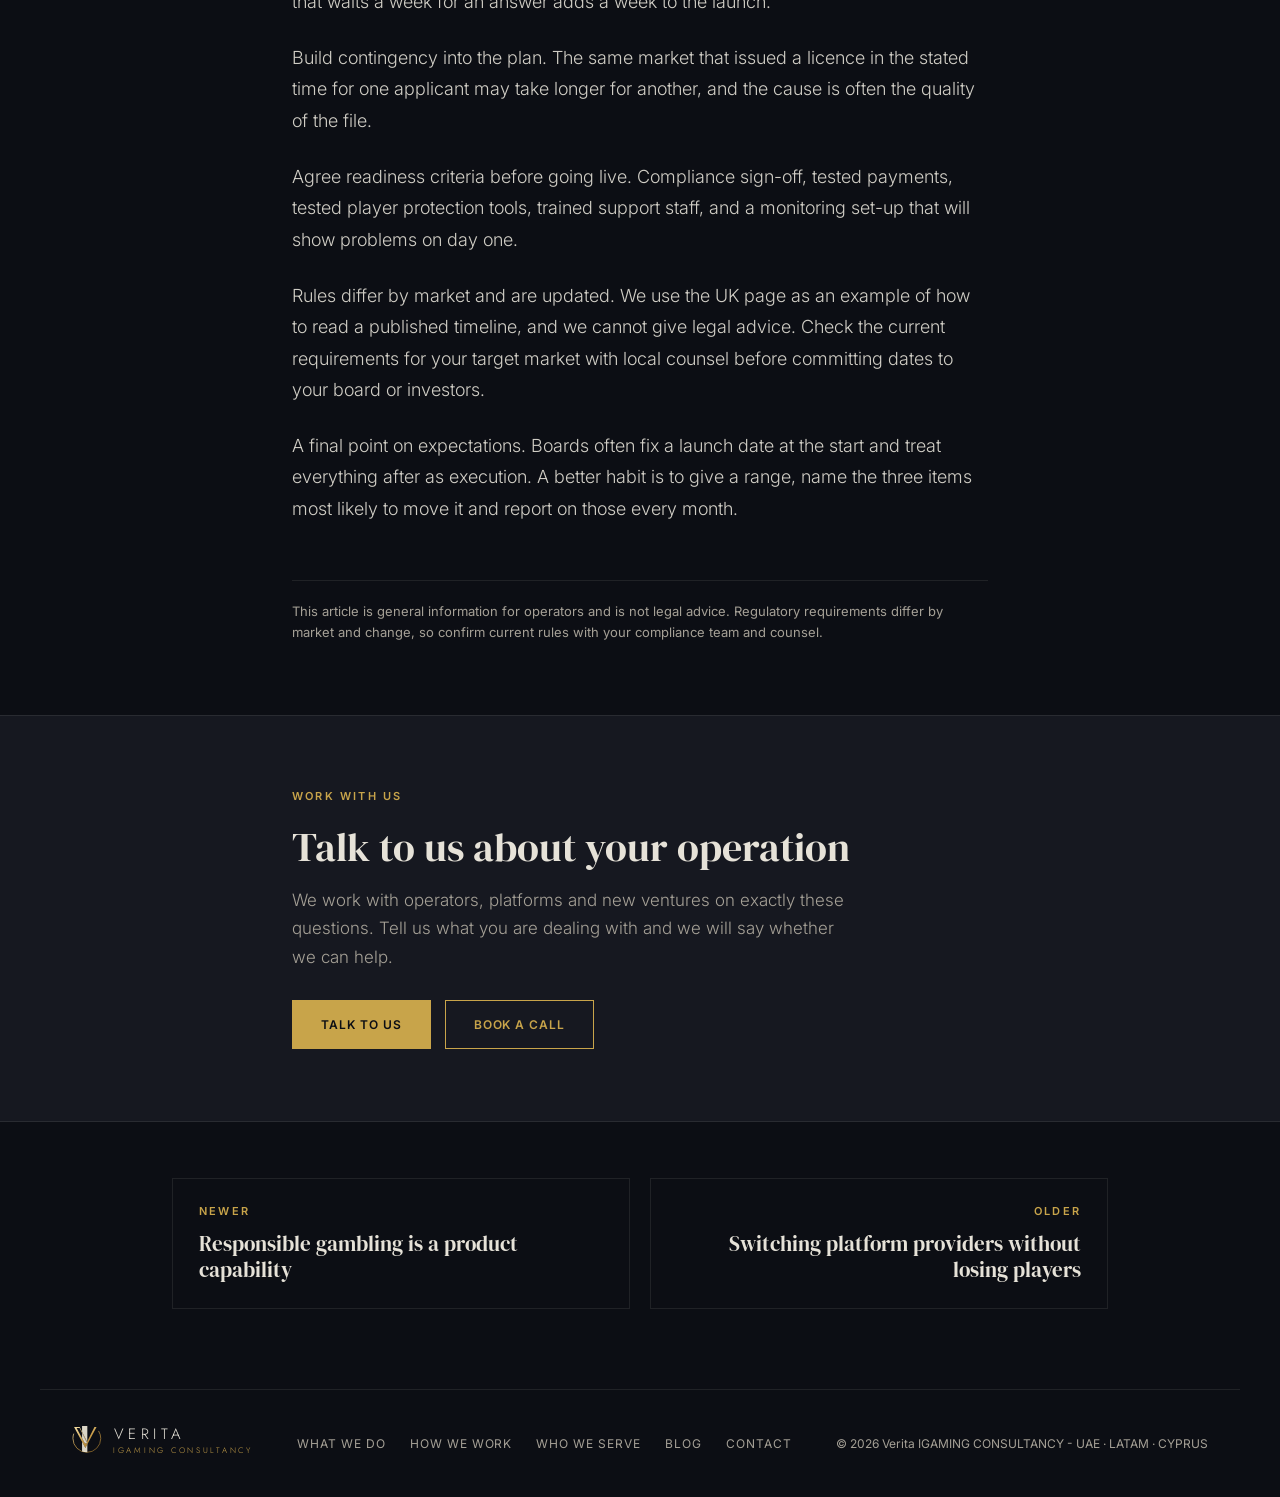
<file: blog/new-regulated-market-timeline/index.html>
<!doctype html>
<html lang="en">
<head>
<meta charset="UTF-8">
<meta name="viewport" content="width=device-width, initial-scale=1.0">
<title>What decides the timeline in a new regulated market | Verita IGAMING CONSULTANCY</title>
<meta name="description" content="The regulator&#x27;s clock is one of several. Banking, platform certification, local payments and people usually set the real launch date.">
<meta name="robots" content="index, follow">
<link rel="canonical" href="https://www.verita-consult.com/blog/new-regulated-market-timeline/">
<meta property="og:type" content="article">
<meta property="og:title" content="What decides the timeline in a new regulated market">
<meta property="og:description" content="The regulator&#x27;s clock is one of several. Banking, platform certification, local payments and people usually set the real launch date.">
<meta property="og:url" content="https://www.verita-consult.com/blog/new-regulated-market-timeline/">
<meta property="og:image" content="https://www.verita-consult.com/blog/covers/new-regulated-market-timeline.png">
<meta name="twitter:card" content="summary_large_image">
<meta property="article:published_time" content="2026-07-28">
<link rel="icon" type="image/png" href="/favicon.png">
<link rel="stylesheet" href="/assets/index-Bie2yWpX.css">
<style>@media (max-width:860px){.hide-mobile{display:none!important}.show-mobile{display:block!important}}
@media (min-width:861px){.show-mobile{display:none!important}}
.vp-navlink:hover{color:var(--foreground)!important}</style>
<script type="application/ld+json">{"@context": "https://schema.org", "@type": "Article", "headline": "What decides the timeline in a new regulated market", "description": "The regulator's clock is one of several. Banking, platform certification, local payments and people usually set the real launch date.", "datePublished": "2026-07-28", "image": "https://www.verita-consult.com/blog/covers/new-regulated-market-timeline.png", "mainEntityOfPage": "https://www.verita-consult.com/blog/new-regulated-market-timeline/", "author": {"@type": "Organization", "name": "Verita IGAMING CONSULTANCY"}, "publisher": {"@type": "Organization", "name": "Verita IGAMING CONSULTANCY"}}</script>
</head>
<body>
<nav style="position:fixed;top:0;left:0;right:0;z-index:50;border-bottom:1px solid var(--border);background-color:rgba(12,14,20,.94);backdrop-filter:blur(12px)">
<div style="max-width:1200px;margin:0 auto;padding:0 32px;display:flex;align-items:center;justify-content:space-between;height:68px">
<a href="/" aria-label="Verita home" style="text-decoration:none;display:block"><div style="transform: scale(1.2); transform-origin: left center;"><div class="" style="display: inline-flex; align-items: center; gap: 12px;"><span aria-hidden="true" style="display: flex; flex-shrink: 0; line-height: 0;"><svg viewBox="-0.62 -0.52 1.24 1.145" width="37.80" height="34.89" aria-hidden="true" focusable="false" style="display:block;flex-shrink:0"><defs><linearGradient id="verita-hdr-vGold" x1="-0.3" y1="-0.5" x2="0.45" y2="0.55" gradientUnits="userSpaceOnUse"><stop offset="0" stop-color="#f0d79a"></stop><stop offset=".45" stop-color="#c79a45"></stop><stop offset="1" stop-color="#8a6526"></stop></linearGradient><clipPath id="verita-hdr-vClip"><path d="M-0.534 -0.477 L-0.0606 0.395 L0.405 -0.477 L0.319 -0.477 L0.0098 0.137 L-0.299 -0.477 Z M-0.4286 -0.434 L-0.3043 -0.434 L0.0146 0.20 L-0.0844 0.20 Z" clip-rule="evenodd"></path><circle cx="0" cy="0" r=".581" fill="none" stroke="#fff" stroke-width=".0313" stroke-dasharray="2.018 1.278"></circle></clipPath></defs><path d="M-0.534 -0.477 L-0.0606 0.395 L0.405 -0.477 L0.319 -0.477 L0.0098 0.137 L-0.299 -0.477 Z M-0.4286 -0.434 L-0.3043 -0.434 L0.0146 0.20 L-0.0844 0.20 Z" fill="url(#verita-hdr-vGold)" fill-rule="evenodd"></path><circle cx="0" cy="0" r=".581" fill="none" stroke="url(#verita-hdr-vGold)" stroke-width=".0313" stroke-dasharray="2.018 1.278"></circle><g clip-path="url(#verita-hdr-vClip)"><rect class="verita-shine" x="-.20" y="-1.1" width=".22" height="2.2" fill="#fff8e6" opacity=".85"></rect></g></svg></span><div style="display: flex; flex-direction: column; gap: 3px; line-height: 1;"><span style="font-family: Jost, Montserrat, Inter, system-ui, sans-serif; font-size: 18px; font-weight: 300; letter-spacing: 0.3em; text-transform: uppercase; color: rgb(230, 226, 216); line-height: 1.15; padding-left: 0.15em;">Verita</span><span style="font-family: Jost, Montserrat, Inter, system-ui, sans-serif; font-size: 9px; font-weight: 300; letter-spacing: 0.34em; text-transform: uppercase; color: rgb(201, 162, 74); line-height: 1; padding-left: 0.17em;">IGAMING CONSULTANCY</span></div></div></div></a>
<div class="hide-mobile" style="display:flex;align-items:center;gap:40px"><a class="vp-navlink" href="/#what-we-do" style="font-size:13px;letter-spacing:.06em;text-transform:uppercase;color:var(--muted-foreground);text-decoration:none;font-weight:500;transition:color .2s">What We Do</a><a class="vp-navlink" href="/#how-we-work" style="font-size:13px;letter-spacing:.06em;text-transform:uppercase;color:var(--muted-foreground);text-decoration:none;font-weight:500;transition:color .2s">How We Work</a><a class="vp-navlink" href="/#who-we-serve" style="font-size:13px;letter-spacing:.06em;text-transform:uppercase;color:var(--muted-foreground);text-decoration:none;font-weight:500;transition:color .2s">Who We Serve</a><a class="vp-navlink" href="/#blog" style="font-size:13px;letter-spacing:.06em;text-transform:uppercase;color:var(--muted-foreground);text-decoration:none;font-weight:500;transition:color .2s">Blog</a><a href="/#contact" style="font-size:12px;letter-spacing:.08em;text-transform:uppercase;font-weight:600;color:var(--primary-foreground);background-color:var(--accent);padding:9px 20px;text-decoration:none">Talk to us</a></div>
<button id="vp-menu-btn" class="show-mobile" aria-label="Menu" aria-expanded="false" aria-controls="vp-menu" style="background:none;border:none;color:var(--foreground);cursor:pointer;padding:4px"><svg width="22" height="16" viewBox="0 0 22 16" fill="none"><line x1="0" y1="1" x2="22" y2="1" stroke="currentColor" stroke-width="1.5"/><line x1="0" y1="8" x2="22" y2="8" stroke="currentColor" stroke-width="1.5"/><line x1="0" y1="15" x2="22" y2="15" stroke="currentColor" stroke-width="1.5"/></svg></button>
</div>
<div id="vp-menu" hidden style="border-top:1px solid var(--border);background-color:var(--background);padding:20px 32px 28px"><a href="/#what-we-do" style="display:block;padding:12px 0;font-size:14px;letter-spacing:.06em;text-transform:uppercase;color:var(--muted-foreground);text-decoration:none;border-bottom:1px solid var(--border)">What We Do</a><a href="/#how-we-work" style="display:block;padding:12px 0;font-size:14px;letter-spacing:.06em;text-transform:uppercase;color:var(--muted-foreground);text-decoration:none;border-bottom:1px solid var(--border)">How We Work</a><a href="/#who-we-serve" style="display:block;padding:12px 0;font-size:14px;letter-spacing:.06em;text-transform:uppercase;color:var(--muted-foreground);text-decoration:none;border-bottom:1px solid var(--border)">Who We Serve</a><a href="/#blog" style="display:block;padding:12px 0;font-size:14px;letter-spacing:.06em;text-transform:uppercase;color:var(--muted-foreground);text-decoration:none;border-bottom:1px solid var(--border)">Blog</a><a href="/#contact" style="display:inline-block;margin-top:20px;font-size:12px;letter-spacing:.08em;text-transform:uppercase;font-weight:600;color:var(--primary-foreground);background-color:var(--accent);padding:10px 22px;text-decoration:none">Talk to us</a></div>
</nav>
<main>
<article class="vp-wrap">
<p class="vp-eyebrow"><a href="/#blog">Blog</a></p>
<h1 class="vp-title font-display">What decides the timeline in a new regulated market</h1>
<p class="vp-meta"><time datetime="2026-07-28">28 July 2026</time><span aria-hidden="true"> &middot; </span>4 min read</p>
<div class="vp-cover"><img src="/blog/covers/new-regulated-market-timeline.svg" width="1200" height="750" alt=""></div>
<div class="vp-body">
<p>Ask an operator how long a new market will take and the answer is usually the regulator's published processing time. That number is real and it is rarely the one that decides the launch date.</p>
<p>Take the UK as an example, because the Gambling Commission publishes its target. It lists 16 weeks for an operating licence application, and says that timescale is not guaranteed and depends on the application being complete when submitted. <a href="https://www.gamblingcommission.gov.uk/contact-us/guide/page/licence-application-processing-times" rel="noopener" target="_blank">The page is here</a>. Two things in that wording apply almost everywhere. The figure is a target, and it assumes a complete file.</p>
<h2>What sits behind a complete application</h2>
<p>Applications ask for details of owners, directors, key people, funding, policies, systems and financial controls. Each of those has a source and an owner inside your business, and each can take weeks to assemble. Beneficial ownership through several holding companies is a common cause of delay. So is the need for individual personal documentation from people in several countries. Policies have to match the way you actually operate, because the regulator will test the match.</p>
<p>Funding questions deserve early attention. Regulators want to see where the money comes from and that the business can meet its obligations, including player funds. If your financial model is not ready for that conversation, the application waits.</p>
<h2>Everything that runs beside the licence</h2>
<p>Banking. Opening operating accounts and, where required, player fund accounts for a gambling business can take far longer than the licence. Some banks decline the sector. Start these conversations before you file.</p>
<p>Platform and games. Your platform, random number generation and game content may need testing and certification against local technical standards. Test houses have queues. A platform that works elsewhere may need changes for local reporting, limits and self-exclusion schemes.</p>
<p>Payments. The methods that carry volume locally may need separate contracts, local entities or local currency accounts. Each integration brings its own onboarding and testing.</p>
<p>Identity and data. Verification providers differ by country, and coverage of local databases varies. Data protection rules may affect where player data is stored and which vendors you may use.</p>
<p>Tax and entities. Registration, local representation and filing set-up take time, and some of it must be complete before you can take a deposit.</p>
<p>People. Many markets expect local staff in compliance, customer service or management roles. Hiring and onboarding them is on the critical path.</p>
<p>Marketing rules. Advertising restrictions, affiliate requirements and bonus rules can limit what your launch plan can do. Learn them early, and plan the acquisition mix around them.</p>
<p>Supplier approvals deserve a line of their own. Depending on the market, your platform provider, game studios and other suppliers may need their own licences or registrations, or may need to be on an approved list before you can use them. Ask each one early which approvals they hold for the target market and how recently they were checked. A supplier without the right status can stop a launch as effectively as a missing licence.</p>
<p>Say an operator plans a launch in nine months, with the licence target at four. Banking takes five to open accounts, platform certification takes four and starts only after a build that needs three, and hiring local compliance staff takes four. Add the dependencies and the earliest launch is closer to twelve months. The licence was never the constraint.</p>
<h2>How to plan it</h2>
<p>Draw the critical path with every item above on it, not just the licence. Mark the dependencies. Certification cannot finish before the platform build. A bank account cannot open before the company exists. A licence may depend on policies that depend on the systems design.</p>
<p>Run workstreams in parallel with a named owner for each, and a weekly check of blockers. Treat the regulator's questions as a priority queue. A request for clarification that waits a week for an answer adds a week to the launch.</p>
<p>Build contingency into the plan. The same market that issued a licence in the stated time for one applicant may take longer for another, and the cause is often the quality of the file.</p>
<p>Agree readiness criteria before going live. Compliance sign-off, tested payments, tested player protection tools, trained support staff, and a monitoring set-up that will show problems on day one.</p>
<p>Rules differ by market and are updated. We use the UK page as an example of how to read a published timeline, and we cannot give legal advice. Check the current requirements for your target market with local counsel before committing dates to your board or investors.</p>
<p>A final point on expectations. Boards often fix a launch date at the start and treat everything after as execution. A better habit is to give a range, name the three items most likely to move it and report on those every month.</p>
</div>
<p class="vp-note">This article is general information for operators and is not legal advice. Regulatory requirements differ by market and change, so confirm current rules with your compliance team and counsel.</p>
</article>
<section class="vp-cta"><div class="vp-cta-in">
<p class="vp-eyebrow">Work with us</p>
<h2 class="font-display">Talk to us about your operation</h2>
<p>We work with operators, platforms and new ventures on exactly these questions. Tell us what you are dealing with and we will say whether we can help.</p>
<div class="vp-cta-btns"><a class="vp-btn" href="/#contact">Talk to us</a><a class="vp-btn vp-btn-o" href="https://calendly.com/verita-consult" rel="noopener" target="_blank">Book a call</a></div>
</div></section>
<nav class="vp-pns" aria-label="More posts"><a class="vp-pn" href="/blog/responsible-gambling-product/"><span class="vp-pn-l">Newer</span><span class="vp-pn-t font-display">Responsible gambling is a product capability</span></a><a class="vp-pn" href="/blog/platform-migration/"><span class="vp-pn-l">Older</span><span class="vp-pn-t font-display">Switching platform providers without losing players</span></a></nav>
</main>
<footer style="border-top:1px solid var(--border);padding:36px 32px;display:flex;align-items:center;justify-content:space-between;flex-wrap:wrap;gap:16px;max-width:1200px;margin:0 auto">
<a href="/" aria-label="Verita home" style="text-decoration:none;display:block"><div class="" style="display: inline-flex; align-items: center; gap: 10px;"><span aria-hidden="true" style="display: flex; flex-shrink: 0; line-height: 0;"><svg viewBox="-0.62 -0.52 1.24 1.145" width="29.70" height="27.41" aria-hidden="true" focusable="false" style="display:block;flex-shrink:0"><defs><linearGradient id="verita-hdr-vGold" x1="-0.3" y1="-0.5" x2="0.45" y2="0.55" gradientUnits="userSpaceOnUse"><stop offset="0" stop-color="#f0d79a"></stop><stop offset=".45" stop-color="#c79a45"></stop><stop offset="1" stop-color="#8a6526"></stop></linearGradient><clipPath id="verita-hdr-vClip"><path d="M-0.534 -0.477 L-0.0606 0.395 L0.405 -0.477 L0.319 -0.477 L0.0098 0.137 L-0.299 -0.477 Z M-0.4286 -0.434 L-0.3043 -0.434 L0.0146 0.20 L-0.0844 0.20 Z" clip-rule="evenodd"></path><circle cx="0" cy="0" r=".581" fill="none" stroke="#fff" stroke-width=".0313" stroke-dasharray="2.018 1.278"></circle></clipPath></defs><path d="M-0.534 -0.477 L-0.0606 0.395 L0.405 -0.477 L0.319 -0.477 L0.0098 0.137 L-0.299 -0.477 Z M-0.4286 -0.434 L-0.3043 -0.434 L0.0146 0.20 L-0.0844 0.20 Z" fill="url(#verita-hdr-vGold)" fill-rule="evenodd"></path><circle cx="0" cy="0" r=".581" fill="none" stroke="url(#verita-hdr-vGold)" stroke-width=".0313" stroke-dasharray="2.018 1.278"></circle><g clip-path="url(#verita-hdr-vClip)"><rect class="verita-shine" x="-.20" y="-1.1" width=".22" height="2.2" fill="#fff8e6" opacity=".85"></rect></g></svg></span><div style="display: flex; flex-direction: column; gap: 3px; line-height: 1;"><span style="font-family: Jost, Montserrat, Inter, system-ui, sans-serif; font-size: 15px; font-weight: 300; letter-spacing: 0.3em; text-transform: uppercase; color: rgb(230, 226, 216); line-height: 1.15; padding-left: 0.15em;">Verita</span><span style="font-family: Jost, Montserrat, Inter, system-ui, sans-serif; font-size: 8px; font-weight: 300; letter-spacing: 0.34em; text-transform: uppercase; color: rgb(201, 162, 74); line-height: 1; padding-left: 0.17em;">IGAMING CONSULTANCY</span></div></div></a>
<nav aria-label="Footer" style="display:flex;flex-wrap:wrap;gap:8px 24px"><a href="/#what-we-do" style="font-size:12px;letter-spacing:.08em;text-transform:uppercase;color:var(--muted-foreground);text-decoration:none">What We Do</a><a href="/#how-we-work" style="font-size:12px;letter-spacing:.08em;text-transform:uppercase;color:var(--muted-foreground);text-decoration:none">How We Work</a><a href="/#who-we-serve" style="font-size:12px;letter-spacing:.08em;text-transform:uppercase;color:var(--muted-foreground);text-decoration:none">Who We Serve</a><a href="/#blog" style="font-size:12px;letter-spacing:.08em;text-transform:uppercase;color:var(--muted-foreground);text-decoration:none">Blog</a><a href="/#contact" style="font-size:12px;letter-spacing:.08em;text-transform:uppercase;color:var(--muted-foreground);text-decoration:none">Contact</a></nav>
<p style="font-size:12px;color:var(--muted-foreground)">&copy; 2026 Verita IGAMING CONSULTANCY - UAE &middot; LATAM &middot; CYPRUS</p>
</footer>
<script>
(function(){var b=document.getElementById('vp-menu-btn'),m=document.getElementById('vp-menu');if(!b||!m)return;
var ic=b.innerHTML,x='<svg width="22" height="16" viewBox="0 0 22 16" fill="none"><line x1="1" y1="1" x2="21" y2="15" stroke="currentColor" stroke-width="1.5"/><line x1="21" y1="1" x2="1" y2="15" stroke="currentColor" stroke-width="1.5"/></svg>';
function set(o){m.hidden=!o;b.setAttribute('aria-expanded',o?'true':'false');b.innerHTML=o?x:ic}
b.addEventListener('click',function(){set(m.hidden)});
m.addEventListener('click',function(e){if(e.target.tagName==='A')set(false)});
document.addEventListener('keydown',function(e){if(e.key==='Escape')set(false)});})();
</script>
</body>
</html>
</file>
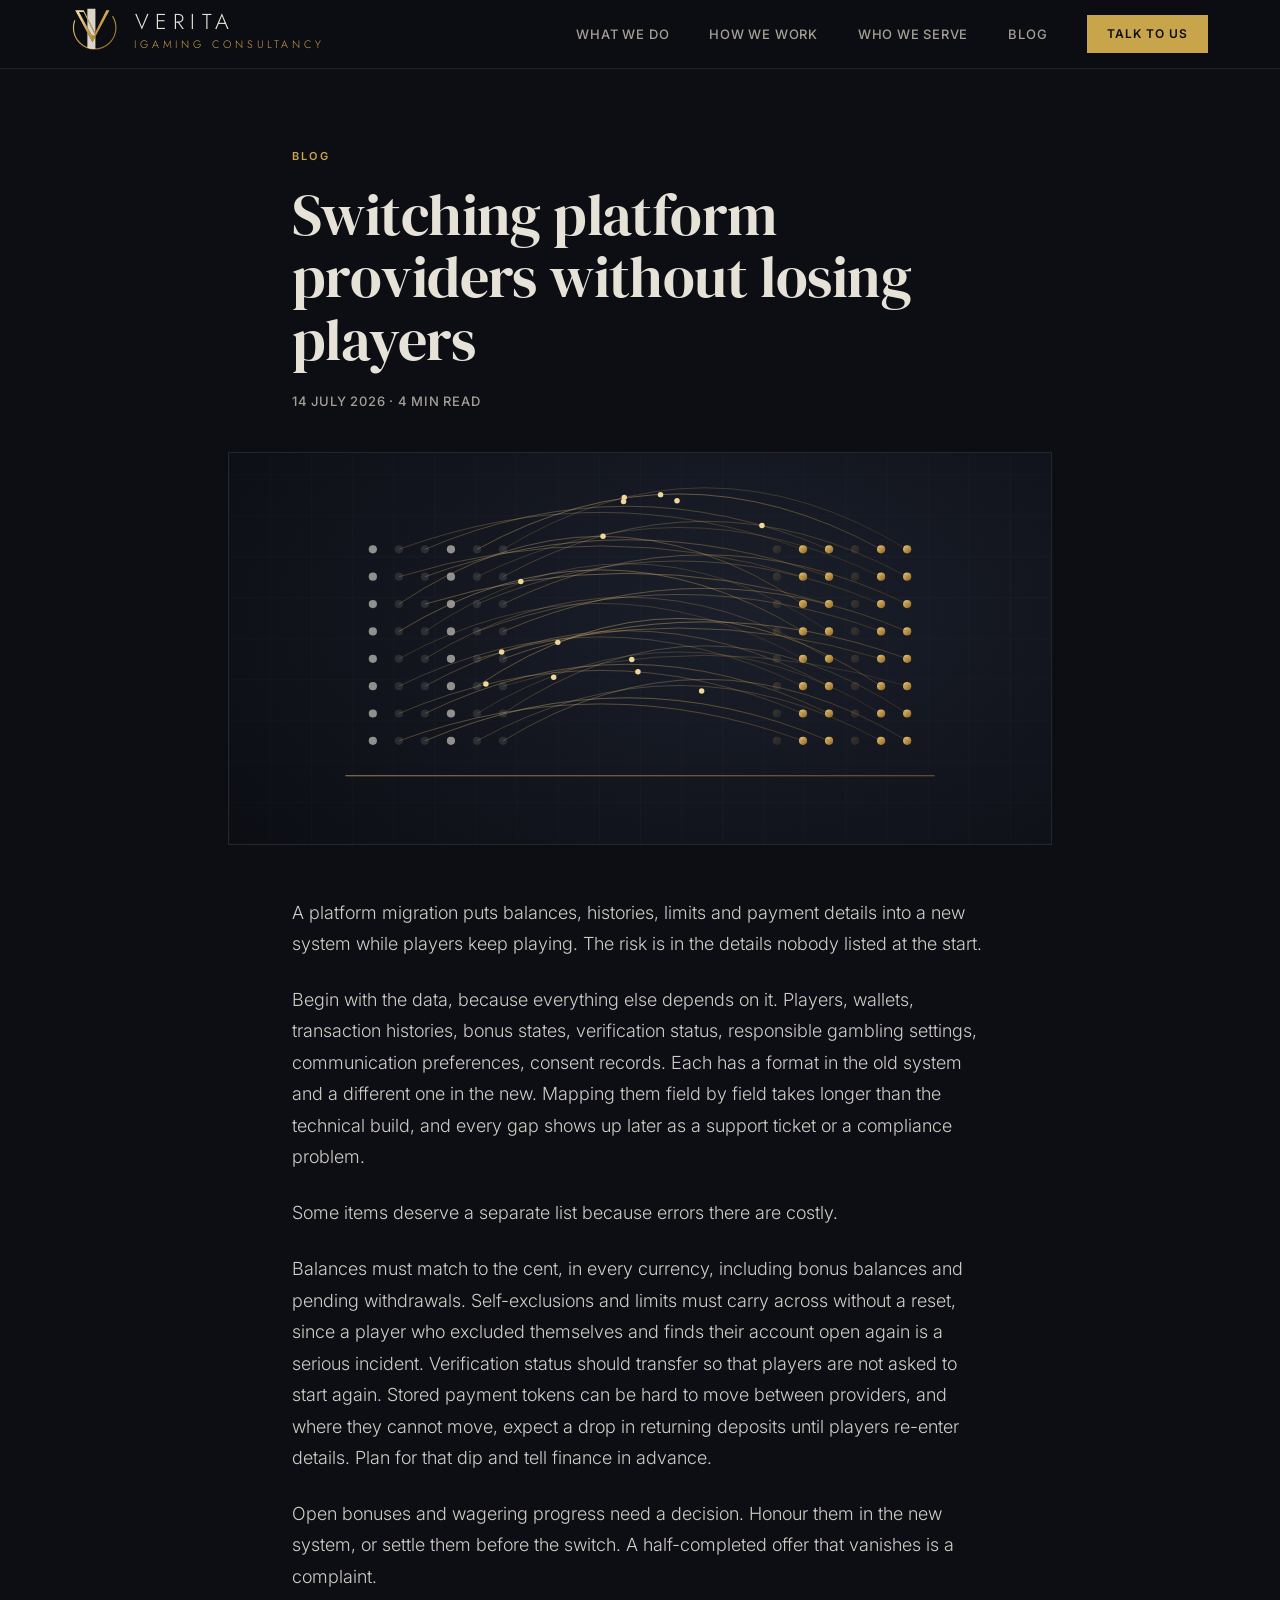
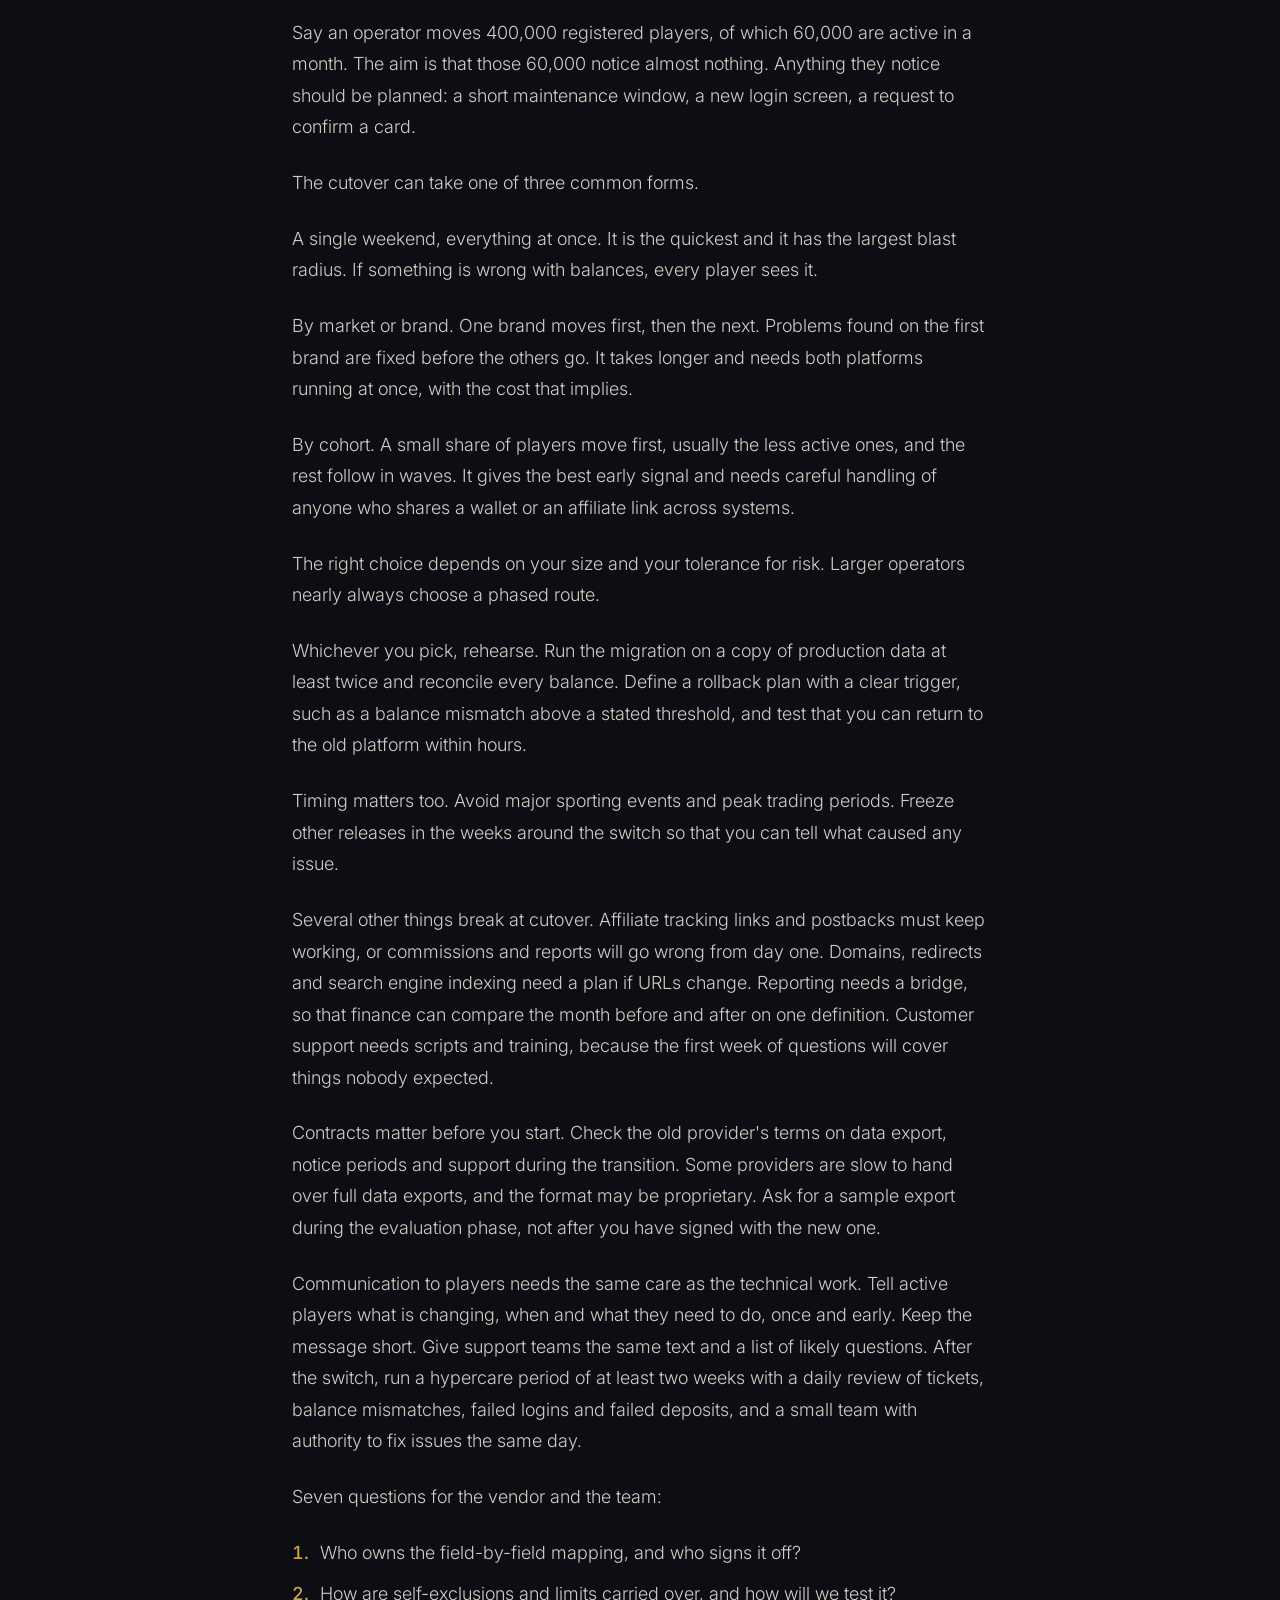
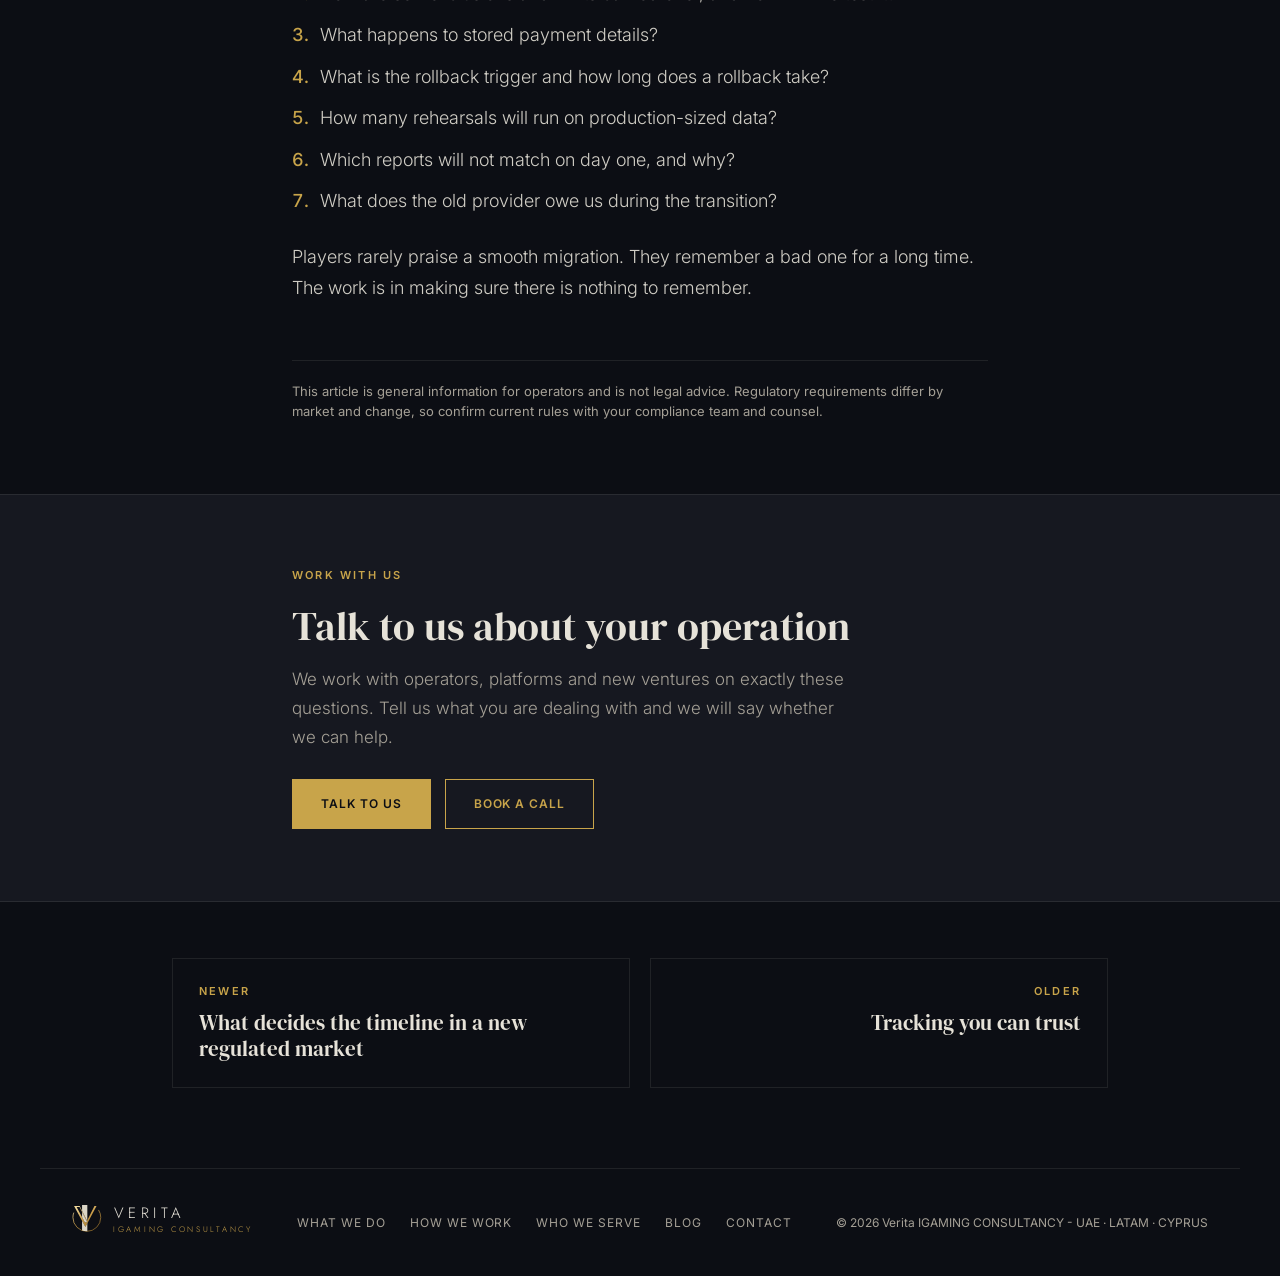
<file: blog/platform-migration/index.html>
<!doctype html>
<html lang="en">
<head>
<meta charset="UTF-8">
<meta name="viewport" content="width=device-width, initial-scale=1.0">
<title>Switching platform providers without losing players | Verita IGAMING CONSULTANCY</title>
<meta name="description" content="A migration succeeds or fails on data mapping, cutover design and the things players notice first. Most of the risk can be removed before the switch.">
<meta name="robots" content="index, follow">
<link rel="canonical" href="https://www.verita-consult.com/blog/platform-migration/">
<meta property="og:type" content="article">
<meta property="og:title" content="Switching platform providers without losing players">
<meta property="og:description" content="A migration succeeds or fails on data mapping, cutover design and the things players notice first. Most of the risk can be removed before the switch.">
<meta property="og:url" content="https://www.verita-consult.com/blog/platform-migration/">
<meta property="og:image" content="https://www.verita-consult.com/blog/covers/platform-migration.png">
<meta name="twitter:card" content="summary_large_image">
<meta property="article:published_time" content="2026-07-14">
<link rel="icon" type="image/png" href="/favicon.png">
<link rel="stylesheet" href="/assets/index-Bie2yWpX.css">
<style>@media (max-width:860px){.hide-mobile{display:none!important}.show-mobile{display:block!important}}
@media (min-width:861px){.show-mobile{display:none!important}}
.vp-navlink:hover{color:var(--foreground)!important}</style>
<script type="application/ld+json">{"@context": "https://schema.org", "@type": "Article", "headline": "Switching platform providers without losing players", "description": "A migration succeeds or fails on data mapping, cutover design and the things players notice first. Most of the risk can be removed before the switch.", "datePublished": "2026-07-14", "image": "https://www.verita-consult.com/blog/covers/platform-migration.png", "mainEntityOfPage": "https://www.verita-consult.com/blog/platform-migration/", "author": {"@type": "Organization", "name": "Verita IGAMING CONSULTANCY"}, "publisher": {"@type": "Organization", "name": "Verita IGAMING CONSULTANCY"}}</script>
</head>
<body>
<nav style="position:fixed;top:0;left:0;right:0;z-index:50;border-bottom:1px solid var(--border);background-color:rgba(12,14,20,.94);backdrop-filter:blur(12px)">
<div style="max-width:1200px;margin:0 auto;padding:0 32px;display:flex;align-items:center;justify-content:space-between;height:68px">
<a href="/" aria-label="Verita home" style="text-decoration:none;display:block"><div style="transform: scale(1.2); transform-origin: left center;"><div class="" style="display: inline-flex; align-items: center; gap: 12px;"><span aria-hidden="true" style="display: flex; flex-shrink: 0; line-height: 0;"><svg viewBox="-0.62 -0.52 1.24 1.145" width="37.80" height="34.89" aria-hidden="true" focusable="false" style="display:block;flex-shrink:0"><defs><linearGradient id="verita-hdr-vGold" x1="-0.3" y1="-0.5" x2="0.45" y2="0.55" gradientUnits="userSpaceOnUse"><stop offset="0" stop-color="#f0d79a"></stop><stop offset=".45" stop-color="#c79a45"></stop><stop offset="1" stop-color="#8a6526"></stop></linearGradient><clipPath id="verita-hdr-vClip"><path d="M-0.534 -0.477 L-0.0606 0.395 L0.405 -0.477 L0.319 -0.477 L0.0098 0.137 L-0.299 -0.477 Z M-0.4286 -0.434 L-0.3043 -0.434 L0.0146 0.20 L-0.0844 0.20 Z" clip-rule="evenodd"></path><circle cx="0" cy="0" r=".581" fill="none" stroke="#fff" stroke-width=".0313" stroke-dasharray="2.018 1.278"></circle></clipPath></defs><path d="M-0.534 -0.477 L-0.0606 0.395 L0.405 -0.477 L0.319 -0.477 L0.0098 0.137 L-0.299 -0.477 Z M-0.4286 -0.434 L-0.3043 -0.434 L0.0146 0.20 L-0.0844 0.20 Z" fill="url(#verita-hdr-vGold)" fill-rule="evenodd"></path><circle cx="0" cy="0" r=".581" fill="none" stroke="url(#verita-hdr-vGold)" stroke-width=".0313" stroke-dasharray="2.018 1.278"></circle><g clip-path="url(#verita-hdr-vClip)"><rect class="verita-shine" x="-.20" y="-1.1" width=".22" height="2.2" fill="#fff8e6" opacity=".85"></rect></g></svg></span><div style="display: flex; flex-direction: column; gap: 3px; line-height: 1;"><span style="font-family: Jost, Montserrat, Inter, system-ui, sans-serif; font-size: 18px; font-weight: 300; letter-spacing: 0.3em; text-transform: uppercase; color: rgb(230, 226, 216); line-height: 1.15; padding-left: 0.15em;">Verita</span><span style="font-family: Jost, Montserrat, Inter, system-ui, sans-serif; font-size: 9px; font-weight: 300; letter-spacing: 0.34em; text-transform: uppercase; color: rgb(201, 162, 74); line-height: 1; padding-left: 0.17em;">IGAMING CONSULTANCY</span></div></div></div></a>
<div class="hide-mobile" style="display:flex;align-items:center;gap:40px"><a class="vp-navlink" href="/#what-we-do" style="font-size:13px;letter-spacing:.06em;text-transform:uppercase;color:var(--muted-foreground);text-decoration:none;font-weight:500;transition:color .2s">What We Do</a><a class="vp-navlink" href="/#how-we-work" style="font-size:13px;letter-spacing:.06em;text-transform:uppercase;color:var(--muted-foreground);text-decoration:none;font-weight:500;transition:color .2s">How We Work</a><a class="vp-navlink" href="/#who-we-serve" style="font-size:13px;letter-spacing:.06em;text-transform:uppercase;color:var(--muted-foreground);text-decoration:none;font-weight:500;transition:color .2s">Who We Serve</a><a class="vp-navlink" href="/#blog" style="font-size:13px;letter-spacing:.06em;text-transform:uppercase;color:var(--muted-foreground);text-decoration:none;font-weight:500;transition:color .2s">Blog</a><a href="/#contact" style="font-size:12px;letter-spacing:.08em;text-transform:uppercase;font-weight:600;color:var(--primary-foreground);background-color:var(--accent);padding:9px 20px;text-decoration:none">Talk to us</a></div>
<button id="vp-menu-btn" class="show-mobile" aria-label="Menu" aria-expanded="false" aria-controls="vp-menu" style="background:none;border:none;color:var(--foreground);cursor:pointer;padding:4px"><svg width="22" height="16" viewBox="0 0 22 16" fill="none"><line x1="0" y1="1" x2="22" y2="1" stroke="currentColor" stroke-width="1.5"/><line x1="0" y1="8" x2="22" y2="8" stroke="currentColor" stroke-width="1.5"/><line x1="0" y1="15" x2="22" y2="15" stroke="currentColor" stroke-width="1.5"/></svg></button>
</div>
<div id="vp-menu" hidden style="border-top:1px solid var(--border);background-color:var(--background);padding:20px 32px 28px"><a href="/#what-we-do" style="display:block;padding:12px 0;font-size:14px;letter-spacing:.06em;text-transform:uppercase;color:var(--muted-foreground);text-decoration:none;border-bottom:1px solid var(--border)">What We Do</a><a href="/#how-we-work" style="display:block;padding:12px 0;font-size:14px;letter-spacing:.06em;text-transform:uppercase;color:var(--muted-foreground);text-decoration:none;border-bottom:1px solid var(--border)">How We Work</a><a href="/#who-we-serve" style="display:block;padding:12px 0;font-size:14px;letter-spacing:.06em;text-transform:uppercase;color:var(--muted-foreground);text-decoration:none;border-bottom:1px solid var(--border)">Who We Serve</a><a href="/#blog" style="display:block;padding:12px 0;font-size:14px;letter-spacing:.06em;text-transform:uppercase;color:var(--muted-foreground);text-decoration:none;border-bottom:1px solid var(--border)">Blog</a><a href="/#contact" style="display:inline-block;margin-top:20px;font-size:12px;letter-spacing:.08em;text-transform:uppercase;font-weight:600;color:var(--primary-foreground);background-color:var(--accent);padding:10px 22px;text-decoration:none">Talk to us</a></div>
</nav>
<main>
<article class="vp-wrap">
<p class="vp-eyebrow"><a href="/#blog">Blog</a></p>
<h1 class="vp-title font-display">Switching platform providers without losing players</h1>
<p class="vp-meta"><time datetime="2026-07-14">14 July 2026</time><span aria-hidden="true"> &middot; </span>4 min read</p>
<div class="vp-cover"><img src="/blog/covers/platform-migration.svg" width="1200" height="750" alt=""></div>
<div class="vp-body">
<p>A platform migration puts balances, histories, limits and payment details into a new system while players keep playing. The risk is in the details nobody listed at the start.</p>
<p>Begin with the data, because everything else depends on it. Players, wallets, transaction histories, bonus states, verification status, responsible gambling settings, communication preferences, consent records. Each has a format in the old system and a different one in the new. Mapping them field by field takes longer than the technical build, and every gap shows up later as a support ticket or a compliance problem.</p>
<p>Some items deserve a separate list because errors there are costly.</p>
<p>Balances must match to the cent, in every currency, including bonus balances and pending withdrawals. Self-exclusions and limits must carry across without a reset, since a player who excluded themselves and finds their account open again is a serious incident. Verification status should transfer so that players are not asked to start again. Stored payment tokens can be hard to move between providers, and where they cannot move, expect a drop in returning deposits until players re-enter details. Plan for that dip and tell finance in advance.</p>
<p>Open bonuses and wagering progress need a decision. Honour them in the new system, or settle them before the switch. A half-completed offer that vanishes is a complaint.</p>
<p>Say an operator moves 400,000 registered players, of which 60,000 are active in a month. The aim is that those 60,000 notice almost nothing. Anything they notice should be planned: a short maintenance window, a new login screen, a request to confirm a card.</p>
<p>The cutover can take one of three common forms.</p>
<p>A single weekend, everything at once. It is the quickest and it has the largest blast radius. If something is wrong with balances, every player sees it.</p>
<p>By market or brand. One brand moves first, then the next. Problems found on the first brand are fixed before the others go. It takes longer and needs both platforms running at once, with the cost that implies.</p>
<p>By cohort. A small share of players move first, usually the less active ones, and the rest follow in waves. It gives the best early signal and needs careful handling of anyone who shares a wallet or an affiliate link across systems.</p>
<p>The right choice depends on your size and your tolerance for risk. Larger operators nearly always choose a phased route.</p>
<p>Whichever you pick, rehearse. Run the migration on a copy of production data at least twice and reconcile every balance. Define a rollback plan with a clear trigger, such as a balance mismatch above a stated threshold, and test that you can return to the old platform within hours.</p>
<p>Timing matters too. Avoid major sporting events and peak trading periods. Freeze other releases in the weeks around the switch so that you can tell what caused any issue.</p>
<p>Several other things break at cutover. Affiliate tracking links and postbacks must keep working, or commissions and reports will go wrong from day one. Domains, redirects and search engine indexing need a plan if URLs change. Reporting needs a bridge, so that finance can compare the month before and after on one definition. Customer support needs scripts and training, because the first week of questions will cover things nobody expected.</p>
<p>Contracts matter before you start. Check the old provider's terms on data export, notice periods and support during the transition. Some providers are slow to hand over full data exports, and the format may be proprietary. Ask for a sample export during the evaluation phase, not after you have signed with the new one.</p>
<p>Communication to players needs the same care as the technical work. Tell active players what is changing, when and what they need to do, once and early. Keep the message short. Give support teams the same text and a list of likely questions. After the switch, run a hypercare period of at least two weeks with a daily review of tickets, balance mismatches, failed logins and failed deposits, and a small team with authority to fix issues the same day.</p>
<p>Seven questions for the vendor and the team:</p>
<ol><li>Who owns the field-by-field mapping, and who signs it off?</li><li>How are self-exclusions and limits carried over, and how will we test it?</li><li>What happens to stored payment details?</li><li>What is the rollback trigger and how long does a rollback take?</li><li>How many rehearsals will run on production-sized data?</li><li>Which reports will not match on day one, and why?</li><li>What does the old provider owe us during the transition?</li></ol>
<p>Players rarely praise a smooth migration. They remember a bad one for a long time. The work is in making sure there is nothing to remember.</p>
</div>
<p class="vp-note">This article is general information for operators and is not legal advice. Regulatory requirements differ by market and change, so confirm current rules with your compliance team and counsel.</p>
</article>
<section class="vp-cta"><div class="vp-cta-in">
<p class="vp-eyebrow">Work with us</p>
<h2 class="font-display">Talk to us about your operation</h2>
<p>We work with operators, platforms and new ventures on exactly these questions. Tell us what you are dealing with and we will say whether we can help.</p>
<div class="vp-cta-btns"><a class="vp-btn" href="/#contact">Talk to us</a><a class="vp-btn vp-btn-o" href="https://calendly.com/verita-consult" rel="noopener" target="_blank">Book a call</a></div>
</div></section>
<nav class="vp-pns" aria-label="More posts"><a class="vp-pn" href="/blog/new-regulated-market-timeline/"><span class="vp-pn-l">Newer</span><span class="vp-pn-t font-display">What decides the timeline in a new regulated market</span></a><a class="vp-pn" href="/blog/tracking-you-can-trust/"><span class="vp-pn-l">Older</span><span class="vp-pn-t font-display">Tracking you can trust</span></a></nav>
</main>
<footer style="border-top:1px solid var(--border);padding:36px 32px;display:flex;align-items:center;justify-content:space-between;flex-wrap:wrap;gap:16px;max-width:1200px;margin:0 auto">
<a href="/" aria-label="Verita home" style="text-decoration:none;display:block"><div class="" style="display: inline-flex; align-items: center; gap: 10px;"><span aria-hidden="true" style="display: flex; flex-shrink: 0; line-height: 0;"><svg viewBox="-0.62 -0.52 1.24 1.145" width="29.70" height="27.41" aria-hidden="true" focusable="false" style="display:block;flex-shrink:0"><defs><linearGradient id="verita-hdr-vGold" x1="-0.3" y1="-0.5" x2="0.45" y2="0.55" gradientUnits="userSpaceOnUse"><stop offset="0" stop-color="#f0d79a"></stop><stop offset=".45" stop-color="#c79a45"></stop><stop offset="1" stop-color="#8a6526"></stop></linearGradient><clipPath id="verita-hdr-vClip"><path d="M-0.534 -0.477 L-0.0606 0.395 L0.405 -0.477 L0.319 -0.477 L0.0098 0.137 L-0.299 -0.477 Z M-0.4286 -0.434 L-0.3043 -0.434 L0.0146 0.20 L-0.0844 0.20 Z" clip-rule="evenodd"></path><circle cx="0" cy="0" r=".581" fill="none" stroke="#fff" stroke-width=".0313" stroke-dasharray="2.018 1.278"></circle></clipPath></defs><path d="M-0.534 -0.477 L-0.0606 0.395 L0.405 -0.477 L0.319 -0.477 L0.0098 0.137 L-0.299 -0.477 Z M-0.4286 -0.434 L-0.3043 -0.434 L0.0146 0.20 L-0.0844 0.20 Z" fill="url(#verita-hdr-vGold)" fill-rule="evenodd"></path><circle cx="0" cy="0" r=".581" fill="none" stroke="url(#verita-hdr-vGold)" stroke-width=".0313" stroke-dasharray="2.018 1.278"></circle><g clip-path="url(#verita-hdr-vClip)"><rect class="verita-shine" x="-.20" y="-1.1" width=".22" height="2.2" fill="#fff8e6" opacity=".85"></rect></g></svg></span><div style="display: flex; flex-direction: column; gap: 3px; line-height: 1;"><span style="font-family: Jost, Montserrat, Inter, system-ui, sans-serif; font-size: 15px; font-weight: 300; letter-spacing: 0.3em; text-transform: uppercase; color: rgb(230, 226, 216); line-height: 1.15; padding-left: 0.15em;">Verita</span><span style="font-family: Jost, Montserrat, Inter, system-ui, sans-serif; font-size: 8px; font-weight: 300; letter-spacing: 0.34em; text-transform: uppercase; color: rgb(201, 162, 74); line-height: 1; padding-left: 0.17em;">IGAMING CONSULTANCY</span></div></div></a>
<nav aria-label="Footer" style="display:flex;flex-wrap:wrap;gap:8px 24px"><a href="/#what-we-do" style="font-size:12px;letter-spacing:.08em;text-transform:uppercase;color:var(--muted-foreground);text-decoration:none">What We Do</a><a href="/#how-we-work" style="font-size:12px;letter-spacing:.08em;text-transform:uppercase;color:var(--muted-foreground);text-decoration:none">How We Work</a><a href="/#who-we-serve" style="font-size:12px;letter-spacing:.08em;text-transform:uppercase;color:var(--muted-foreground);text-decoration:none">Who We Serve</a><a href="/#blog" style="font-size:12px;letter-spacing:.08em;text-transform:uppercase;color:var(--muted-foreground);text-decoration:none">Blog</a><a href="/#contact" style="font-size:12px;letter-spacing:.08em;text-transform:uppercase;color:var(--muted-foreground);text-decoration:none">Contact</a></nav>
<p style="font-size:12px;color:var(--muted-foreground)">&copy; 2026 Verita IGAMING CONSULTANCY - UAE &middot; LATAM &middot; CYPRUS</p>
</footer>
<script>
(function(){var b=document.getElementById('vp-menu-btn'),m=document.getElementById('vp-menu');if(!b||!m)return;
var ic=b.innerHTML,x='<svg width="22" height="16" viewBox="0 0 22 16" fill="none"><line x1="1" y1="1" x2="21" y2="15" stroke="currentColor" stroke-width="1.5"/><line x1="21" y1="1" x2="1" y2="15" stroke="currentColor" stroke-width="1.5"/></svg>';
function set(o){m.hidden=!o;b.setAttribute('aria-expanded',o?'true':'false');b.innerHTML=o?x:ic}
b.addEventListener('click',function(){set(m.hidden)});
m.addEventListener('click',function(e){if(e.target.tagName==='A')set(false)});
document.addEventListener('keydown',function(e){if(e.key==='Escape')set(false)});})();
</script>
</body>
</html>
</file>
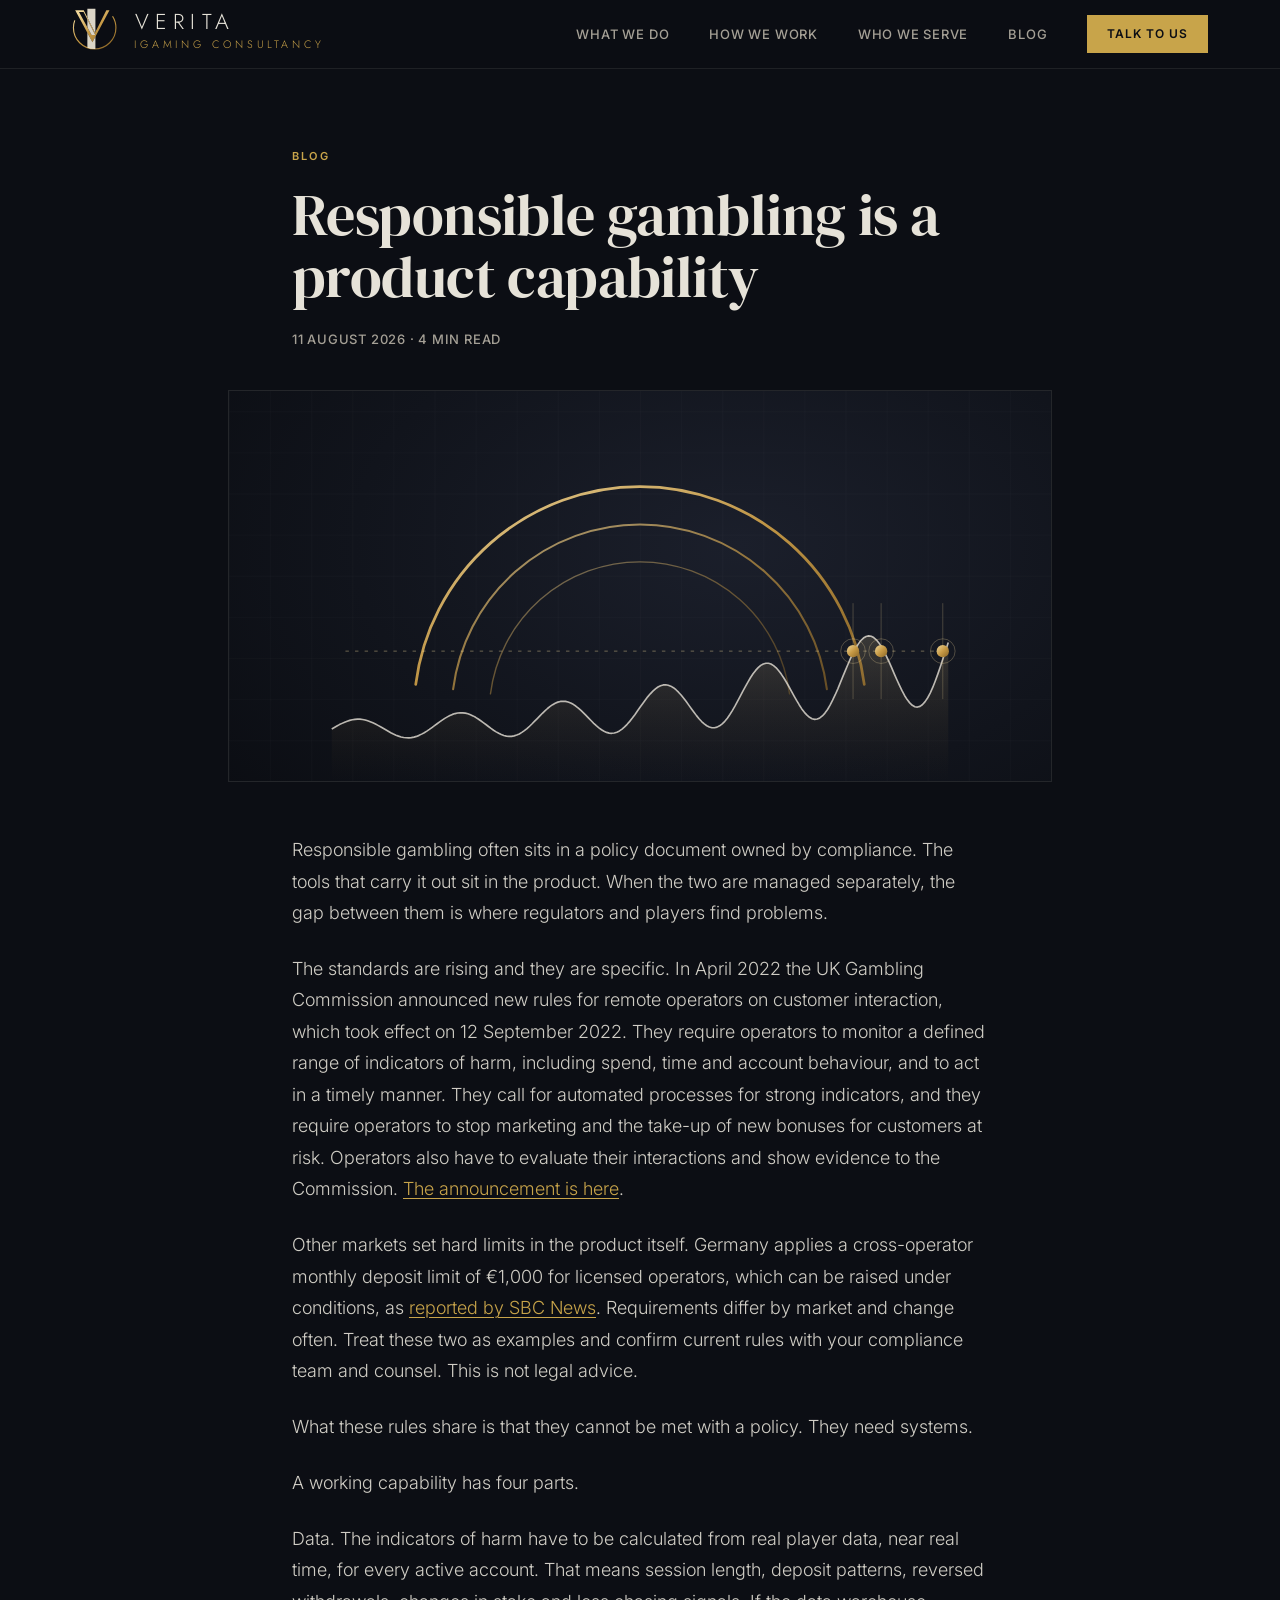
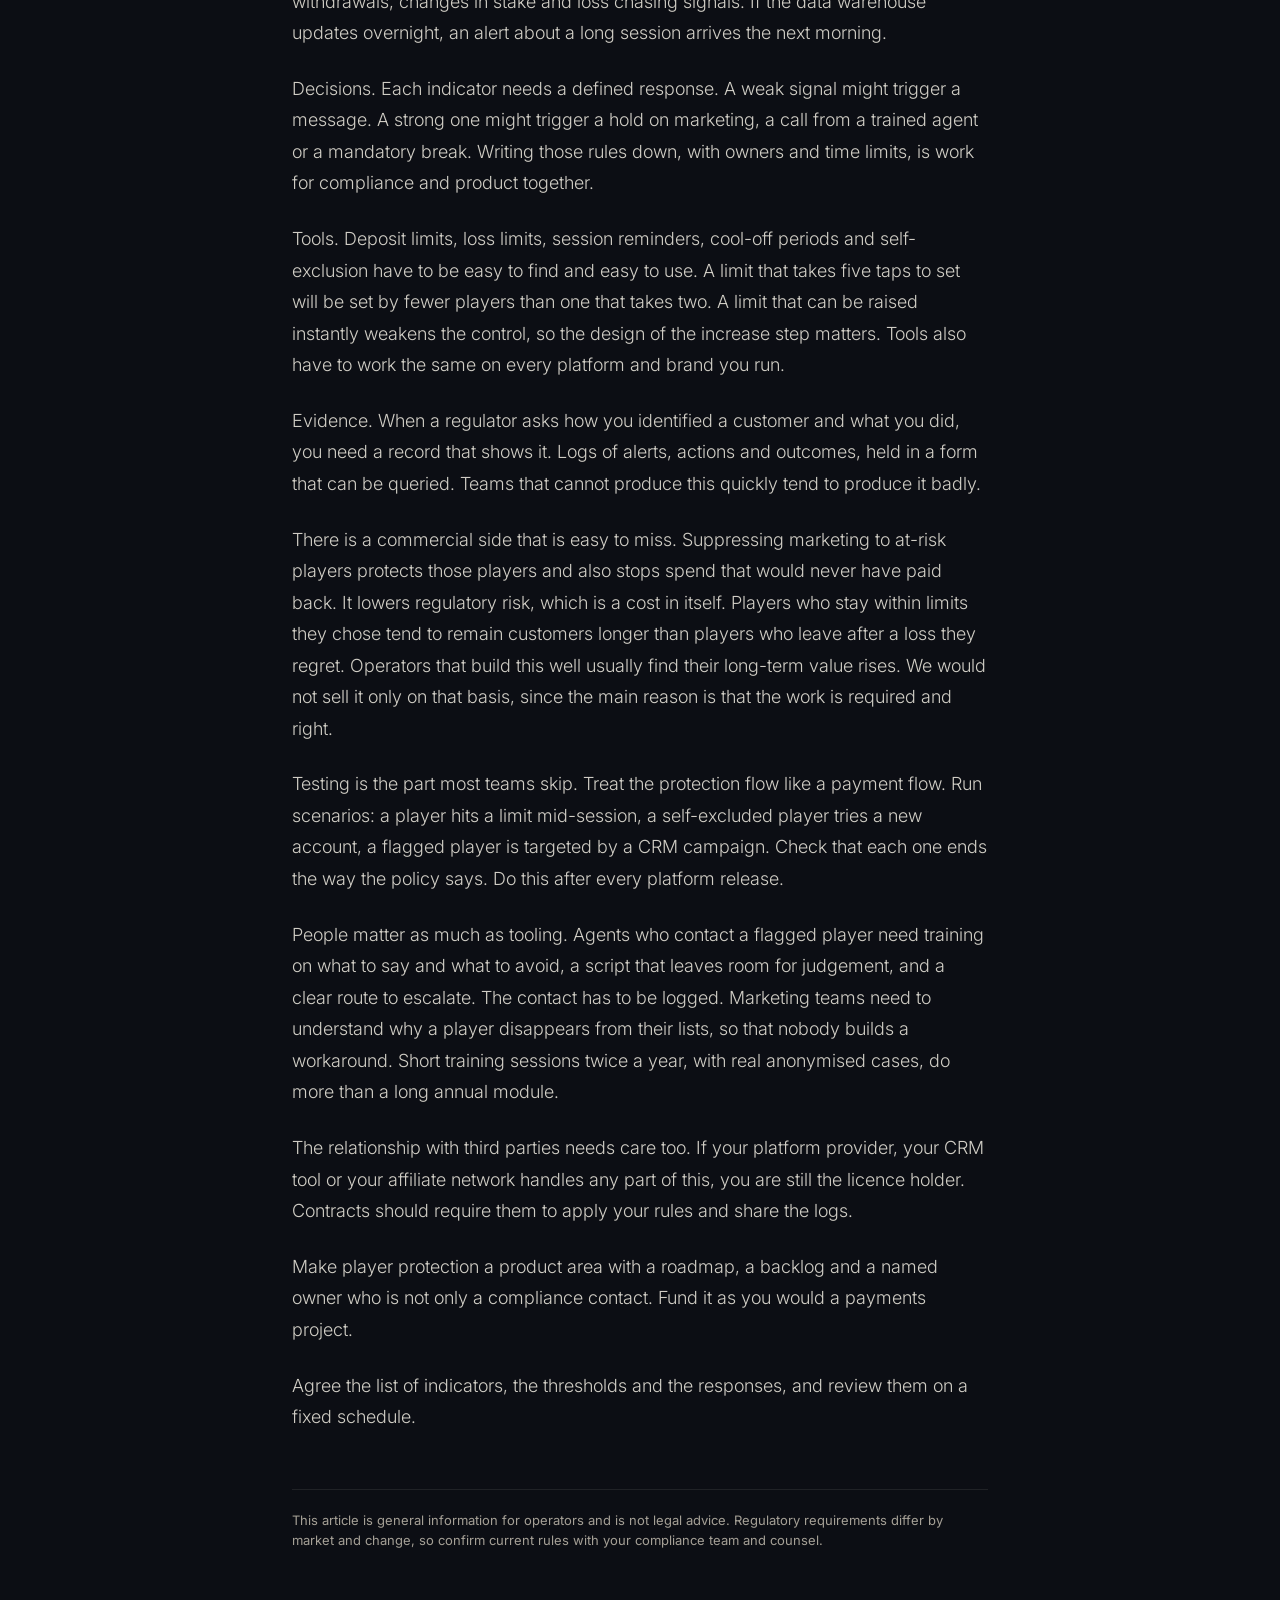
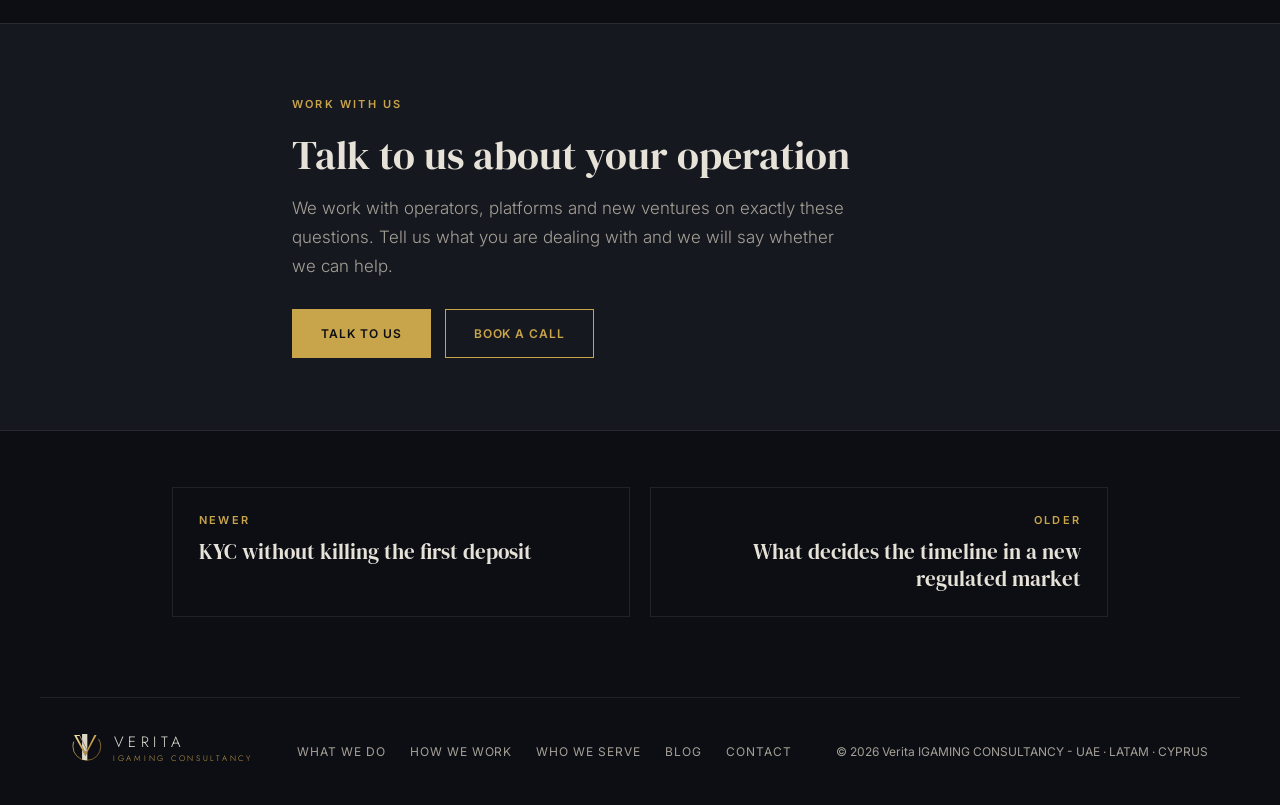
<file: blog/responsible-gambling-product/index.html>
<!doctype html>
<html lang="en">
<head>
<meta charset="UTF-8">
<meta name="viewport" content="width=device-width, initial-scale=1.0">
<title>Responsible gambling is a product capability | Verita IGAMING CONSULTANCY</title>
<meta name="description" content="Player protection tools only work if they are built, tested and fed with data like any other product. Treating them as a policy document leaves gaps.">
<meta name="robots" content="index, follow">
<link rel="canonical" href="https://www.verita-consult.com/blog/responsible-gambling-product/">
<meta property="og:type" content="article">
<meta property="og:title" content="Responsible gambling is a product capability">
<meta property="og:description" content="Player protection tools only work if they are built, tested and fed with data like any other product. Treating them as a policy document leaves gaps.">
<meta property="og:url" content="https://www.verita-consult.com/blog/responsible-gambling-product/">
<meta property="og:image" content="https://www.verita-consult.com/blog/covers/responsible-gambling-product.png">
<meta name="twitter:card" content="summary_large_image">
<meta property="article:published_time" content="2026-08-11">
<link rel="icon" type="image/png" href="/favicon.png">
<link rel="stylesheet" href="/assets/index-Bie2yWpX.css">
<style>@media (max-width:860px){.hide-mobile{display:none!important}.show-mobile{display:block!important}}
@media (min-width:861px){.show-mobile{display:none!important}}
.vp-navlink:hover{color:var(--foreground)!important}</style>
<script type="application/ld+json">{"@context": "https://schema.org", "@type": "Article", "headline": "Responsible gambling is a product capability", "description": "Player protection tools only work if they are built, tested and fed with data like any other product. Treating them as a policy document leaves gaps.", "datePublished": "2026-08-11", "image": "https://www.verita-consult.com/blog/covers/responsible-gambling-product.png", "mainEntityOfPage": "https://www.verita-consult.com/blog/responsible-gambling-product/", "author": {"@type": "Organization", "name": "Verita IGAMING CONSULTANCY"}, "publisher": {"@type": "Organization", "name": "Verita IGAMING CONSULTANCY"}}</script>
</head>
<body>
<nav style="position:fixed;top:0;left:0;right:0;z-index:50;border-bottom:1px solid var(--border);background-color:rgba(12,14,20,.94);backdrop-filter:blur(12px)">
<div style="max-width:1200px;margin:0 auto;padding:0 32px;display:flex;align-items:center;justify-content:space-between;height:68px">
<a href="/" aria-label="Verita home" style="text-decoration:none;display:block"><div style="transform: scale(1.2); transform-origin: left center;"><div class="" style="display: inline-flex; align-items: center; gap: 12px;"><span aria-hidden="true" style="display: flex; flex-shrink: 0; line-height: 0;"><svg viewBox="-0.62 -0.52 1.24 1.145" width="37.80" height="34.89" aria-hidden="true" focusable="false" style="display:block;flex-shrink:0"><defs><linearGradient id="verita-hdr-vGold" x1="-0.3" y1="-0.5" x2="0.45" y2="0.55" gradientUnits="userSpaceOnUse"><stop offset="0" stop-color="#f0d79a"></stop><stop offset=".45" stop-color="#c79a45"></stop><stop offset="1" stop-color="#8a6526"></stop></linearGradient><clipPath id="verita-hdr-vClip"><path d="M-0.534 -0.477 L-0.0606 0.395 L0.405 -0.477 L0.319 -0.477 L0.0098 0.137 L-0.299 -0.477 Z M-0.4286 -0.434 L-0.3043 -0.434 L0.0146 0.20 L-0.0844 0.20 Z" clip-rule="evenodd"></path><circle cx="0" cy="0" r=".581" fill="none" stroke="#fff" stroke-width=".0313" stroke-dasharray="2.018 1.278"></circle></clipPath></defs><path d="M-0.534 -0.477 L-0.0606 0.395 L0.405 -0.477 L0.319 -0.477 L0.0098 0.137 L-0.299 -0.477 Z M-0.4286 -0.434 L-0.3043 -0.434 L0.0146 0.20 L-0.0844 0.20 Z" fill="url(#verita-hdr-vGold)" fill-rule="evenodd"></path><circle cx="0" cy="0" r=".581" fill="none" stroke="url(#verita-hdr-vGold)" stroke-width=".0313" stroke-dasharray="2.018 1.278"></circle><g clip-path="url(#verita-hdr-vClip)"><rect class="verita-shine" x="-.20" y="-1.1" width=".22" height="2.2" fill="#fff8e6" opacity=".85"></rect></g></svg></span><div style="display: flex; flex-direction: column; gap: 3px; line-height: 1;"><span style="font-family: Jost, Montserrat, Inter, system-ui, sans-serif; font-size: 18px; font-weight: 300; letter-spacing: 0.3em; text-transform: uppercase; color: rgb(230, 226, 216); line-height: 1.15; padding-left: 0.15em;">Verita</span><span style="font-family: Jost, Montserrat, Inter, system-ui, sans-serif; font-size: 9px; font-weight: 300; letter-spacing: 0.34em; text-transform: uppercase; color: rgb(201, 162, 74); line-height: 1; padding-left: 0.17em;">IGAMING CONSULTANCY</span></div></div></div></a>
<div class="hide-mobile" style="display:flex;align-items:center;gap:40px"><a class="vp-navlink" href="/#what-we-do" style="font-size:13px;letter-spacing:.06em;text-transform:uppercase;color:var(--muted-foreground);text-decoration:none;font-weight:500;transition:color .2s">What We Do</a><a class="vp-navlink" href="/#how-we-work" style="font-size:13px;letter-spacing:.06em;text-transform:uppercase;color:var(--muted-foreground);text-decoration:none;font-weight:500;transition:color .2s">How We Work</a><a class="vp-navlink" href="/#who-we-serve" style="font-size:13px;letter-spacing:.06em;text-transform:uppercase;color:var(--muted-foreground);text-decoration:none;font-weight:500;transition:color .2s">Who We Serve</a><a class="vp-navlink" href="/#blog" style="font-size:13px;letter-spacing:.06em;text-transform:uppercase;color:var(--muted-foreground);text-decoration:none;font-weight:500;transition:color .2s">Blog</a><a href="/#contact" style="font-size:12px;letter-spacing:.08em;text-transform:uppercase;font-weight:600;color:var(--primary-foreground);background-color:var(--accent);padding:9px 20px;text-decoration:none">Talk to us</a></div>
<button id="vp-menu-btn" class="show-mobile" aria-label="Menu" aria-expanded="false" aria-controls="vp-menu" style="background:none;border:none;color:var(--foreground);cursor:pointer;padding:4px"><svg width="22" height="16" viewBox="0 0 22 16" fill="none"><line x1="0" y1="1" x2="22" y2="1" stroke="currentColor" stroke-width="1.5"/><line x1="0" y1="8" x2="22" y2="8" stroke="currentColor" stroke-width="1.5"/><line x1="0" y1="15" x2="22" y2="15" stroke="currentColor" stroke-width="1.5"/></svg></button>
</div>
<div id="vp-menu" hidden style="border-top:1px solid var(--border);background-color:var(--background);padding:20px 32px 28px"><a href="/#what-we-do" style="display:block;padding:12px 0;font-size:14px;letter-spacing:.06em;text-transform:uppercase;color:var(--muted-foreground);text-decoration:none;border-bottom:1px solid var(--border)">What We Do</a><a href="/#how-we-work" style="display:block;padding:12px 0;font-size:14px;letter-spacing:.06em;text-transform:uppercase;color:var(--muted-foreground);text-decoration:none;border-bottom:1px solid var(--border)">How We Work</a><a href="/#who-we-serve" style="display:block;padding:12px 0;font-size:14px;letter-spacing:.06em;text-transform:uppercase;color:var(--muted-foreground);text-decoration:none;border-bottom:1px solid var(--border)">Who We Serve</a><a href="/#blog" style="display:block;padding:12px 0;font-size:14px;letter-spacing:.06em;text-transform:uppercase;color:var(--muted-foreground);text-decoration:none;border-bottom:1px solid var(--border)">Blog</a><a href="/#contact" style="display:inline-block;margin-top:20px;font-size:12px;letter-spacing:.08em;text-transform:uppercase;font-weight:600;color:var(--primary-foreground);background-color:var(--accent);padding:10px 22px;text-decoration:none">Talk to us</a></div>
</nav>
<main>
<article class="vp-wrap">
<p class="vp-eyebrow"><a href="/#blog">Blog</a></p>
<h1 class="vp-title font-display">Responsible gambling is a product capability</h1>
<p class="vp-meta"><time datetime="2026-08-11">11 August 2026</time><span aria-hidden="true"> &middot; </span>4 min read</p>
<div class="vp-cover"><img src="/blog/covers/responsible-gambling-product.svg" width="1200" height="750" alt=""></div>
<div class="vp-body">
<p>Responsible gambling often sits in a policy document owned by compliance. The tools that carry it out sit in the product. When the two are managed separately, the gap between them is where regulators and players find problems.</p>
<p>The standards are rising and they are specific. In April 2022 the UK Gambling Commission announced new rules for remote operators on customer interaction, which took effect on 12 September 2022. They require operators to monitor a defined range of indicators of harm, including spend, time and account behaviour, and to act in a timely manner. They call for automated processes for strong indicators, and they require operators to stop marketing and the take-up of new bonuses for customers at risk. Operators also have to evaluate their interactions and show evidence to the Commission. <a href="https://www.gamblingcommission.gov.uk/news/article/gambling-commission-sets-new-rules-on-action-for-at-risk-customers" rel="noopener" target="_blank">The announcement is here</a>.</p>
<p>Other markets set hard limits in the product itself. Germany applies a cross-operator monthly deposit limit of €1,000 for licensed operators, which can be raised under conditions, as <a href="https://sbcnews.co.uk/europe/2025/03/09/german-soft-checks-gluneurstv/" rel="noopener" target="_blank">reported by SBC News</a>. Requirements differ by market and change often. Treat these two as examples and confirm current rules with your compliance team and counsel. This is not legal advice.</p>
<p>What these rules share is that they cannot be met with a policy. They need systems.</p>
<p>A working capability has four parts.</p>
<p>Data. The indicators of harm have to be calculated from real player data, near real time, for every active account. That means session length, deposit patterns, reversed withdrawals, changes in stake and loss chasing signals. If the data warehouse updates overnight, an alert about a long session arrives the next morning.</p>
<p>Decisions. Each indicator needs a defined response. A weak signal might trigger a message. A strong one might trigger a hold on marketing, a call from a trained agent or a mandatory break. Writing those rules down, with owners and time limits, is work for compliance and product together.</p>
<p>Tools. Deposit limits, loss limits, session reminders, cool-off periods and self-exclusion have to be easy to find and easy to use. A limit that takes five taps to set will be set by fewer players than one that takes two. A limit that can be raised instantly weakens the control, so the design of the increase step matters. Tools also have to work the same on every platform and brand you run.</p>
<p>Evidence. When a regulator asks how you identified a customer and what you did, you need a record that shows it. Logs of alerts, actions and outcomes, held in a form that can be queried. Teams that cannot produce this quickly tend to produce it badly.</p>
<p>There is a commercial side that is easy to miss. Suppressing marketing to at-risk players protects those players and also stops spend that would never have paid back. It lowers regulatory risk, which is a cost in itself. Players who stay within limits they chose tend to remain customers longer than players who leave after a loss they regret. Operators that build this well usually find their long-term value rises. We would not sell it only on that basis, since the main reason is that the work is required and right.</p>
<p>Testing is the part most teams skip. Treat the protection flow like a payment flow. Run scenarios: a player hits a limit mid-session, a self-excluded player tries a new account, a flagged player is targeted by a CRM campaign. Check that each one ends the way the policy says. Do this after every platform release.</p>
<p>People matter as much as tooling. Agents who contact a flagged player need training on what to say and what to avoid, a script that leaves room for judgement, and a clear route to escalate. The contact has to be logged. Marketing teams need to understand why a player disappears from their lists, so that nobody builds a workaround. Short training sessions twice a year, with real anonymised cases, do more than a long annual module.</p>
<p>The relationship with third parties needs care too. If your platform provider, your CRM tool or your affiliate network handles any part of this, you are still the licence holder. Contracts should require them to apply your rules and share the logs.</p>
<p>Make player protection a product area with a roadmap, a backlog and a named owner who is not only a compliance contact. Fund it as you would a payments project.</p>
<p>Agree the list of indicators, the thresholds and the responses, and review them on a fixed schedule.</p>
</div>
<p class="vp-note">This article is general information for operators and is not legal advice. Regulatory requirements differ by market and change, so confirm current rules with your compliance team and counsel.</p>
</article>
<section class="vp-cta"><div class="vp-cta-in">
<p class="vp-eyebrow">Work with us</p>
<h2 class="font-display">Talk to us about your operation</h2>
<p>We work with operators, platforms and new ventures on exactly these questions. Tell us what you are dealing with and we will say whether we can help.</p>
<div class="vp-cta-btns"><a class="vp-btn" href="/#contact">Talk to us</a><a class="vp-btn vp-btn-o" href="https://calendly.com/verita-consult" rel="noopener" target="_blank">Book a call</a></div>
</div></section>
<nav class="vp-pns" aria-label="More posts"><a class="vp-pn" href="/blog/kyc-onboarding-friction/"><span class="vp-pn-l">Newer</span><span class="vp-pn-t font-display">KYC without killing the first deposit</span></a><a class="vp-pn" href="/blog/new-regulated-market-timeline/"><span class="vp-pn-l">Older</span><span class="vp-pn-t font-display">What decides the timeline in a new regulated market</span></a></nav>
</main>
<footer style="border-top:1px solid var(--border);padding:36px 32px;display:flex;align-items:center;justify-content:space-between;flex-wrap:wrap;gap:16px;max-width:1200px;margin:0 auto">
<a href="/" aria-label="Verita home" style="text-decoration:none;display:block"><div class="" style="display: inline-flex; align-items: center; gap: 10px;"><span aria-hidden="true" style="display: flex; flex-shrink: 0; line-height: 0;"><svg viewBox="-0.62 -0.52 1.24 1.145" width="29.70" height="27.41" aria-hidden="true" focusable="false" style="display:block;flex-shrink:0"><defs><linearGradient id="verita-hdr-vGold" x1="-0.3" y1="-0.5" x2="0.45" y2="0.55" gradientUnits="userSpaceOnUse"><stop offset="0" stop-color="#f0d79a"></stop><stop offset=".45" stop-color="#c79a45"></stop><stop offset="1" stop-color="#8a6526"></stop></linearGradient><clipPath id="verita-hdr-vClip"><path d="M-0.534 -0.477 L-0.0606 0.395 L0.405 -0.477 L0.319 -0.477 L0.0098 0.137 L-0.299 -0.477 Z M-0.4286 -0.434 L-0.3043 -0.434 L0.0146 0.20 L-0.0844 0.20 Z" clip-rule="evenodd"></path><circle cx="0" cy="0" r=".581" fill="none" stroke="#fff" stroke-width=".0313" stroke-dasharray="2.018 1.278"></circle></clipPath></defs><path d="M-0.534 -0.477 L-0.0606 0.395 L0.405 -0.477 L0.319 -0.477 L0.0098 0.137 L-0.299 -0.477 Z M-0.4286 -0.434 L-0.3043 -0.434 L0.0146 0.20 L-0.0844 0.20 Z" fill="url(#verita-hdr-vGold)" fill-rule="evenodd"></path><circle cx="0" cy="0" r=".581" fill="none" stroke="url(#verita-hdr-vGold)" stroke-width=".0313" stroke-dasharray="2.018 1.278"></circle><g clip-path="url(#verita-hdr-vClip)"><rect class="verita-shine" x="-.20" y="-1.1" width=".22" height="2.2" fill="#fff8e6" opacity=".85"></rect></g></svg></span><div style="display: flex; flex-direction: column; gap: 3px; line-height: 1;"><span style="font-family: Jost, Montserrat, Inter, system-ui, sans-serif; font-size: 15px; font-weight: 300; letter-spacing: 0.3em; text-transform: uppercase; color: rgb(230, 226, 216); line-height: 1.15; padding-left: 0.15em;">Verita</span><span style="font-family: Jost, Montserrat, Inter, system-ui, sans-serif; font-size: 8px; font-weight: 300; letter-spacing: 0.34em; text-transform: uppercase; color: rgb(201, 162, 74); line-height: 1; padding-left: 0.17em;">IGAMING CONSULTANCY</span></div></div></a>
<nav aria-label="Footer" style="display:flex;flex-wrap:wrap;gap:8px 24px"><a href="/#what-we-do" style="font-size:12px;letter-spacing:.08em;text-transform:uppercase;color:var(--muted-foreground);text-decoration:none">What We Do</a><a href="/#how-we-work" style="font-size:12px;letter-spacing:.08em;text-transform:uppercase;color:var(--muted-foreground);text-decoration:none">How We Work</a><a href="/#who-we-serve" style="font-size:12px;letter-spacing:.08em;text-transform:uppercase;color:var(--muted-foreground);text-decoration:none">Who We Serve</a><a href="/#blog" style="font-size:12px;letter-spacing:.08em;text-transform:uppercase;color:var(--muted-foreground);text-decoration:none">Blog</a><a href="/#contact" style="font-size:12px;letter-spacing:.08em;text-transform:uppercase;color:var(--muted-foreground);text-decoration:none">Contact</a></nav>
<p style="font-size:12px;color:var(--muted-foreground)">&copy; 2026 Verita IGAMING CONSULTANCY - UAE &middot; LATAM &middot; CYPRUS</p>
</footer>
<script>
(function(){var b=document.getElementById('vp-menu-btn'),m=document.getElementById('vp-menu');if(!b||!m)return;
var ic=b.innerHTML,x='<svg width="22" height="16" viewBox="0 0 22 16" fill="none"><line x1="1" y1="1" x2="21" y2="15" stroke="currentColor" stroke-width="1.5"/><line x1="21" y1="1" x2="1" y2="15" stroke="currentColor" stroke-width="1.5"/></svg>';
function set(o){m.hidden=!o;b.setAttribute('aria-expanded',o?'true':'false');b.innerHTML=o?x:ic}
b.addEventListener('click',function(){set(m.hidden)});
m.addEventListener('click',function(e){if(e.target.tagName==='A')set(false)});
document.addEventListener('keydown',function(e){if(e.key==='Escape')set(false)});})();
</script>
</body>
</html>
</file>
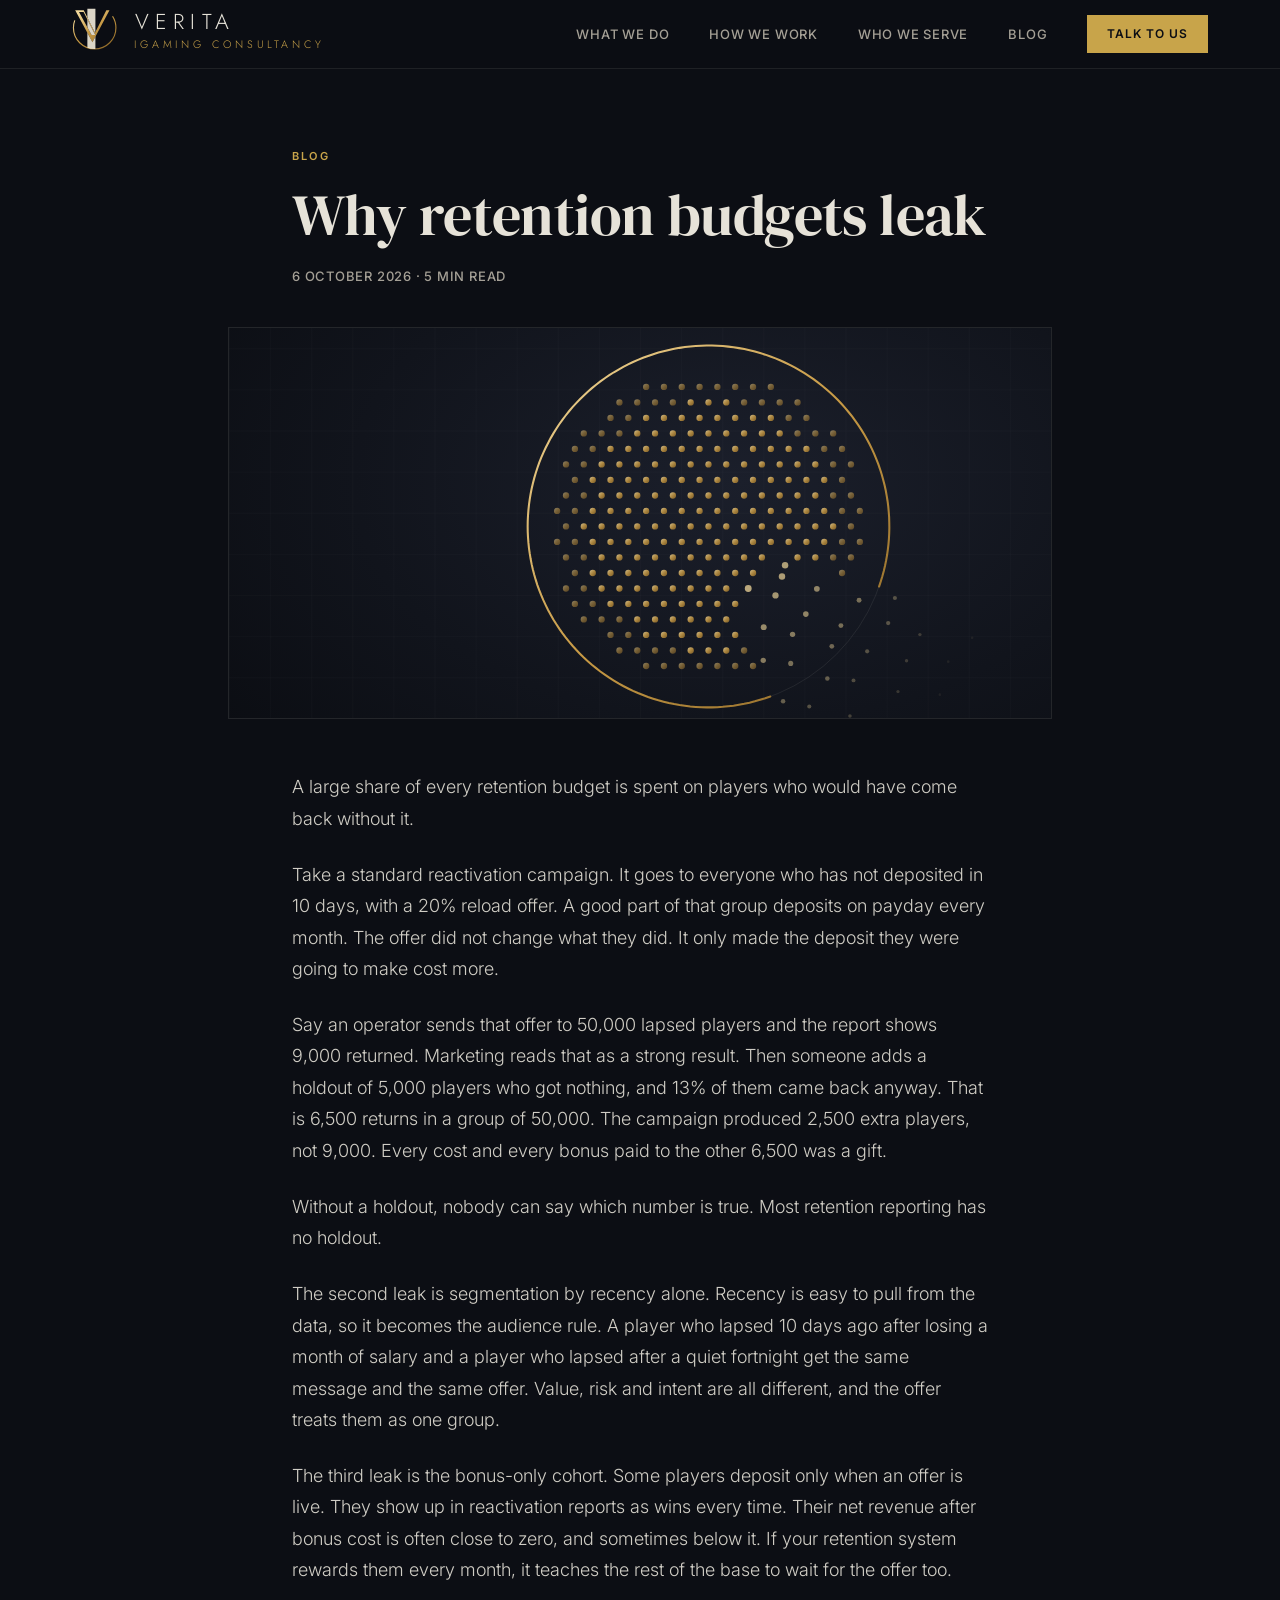
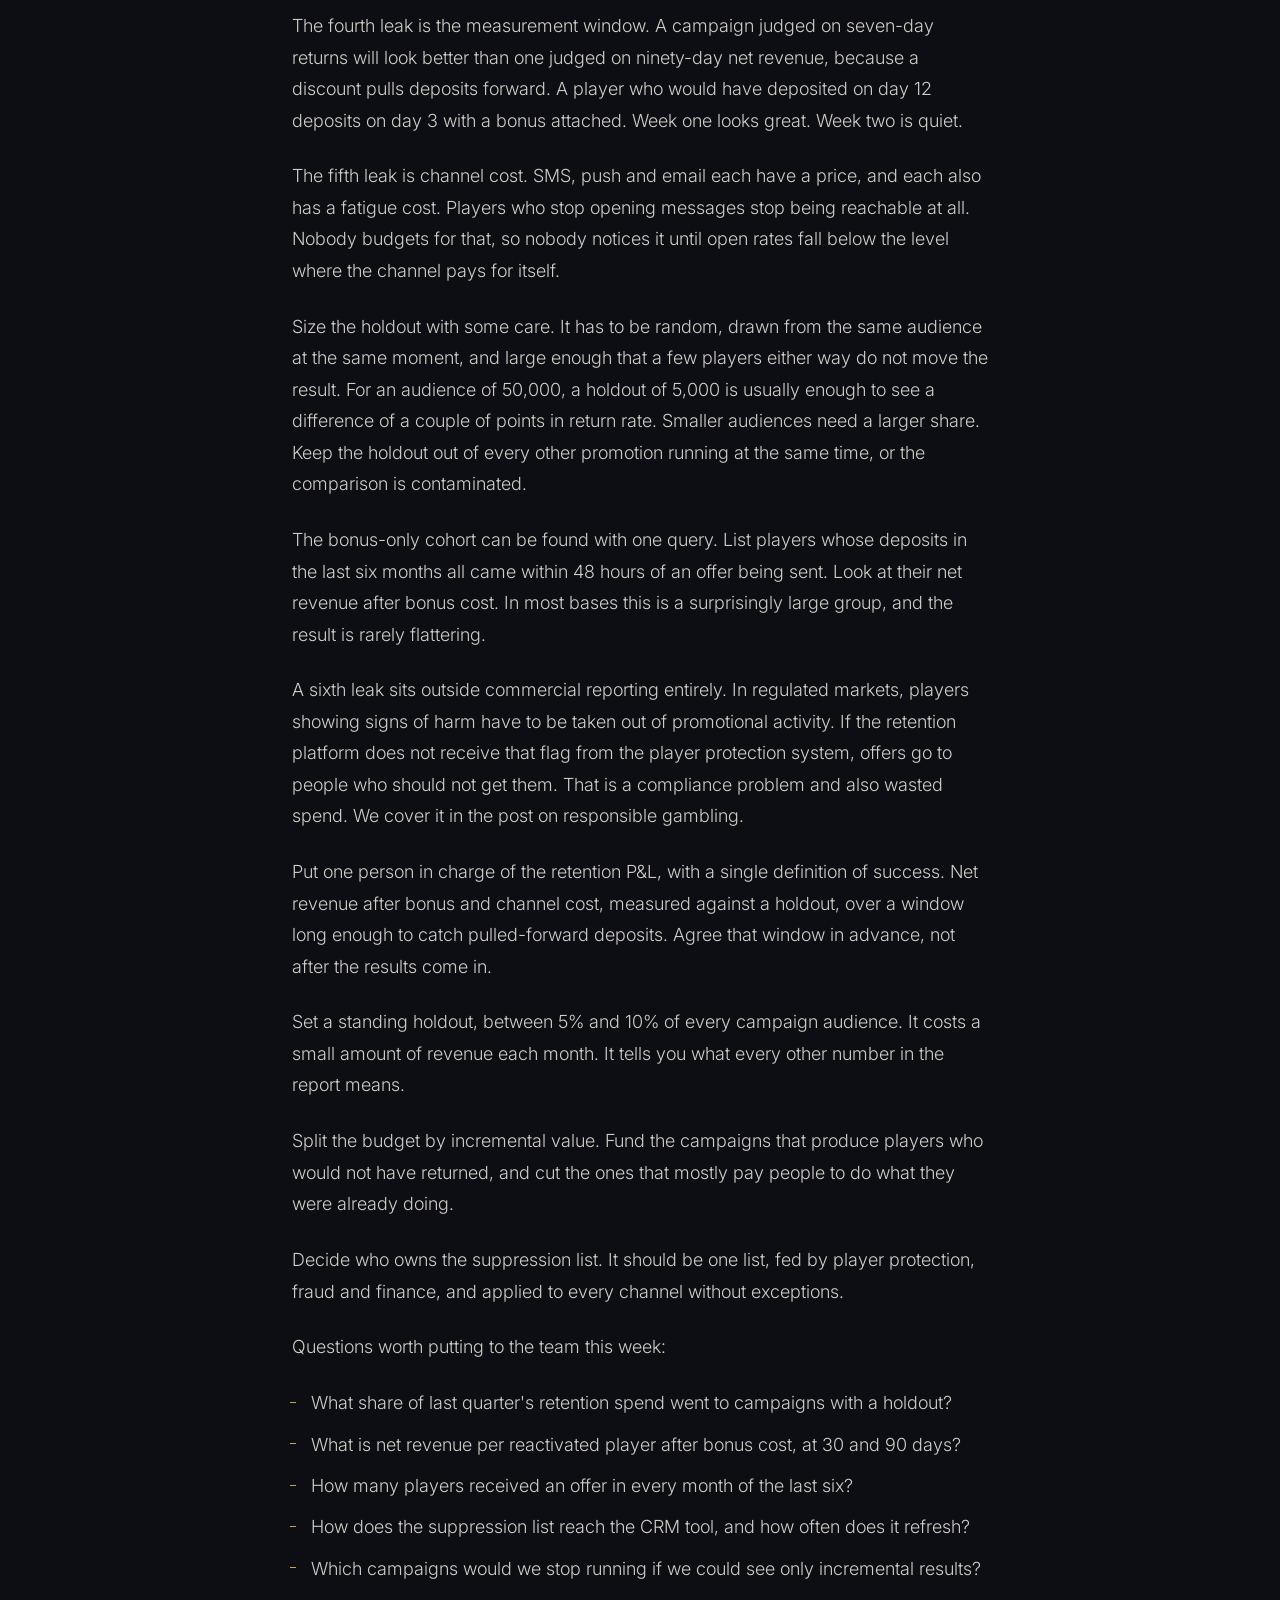
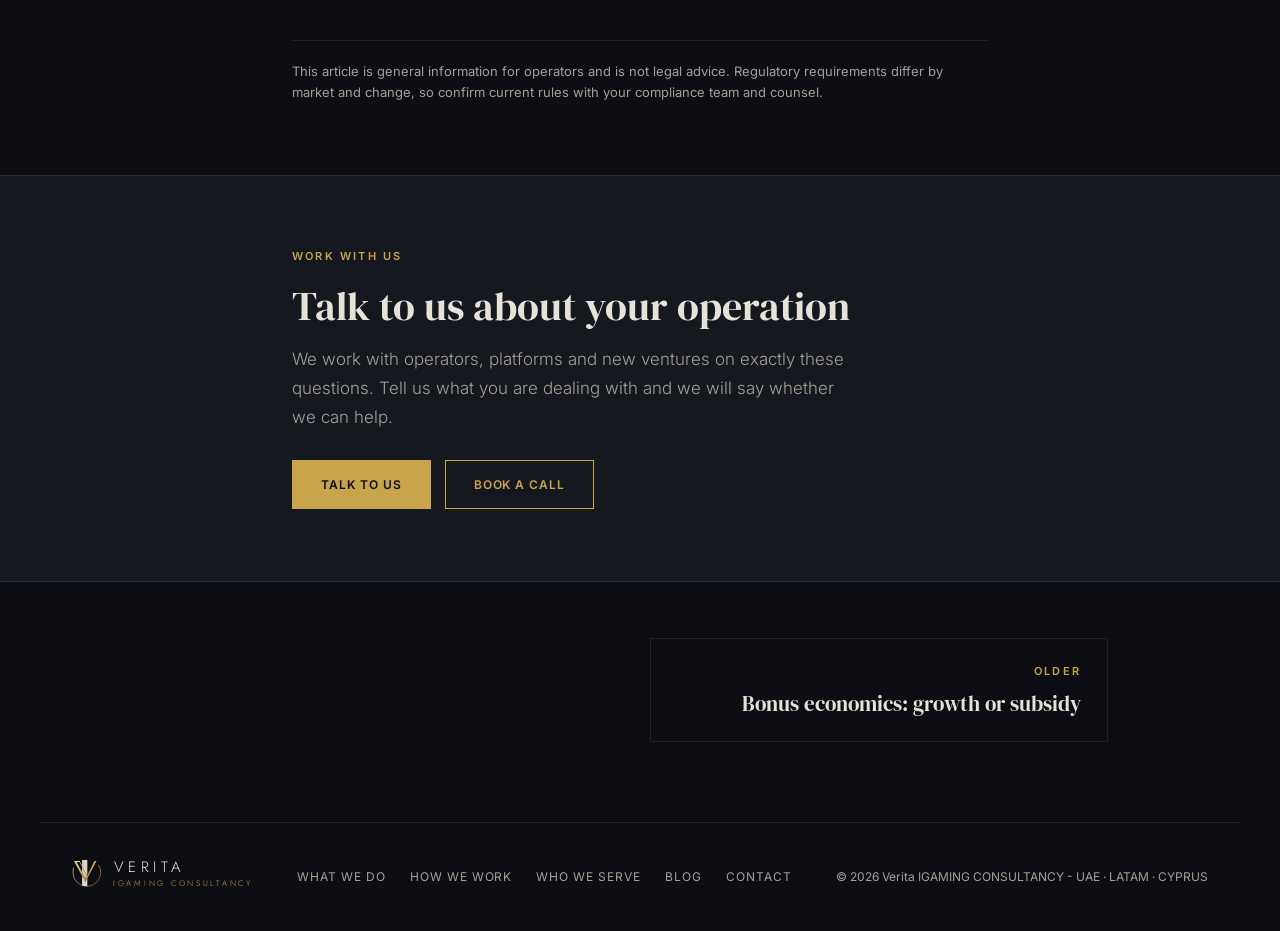
<file: blog/retention-budgets-leak/index.html>
<!doctype html>
<html lang="en">
<head>
<meta charset="UTF-8">
<meta name="viewport" content="width=device-width, initial-scale=1.0">
<title>Why retention budgets leak | Verita IGAMING CONSULTANCY</title>
<meta name="description" content="CRM and bonus spend often goes to players who would have stayed anyway. A holdout group shows where the money really goes.">
<meta name="robots" content="index, follow">
<link rel="canonical" href="https://www.verita-consult.com/blog/retention-budgets-leak/">
<meta property="og:type" content="article">
<meta property="og:title" content="Why retention budgets leak">
<meta property="og:description" content="CRM and bonus spend often goes to players who would have stayed anyway. A holdout group shows where the money really goes.">
<meta property="og:url" content="https://www.verita-consult.com/blog/retention-budgets-leak/">
<meta property="og:image" content="https://www.verita-consult.com/blog/covers/retention-budgets-leak.png">
<meta name="twitter:card" content="summary_large_image">
<meta property="article:published_time" content="2026-10-06">
<link rel="icon" type="image/png" href="/favicon.png">
<link rel="stylesheet" href="/assets/index-Bie2yWpX.css">
<style>@media (max-width:860px){.hide-mobile{display:none!important}.show-mobile{display:block!important}}
@media (min-width:861px){.show-mobile{display:none!important}}
.vp-navlink:hover{color:var(--foreground)!important}</style>
<script type="application/ld+json">{"@context": "https://schema.org", "@type": "Article", "headline": "Why retention budgets leak", "description": "CRM and bonus spend often goes to players who would have stayed anyway. A holdout group shows where the money really goes.", "datePublished": "2026-10-06", "image": "https://www.verita-consult.com/blog/covers/retention-budgets-leak.png", "mainEntityOfPage": "https://www.verita-consult.com/blog/retention-budgets-leak/", "author": {"@type": "Organization", "name": "Verita IGAMING CONSULTANCY"}, "publisher": {"@type": "Organization", "name": "Verita IGAMING CONSULTANCY"}}</script>
</head>
<body>
<nav style="position:fixed;top:0;left:0;right:0;z-index:50;border-bottom:1px solid var(--border);background-color:rgba(12,14,20,.94);backdrop-filter:blur(12px)">
<div style="max-width:1200px;margin:0 auto;padding:0 32px;display:flex;align-items:center;justify-content:space-between;height:68px">
<a href="/" aria-label="Verita home" style="text-decoration:none;display:block"><div style="transform: scale(1.2); transform-origin: left center;"><div class="" style="display: inline-flex; align-items: center; gap: 12px;"><span aria-hidden="true" style="display: flex; flex-shrink: 0; line-height: 0;"><svg viewBox="-0.62 -0.52 1.24 1.145" width="37.80" height="34.89" aria-hidden="true" focusable="false" style="display:block;flex-shrink:0"><defs><linearGradient id="verita-hdr-vGold" x1="-0.3" y1="-0.5" x2="0.45" y2="0.55" gradientUnits="userSpaceOnUse"><stop offset="0" stop-color="#f0d79a"></stop><stop offset=".45" stop-color="#c79a45"></stop><stop offset="1" stop-color="#8a6526"></stop></linearGradient><clipPath id="verita-hdr-vClip"><path d="M-0.534 -0.477 L-0.0606 0.395 L0.405 -0.477 L0.319 -0.477 L0.0098 0.137 L-0.299 -0.477 Z M-0.4286 -0.434 L-0.3043 -0.434 L0.0146 0.20 L-0.0844 0.20 Z" clip-rule="evenodd"></path><circle cx="0" cy="0" r=".581" fill="none" stroke="#fff" stroke-width=".0313" stroke-dasharray="2.018 1.278"></circle></clipPath></defs><path d="M-0.534 -0.477 L-0.0606 0.395 L0.405 -0.477 L0.319 -0.477 L0.0098 0.137 L-0.299 -0.477 Z M-0.4286 -0.434 L-0.3043 -0.434 L0.0146 0.20 L-0.0844 0.20 Z" fill="url(#verita-hdr-vGold)" fill-rule="evenodd"></path><circle cx="0" cy="0" r=".581" fill="none" stroke="url(#verita-hdr-vGold)" stroke-width=".0313" stroke-dasharray="2.018 1.278"></circle><g clip-path="url(#verita-hdr-vClip)"><rect class="verita-shine" x="-.20" y="-1.1" width=".22" height="2.2" fill="#fff8e6" opacity=".85"></rect></g></svg></span><div style="display: flex; flex-direction: column; gap: 3px; line-height: 1;"><span style="font-family: Jost, Montserrat, Inter, system-ui, sans-serif; font-size: 18px; font-weight: 300; letter-spacing: 0.3em; text-transform: uppercase; color: rgb(230, 226, 216); line-height: 1.15; padding-left: 0.15em;">Verita</span><span style="font-family: Jost, Montserrat, Inter, system-ui, sans-serif; font-size: 9px; font-weight: 300; letter-spacing: 0.34em; text-transform: uppercase; color: rgb(201, 162, 74); line-height: 1; padding-left: 0.17em;">IGAMING CONSULTANCY</span></div></div></div></a>
<div class="hide-mobile" style="display:flex;align-items:center;gap:40px"><a class="vp-navlink" href="/#what-we-do" style="font-size:13px;letter-spacing:.06em;text-transform:uppercase;color:var(--muted-foreground);text-decoration:none;font-weight:500;transition:color .2s">What We Do</a><a class="vp-navlink" href="/#how-we-work" style="font-size:13px;letter-spacing:.06em;text-transform:uppercase;color:var(--muted-foreground);text-decoration:none;font-weight:500;transition:color .2s">How We Work</a><a class="vp-navlink" href="/#who-we-serve" style="font-size:13px;letter-spacing:.06em;text-transform:uppercase;color:var(--muted-foreground);text-decoration:none;font-weight:500;transition:color .2s">Who We Serve</a><a class="vp-navlink" href="/#blog" style="font-size:13px;letter-spacing:.06em;text-transform:uppercase;color:var(--muted-foreground);text-decoration:none;font-weight:500;transition:color .2s">Blog</a><a href="/#contact" style="font-size:12px;letter-spacing:.08em;text-transform:uppercase;font-weight:600;color:var(--primary-foreground);background-color:var(--accent);padding:9px 20px;text-decoration:none">Talk to us</a></div>
<button id="vp-menu-btn" class="show-mobile" aria-label="Menu" aria-expanded="false" aria-controls="vp-menu" style="background:none;border:none;color:var(--foreground);cursor:pointer;padding:4px"><svg width="22" height="16" viewBox="0 0 22 16" fill="none"><line x1="0" y1="1" x2="22" y2="1" stroke="currentColor" stroke-width="1.5"/><line x1="0" y1="8" x2="22" y2="8" stroke="currentColor" stroke-width="1.5"/><line x1="0" y1="15" x2="22" y2="15" stroke="currentColor" stroke-width="1.5"/></svg></button>
</div>
<div id="vp-menu" hidden style="border-top:1px solid var(--border);background-color:var(--background);padding:20px 32px 28px"><a href="/#what-we-do" style="display:block;padding:12px 0;font-size:14px;letter-spacing:.06em;text-transform:uppercase;color:var(--muted-foreground);text-decoration:none;border-bottom:1px solid var(--border)">What We Do</a><a href="/#how-we-work" style="display:block;padding:12px 0;font-size:14px;letter-spacing:.06em;text-transform:uppercase;color:var(--muted-foreground);text-decoration:none;border-bottom:1px solid var(--border)">How We Work</a><a href="/#who-we-serve" style="display:block;padding:12px 0;font-size:14px;letter-spacing:.06em;text-transform:uppercase;color:var(--muted-foreground);text-decoration:none;border-bottom:1px solid var(--border)">Who We Serve</a><a href="/#blog" style="display:block;padding:12px 0;font-size:14px;letter-spacing:.06em;text-transform:uppercase;color:var(--muted-foreground);text-decoration:none;border-bottom:1px solid var(--border)">Blog</a><a href="/#contact" style="display:inline-block;margin-top:20px;font-size:12px;letter-spacing:.08em;text-transform:uppercase;font-weight:600;color:var(--primary-foreground);background-color:var(--accent);padding:10px 22px;text-decoration:none">Talk to us</a></div>
</nav>
<main>
<article class="vp-wrap">
<p class="vp-eyebrow"><a href="/#blog">Blog</a></p>
<h1 class="vp-title font-display">Why retention budgets leak</h1>
<p class="vp-meta"><time datetime="2026-10-06">6 October 2026</time><span aria-hidden="true"> &middot; </span>5 min read</p>
<div class="vp-cover"><img src="/blog/covers/retention-budgets-leak.svg" width="1200" height="750" alt=""></div>
<div class="vp-body">
<p>A large share of every retention budget is spent on players who would have come back without it.</p>
<p>Take a standard reactivation campaign. It goes to everyone who has not deposited in 10 days, with a 20% reload offer. A good part of that group deposits on payday every month. The offer did not change what they did. It only made the deposit they were going to make cost more.</p>
<p>Say an operator sends that offer to 50,000 lapsed players and the report shows 9,000 returned. Marketing reads that as a strong result. Then someone adds a holdout of 5,000 players who got nothing, and 13% of them came back anyway. That is 6,500 returns in a group of 50,000. The campaign produced 2,500 extra players, not 9,000. Every cost and every bonus paid to the other 6,500 was a gift.</p>
<p>Without a holdout, nobody can say which number is true. Most retention reporting has no holdout.</p>
<p>The second leak is segmentation by recency alone. Recency is easy to pull from the data, so it becomes the audience rule. A player who lapsed 10 days ago after losing a month of salary and a player who lapsed after a quiet fortnight get the same message and the same offer. Value, risk and intent are all different, and the offer treats them as one group.</p>
<p>The third leak is the bonus-only cohort. Some players deposit only when an offer is live. They show up in reactivation reports as wins every time. Their net revenue after bonus cost is often close to zero, and sometimes below it. If your retention system rewards them every month, it teaches the rest of the base to wait for the offer too.</p>
<p>The fourth leak is the measurement window. A campaign judged on seven-day returns will look better than one judged on ninety-day net revenue, because a discount pulls deposits forward. A player who would have deposited on day 12 deposits on day 3 with a bonus attached. Week one looks great. Week two is quiet.</p>
<p>The fifth leak is channel cost. SMS, push and email each have a price, and each also has a fatigue cost. Players who stop opening messages stop being reachable at all. Nobody budgets for that, so nobody notices it until open rates fall below the level where the channel pays for itself.</p>
<p>Size the holdout with some care. It has to be random, drawn from the same audience at the same moment, and large enough that a few players either way do not move the result. For an audience of 50,000, a holdout of 5,000 is usually enough to see a difference of a couple of points in return rate. Smaller audiences need a larger share. Keep the holdout out of every other promotion running at the same time, or the comparison is contaminated.</p>
<p>The bonus-only cohort can be found with one query. List players whose deposits in the last six months all came within 48 hours of an offer being sent. Look at their net revenue after bonus cost. In most bases this is a surprisingly large group, and the result is rarely flattering.</p>
<p>A sixth leak sits outside commercial reporting entirely. In regulated markets, players showing signs of harm have to be taken out of promotional activity. If the retention platform does not receive that flag from the player protection system, offers go to people who should not get them. That is a compliance problem and also wasted spend. We cover it in the post on responsible gambling.</p>
<p>Put one person in charge of the retention P&amp;L, with a single definition of success. Net revenue after bonus and channel cost, measured against a holdout, over a window long enough to catch pulled-forward deposits. Agree that window in advance, not after the results come in.</p>
<p>Set a standing holdout, between 5% and 10% of every campaign audience. It costs a small amount of revenue each month. It tells you what every other number in the report means.</p>
<p>Split the budget by incremental value. Fund the campaigns that produce players who would not have returned, and cut the ones that mostly pay people to do what they were already doing.</p>
<p>Decide who owns the suppression list. It should be one list, fed by player protection, fraud and finance, and applied to every channel without exceptions.</p>
<p>Questions worth putting to the team this week:</p>
<ul><li>What share of last quarter's retention spend went to campaigns with a holdout?</li><li>What is net revenue per reactivated player after bonus cost, at 30 and 90 days?</li><li>How many players received an offer in every month of the last six?</li><li>How does the suppression list reach the CRM tool, and how often does it refresh?</li><li>Which campaigns would we stop running if we could see only incremental results?</li></ul>
</div>
<p class="vp-note">This article is general information for operators and is not legal advice. Regulatory requirements differ by market and change, so confirm current rules with your compliance team and counsel.</p>
</article>
<section class="vp-cta"><div class="vp-cta-in">
<p class="vp-eyebrow">Work with us</p>
<h2 class="font-display">Talk to us about your operation</h2>
<p>We work with operators, platforms and new ventures on exactly these questions. Tell us what you are dealing with and we will say whether we can help.</p>
<div class="vp-cta-btns"><a class="vp-btn" href="/#contact">Talk to us</a><a class="vp-btn vp-btn-o" href="https://calendly.com/verita-consult" rel="noopener" target="_blank">Book a call</a></div>
</div></section>
<nav class="vp-pns" aria-label="More posts"><span></span><a class="vp-pn" href="/blog/bonus-economics/"><span class="vp-pn-l">Older</span><span class="vp-pn-t font-display">Bonus economics: growth or subsidy</span></a></nav>
</main>
<footer style="border-top:1px solid var(--border);padding:36px 32px;display:flex;align-items:center;justify-content:space-between;flex-wrap:wrap;gap:16px;max-width:1200px;margin:0 auto">
<a href="/" aria-label="Verita home" style="text-decoration:none;display:block"><div class="" style="display: inline-flex; align-items: center; gap: 10px;"><span aria-hidden="true" style="display: flex; flex-shrink: 0; line-height: 0;"><svg viewBox="-0.62 -0.52 1.24 1.145" width="29.70" height="27.41" aria-hidden="true" focusable="false" style="display:block;flex-shrink:0"><defs><linearGradient id="verita-hdr-vGold" x1="-0.3" y1="-0.5" x2="0.45" y2="0.55" gradientUnits="userSpaceOnUse"><stop offset="0" stop-color="#f0d79a"></stop><stop offset=".45" stop-color="#c79a45"></stop><stop offset="1" stop-color="#8a6526"></stop></linearGradient><clipPath id="verita-hdr-vClip"><path d="M-0.534 -0.477 L-0.0606 0.395 L0.405 -0.477 L0.319 -0.477 L0.0098 0.137 L-0.299 -0.477 Z M-0.4286 -0.434 L-0.3043 -0.434 L0.0146 0.20 L-0.0844 0.20 Z" clip-rule="evenodd"></path><circle cx="0" cy="0" r=".581" fill="none" stroke="#fff" stroke-width=".0313" stroke-dasharray="2.018 1.278"></circle></clipPath></defs><path d="M-0.534 -0.477 L-0.0606 0.395 L0.405 -0.477 L0.319 -0.477 L0.0098 0.137 L-0.299 -0.477 Z M-0.4286 -0.434 L-0.3043 -0.434 L0.0146 0.20 L-0.0844 0.20 Z" fill="url(#verita-hdr-vGold)" fill-rule="evenodd"></path><circle cx="0" cy="0" r=".581" fill="none" stroke="url(#verita-hdr-vGold)" stroke-width=".0313" stroke-dasharray="2.018 1.278"></circle><g clip-path="url(#verita-hdr-vClip)"><rect class="verita-shine" x="-.20" y="-1.1" width=".22" height="2.2" fill="#fff8e6" opacity=".85"></rect></g></svg></span><div style="display: flex; flex-direction: column; gap: 3px; line-height: 1;"><span style="font-family: Jost, Montserrat, Inter, system-ui, sans-serif; font-size: 15px; font-weight: 300; letter-spacing: 0.3em; text-transform: uppercase; color: rgb(230, 226, 216); line-height: 1.15; padding-left: 0.15em;">Verita</span><span style="font-family: Jost, Montserrat, Inter, system-ui, sans-serif; font-size: 8px; font-weight: 300; letter-spacing: 0.34em; text-transform: uppercase; color: rgb(201, 162, 74); line-height: 1; padding-left: 0.17em;">IGAMING CONSULTANCY</span></div></div></a>
<nav aria-label="Footer" style="display:flex;flex-wrap:wrap;gap:8px 24px"><a href="/#what-we-do" style="font-size:12px;letter-spacing:.08em;text-transform:uppercase;color:var(--muted-foreground);text-decoration:none">What We Do</a><a href="/#how-we-work" style="font-size:12px;letter-spacing:.08em;text-transform:uppercase;color:var(--muted-foreground);text-decoration:none">How We Work</a><a href="/#who-we-serve" style="font-size:12px;letter-spacing:.08em;text-transform:uppercase;color:var(--muted-foreground);text-decoration:none">Who We Serve</a><a href="/#blog" style="font-size:12px;letter-spacing:.08em;text-transform:uppercase;color:var(--muted-foreground);text-decoration:none">Blog</a><a href="/#contact" style="font-size:12px;letter-spacing:.08em;text-transform:uppercase;color:var(--muted-foreground);text-decoration:none">Contact</a></nav>
<p style="font-size:12px;color:var(--muted-foreground)">&copy; 2026 Verita IGAMING CONSULTANCY - UAE &middot; LATAM &middot; CYPRUS</p>
</footer>
<script>
(function(){var b=document.getElementById('vp-menu-btn'),m=document.getElementById('vp-menu');if(!b||!m)return;
var ic=b.innerHTML,x='<svg width="22" height="16" viewBox="0 0 22 16" fill="none"><line x1="1" y1="1" x2="21" y2="15" stroke="currentColor" stroke-width="1.5"/><line x1="21" y1="1" x2="1" y2="15" stroke="currentColor" stroke-width="1.5"/></svg>';
function set(o){m.hidden=!o;b.setAttribute('aria-expanded',o?'true':'false');b.innerHTML=o?x:ic}
b.addEventListener('click',function(){set(m.hidden)});
m.addEventListener('click',function(e){if(e.target.tagName==='A')set(false)});
document.addEventListener('keydown',function(e){if(e.key==='Escape')set(false)});})();
</script>
</body>
</html>
</file>
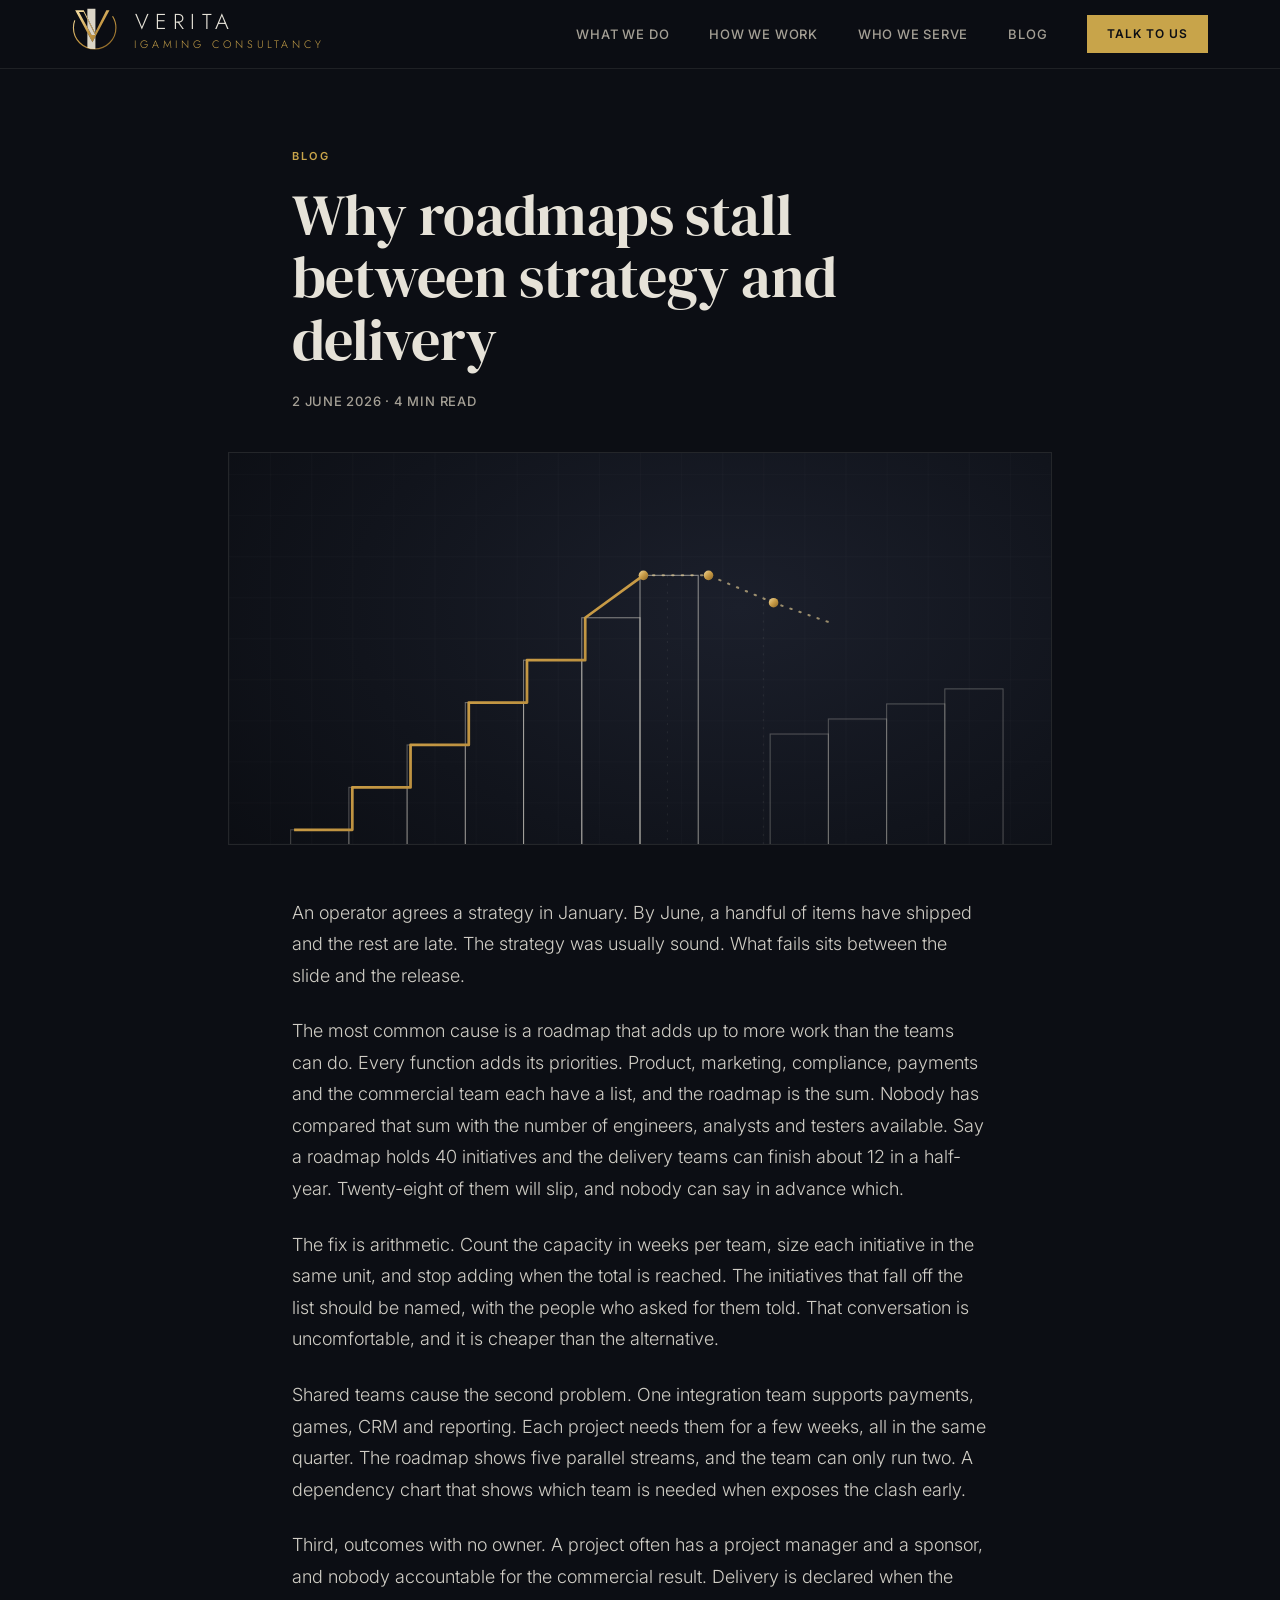
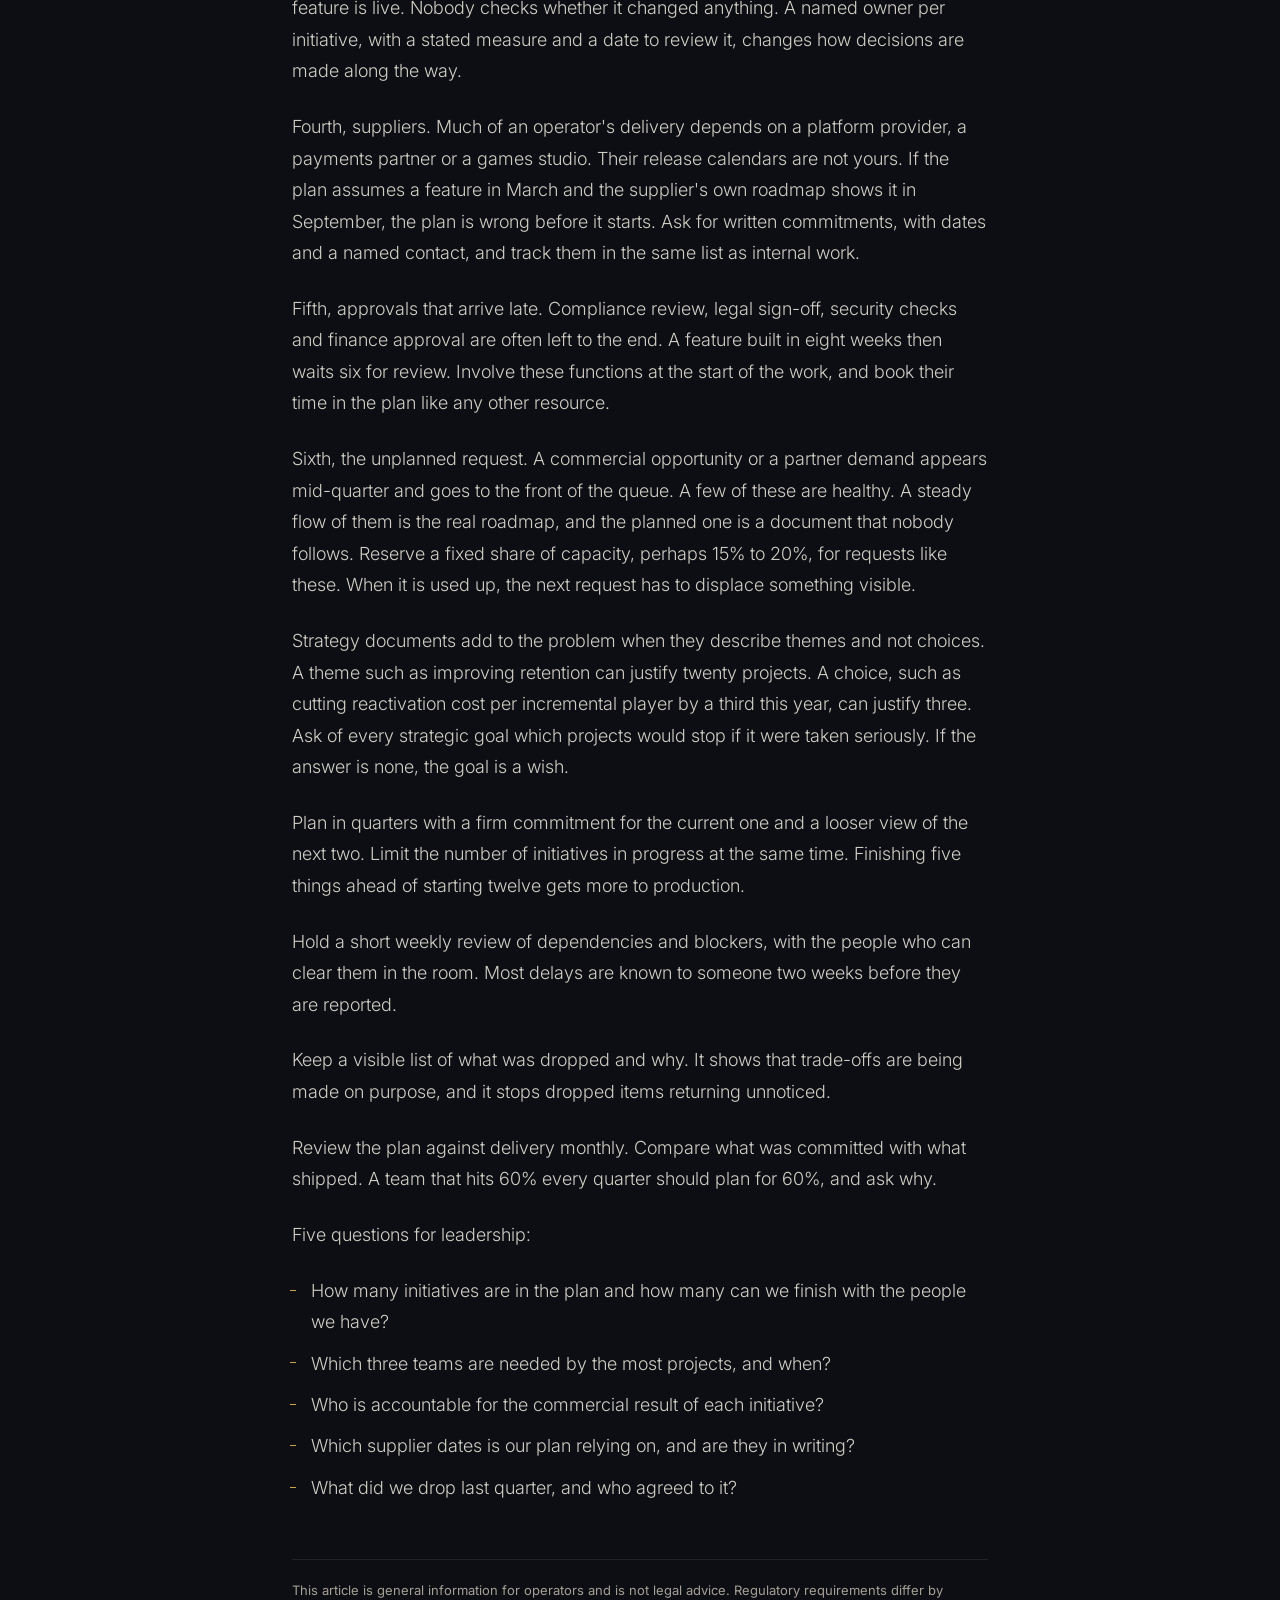
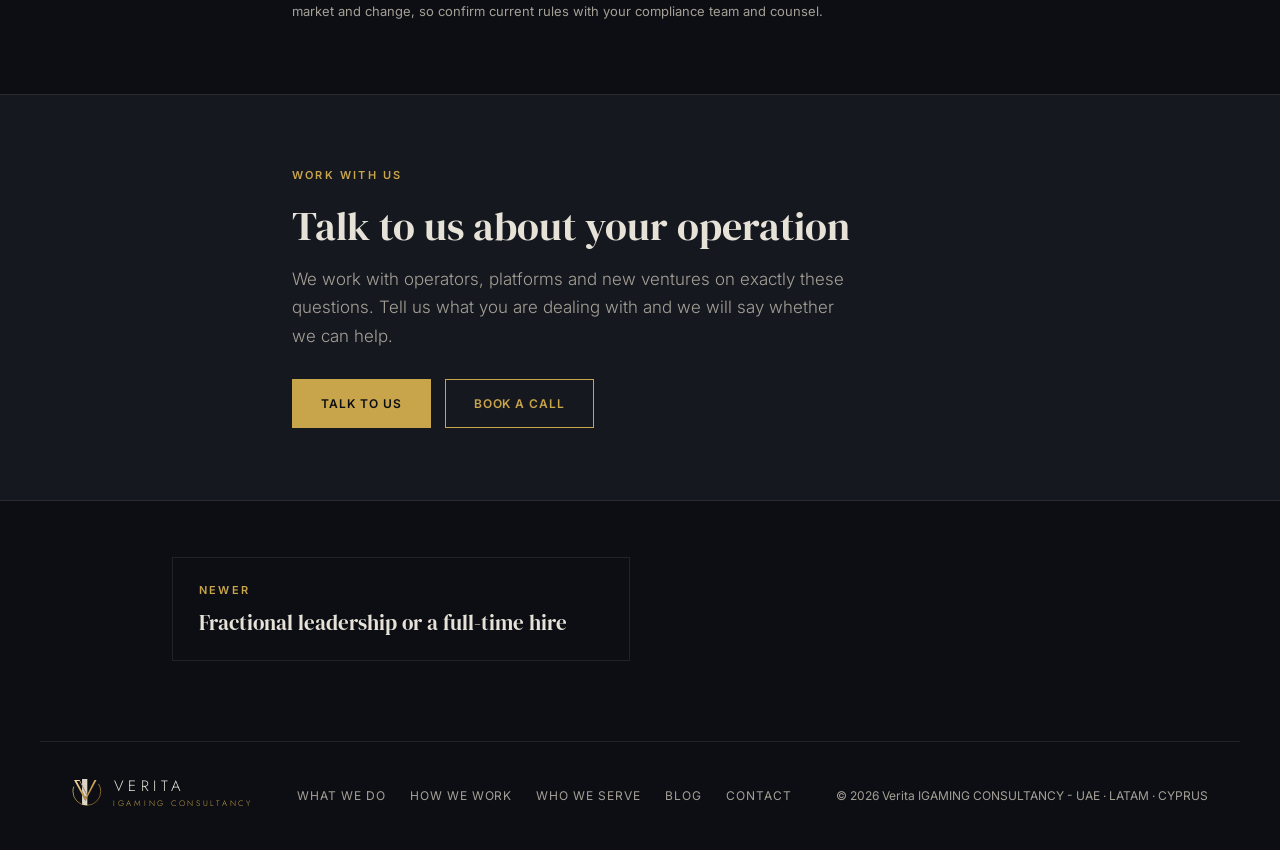
<file: blog/roadmaps-stall/index.html>
<!doctype html>
<html lang="en">
<head>
<meta charset="UTF-8">
<meta name="viewport" content="width=device-width, initial-scale=1.0">
<title>Why roadmaps stall between strategy and delivery | Verita IGAMING CONSULTANCY</title>
<meta name="description" content="Operators agree a strategy in January and find in June that little has shipped. The gap is usually capacity, ownership and dependencies.">
<meta name="robots" content="index, follow">
<link rel="canonical" href="https://www.verita-consult.com/blog/roadmaps-stall/">
<meta property="og:type" content="article">
<meta property="og:title" content="Why roadmaps stall between strategy and delivery">
<meta property="og:description" content="Operators agree a strategy in January and find in June that little has shipped. The gap is usually capacity, ownership and dependencies.">
<meta property="og:url" content="https://www.verita-consult.com/blog/roadmaps-stall/">
<meta property="og:image" content="https://www.verita-consult.com/blog/covers/roadmaps-stall.png">
<meta name="twitter:card" content="summary_large_image">
<meta property="article:published_time" content="2026-06-02">
<link rel="icon" type="image/png" href="/favicon.png">
<link rel="stylesheet" href="/assets/index-Bie2yWpX.css">
<style>@media (max-width:860px){.hide-mobile{display:none!important}.show-mobile{display:block!important}}
@media (min-width:861px){.show-mobile{display:none!important}}
.vp-navlink:hover{color:var(--foreground)!important}</style>
<script type="application/ld+json">{"@context": "https://schema.org", "@type": "Article", "headline": "Why roadmaps stall between strategy and delivery", "description": "Operators agree a strategy in January and find in June that little has shipped. The gap is usually capacity, ownership and dependencies.", "datePublished": "2026-06-02", "image": "https://www.verita-consult.com/blog/covers/roadmaps-stall.png", "mainEntityOfPage": "https://www.verita-consult.com/blog/roadmaps-stall/", "author": {"@type": "Organization", "name": "Verita IGAMING CONSULTANCY"}, "publisher": {"@type": "Organization", "name": "Verita IGAMING CONSULTANCY"}}</script>
</head>
<body>
<nav style="position:fixed;top:0;left:0;right:0;z-index:50;border-bottom:1px solid var(--border);background-color:rgba(12,14,20,.94);backdrop-filter:blur(12px)">
<div style="max-width:1200px;margin:0 auto;padding:0 32px;display:flex;align-items:center;justify-content:space-between;height:68px">
<a href="/" aria-label="Verita home" style="text-decoration:none;display:block"><div style="transform: scale(1.2); transform-origin: left center;"><div class="" style="display: inline-flex; align-items: center; gap: 12px;"><span aria-hidden="true" style="display: flex; flex-shrink: 0; line-height: 0;"><svg viewBox="-0.62 -0.52 1.24 1.145" width="37.80" height="34.89" aria-hidden="true" focusable="false" style="display:block;flex-shrink:0"><defs><linearGradient id="verita-hdr-vGold" x1="-0.3" y1="-0.5" x2="0.45" y2="0.55" gradientUnits="userSpaceOnUse"><stop offset="0" stop-color="#f0d79a"></stop><stop offset=".45" stop-color="#c79a45"></stop><stop offset="1" stop-color="#8a6526"></stop></linearGradient><clipPath id="verita-hdr-vClip"><path d="M-0.534 -0.477 L-0.0606 0.395 L0.405 -0.477 L0.319 -0.477 L0.0098 0.137 L-0.299 -0.477 Z M-0.4286 -0.434 L-0.3043 -0.434 L0.0146 0.20 L-0.0844 0.20 Z" clip-rule="evenodd"></path><circle cx="0" cy="0" r=".581" fill="none" stroke="#fff" stroke-width=".0313" stroke-dasharray="2.018 1.278"></circle></clipPath></defs><path d="M-0.534 -0.477 L-0.0606 0.395 L0.405 -0.477 L0.319 -0.477 L0.0098 0.137 L-0.299 -0.477 Z M-0.4286 -0.434 L-0.3043 -0.434 L0.0146 0.20 L-0.0844 0.20 Z" fill="url(#verita-hdr-vGold)" fill-rule="evenodd"></path><circle cx="0" cy="0" r=".581" fill="none" stroke="url(#verita-hdr-vGold)" stroke-width=".0313" stroke-dasharray="2.018 1.278"></circle><g clip-path="url(#verita-hdr-vClip)"><rect class="verita-shine" x="-.20" y="-1.1" width=".22" height="2.2" fill="#fff8e6" opacity=".85"></rect></g></svg></span><div style="display: flex; flex-direction: column; gap: 3px; line-height: 1;"><span style="font-family: Jost, Montserrat, Inter, system-ui, sans-serif; font-size: 18px; font-weight: 300; letter-spacing: 0.3em; text-transform: uppercase; color: rgb(230, 226, 216); line-height: 1.15; padding-left: 0.15em;">Verita</span><span style="font-family: Jost, Montserrat, Inter, system-ui, sans-serif; font-size: 9px; font-weight: 300; letter-spacing: 0.34em; text-transform: uppercase; color: rgb(201, 162, 74); line-height: 1; padding-left: 0.17em;">IGAMING CONSULTANCY</span></div></div></div></a>
<div class="hide-mobile" style="display:flex;align-items:center;gap:40px"><a class="vp-navlink" href="/#what-we-do" style="font-size:13px;letter-spacing:.06em;text-transform:uppercase;color:var(--muted-foreground);text-decoration:none;font-weight:500;transition:color .2s">What We Do</a><a class="vp-navlink" href="/#how-we-work" style="font-size:13px;letter-spacing:.06em;text-transform:uppercase;color:var(--muted-foreground);text-decoration:none;font-weight:500;transition:color .2s">How We Work</a><a class="vp-navlink" href="/#who-we-serve" style="font-size:13px;letter-spacing:.06em;text-transform:uppercase;color:var(--muted-foreground);text-decoration:none;font-weight:500;transition:color .2s">Who We Serve</a><a class="vp-navlink" href="/#blog" style="font-size:13px;letter-spacing:.06em;text-transform:uppercase;color:var(--muted-foreground);text-decoration:none;font-weight:500;transition:color .2s">Blog</a><a href="/#contact" style="font-size:12px;letter-spacing:.08em;text-transform:uppercase;font-weight:600;color:var(--primary-foreground);background-color:var(--accent);padding:9px 20px;text-decoration:none">Talk to us</a></div>
<button id="vp-menu-btn" class="show-mobile" aria-label="Menu" aria-expanded="false" aria-controls="vp-menu" style="background:none;border:none;color:var(--foreground);cursor:pointer;padding:4px"><svg width="22" height="16" viewBox="0 0 22 16" fill="none"><line x1="0" y1="1" x2="22" y2="1" stroke="currentColor" stroke-width="1.5"/><line x1="0" y1="8" x2="22" y2="8" stroke="currentColor" stroke-width="1.5"/><line x1="0" y1="15" x2="22" y2="15" stroke="currentColor" stroke-width="1.5"/></svg></button>
</div>
<div id="vp-menu" hidden style="border-top:1px solid var(--border);background-color:var(--background);padding:20px 32px 28px"><a href="/#what-we-do" style="display:block;padding:12px 0;font-size:14px;letter-spacing:.06em;text-transform:uppercase;color:var(--muted-foreground);text-decoration:none;border-bottom:1px solid var(--border)">What We Do</a><a href="/#how-we-work" style="display:block;padding:12px 0;font-size:14px;letter-spacing:.06em;text-transform:uppercase;color:var(--muted-foreground);text-decoration:none;border-bottom:1px solid var(--border)">How We Work</a><a href="/#who-we-serve" style="display:block;padding:12px 0;font-size:14px;letter-spacing:.06em;text-transform:uppercase;color:var(--muted-foreground);text-decoration:none;border-bottom:1px solid var(--border)">Who We Serve</a><a href="/#blog" style="display:block;padding:12px 0;font-size:14px;letter-spacing:.06em;text-transform:uppercase;color:var(--muted-foreground);text-decoration:none;border-bottom:1px solid var(--border)">Blog</a><a href="/#contact" style="display:inline-block;margin-top:20px;font-size:12px;letter-spacing:.08em;text-transform:uppercase;font-weight:600;color:var(--primary-foreground);background-color:var(--accent);padding:10px 22px;text-decoration:none">Talk to us</a></div>
</nav>
<main>
<article class="vp-wrap">
<p class="vp-eyebrow"><a href="/#blog">Blog</a></p>
<h1 class="vp-title font-display">Why roadmaps stall between strategy and delivery</h1>
<p class="vp-meta"><time datetime="2026-06-02">2 June 2026</time><span aria-hidden="true"> &middot; </span>4 min read</p>
<div class="vp-cover"><img src="/blog/covers/roadmaps-stall.svg" width="1200" height="750" alt=""></div>
<div class="vp-body">
<p>An operator agrees a strategy in January. By June, a handful of items have shipped and the rest are late. The strategy was usually sound. What fails sits between the slide and the release.</p>
<p>The most common cause is a roadmap that adds up to more work than the teams can do. Every function adds its priorities. Product, marketing, compliance, payments and the commercial team each have a list, and the roadmap is the sum. Nobody has compared that sum with the number of engineers, analysts and testers available. Say a roadmap holds 40 initiatives and the delivery teams can finish about 12 in a half-year. Twenty-eight of them will slip, and nobody can say in advance which.</p>
<p>The fix is arithmetic. Count the capacity in weeks per team, size each initiative in the same unit, and stop adding when the total is reached. The initiatives that fall off the list should be named, with the people who asked for them told. That conversation is uncomfortable, and it is cheaper than the alternative.</p>
<p>Shared teams cause the second problem. One integration team supports payments, games, CRM and reporting. Each project needs them for a few weeks, all in the same quarter. The roadmap shows five parallel streams, and the team can only run two. A dependency chart that shows which team is needed when exposes the clash early.</p>
<p>Third, outcomes with no owner. A project often has a project manager and a sponsor, and nobody accountable for the commercial result. Delivery is declared when the feature is live. Nobody checks whether it changed anything. A named owner per initiative, with a stated measure and a date to review it, changes how decisions are made along the way.</p>
<p>Fourth, suppliers. Much of an operator's delivery depends on a platform provider, a payments partner or a games studio. Their release calendars are not yours. If the plan assumes a feature in March and the supplier's own roadmap shows it in September, the plan is wrong before it starts. Ask for written commitments, with dates and a named contact, and track them in the same list as internal work.</p>
<p>Fifth, approvals that arrive late. Compliance review, legal sign-off, security checks and finance approval are often left to the end. A feature built in eight weeks then waits six for review. Involve these functions at the start of the work, and book their time in the plan like any other resource.</p>
<p>Sixth, the unplanned request. A commercial opportunity or a partner demand appears mid-quarter and goes to the front of the queue. A few of these are healthy. A steady flow of them is the real roadmap, and the planned one is a document that nobody follows. Reserve a fixed share of capacity, perhaps 15% to 20%, for requests like these. When it is used up, the next request has to displace something visible.</p>
<p>Strategy documents add to the problem when they describe themes and not choices. A theme such as improving retention can justify twenty projects. A choice, such as cutting reactivation cost per incremental player by a third this year, can justify three. Ask of every strategic goal which projects would stop if it were taken seriously. If the answer is none, the goal is a wish.</p>
<p>Plan in quarters with a firm commitment for the current one and a looser view of the next two. Limit the number of initiatives in progress at the same time. Finishing five things ahead of starting twelve gets more to production.</p>
<p>Hold a short weekly review of dependencies and blockers, with the people who can clear them in the room. Most delays are known to someone two weeks before they are reported.</p>
<p>Keep a visible list of what was dropped and why. It shows that trade-offs are being made on purpose, and it stops dropped items returning unnoticed.</p>
<p>Review the plan against delivery monthly. Compare what was committed with what shipped. A team that hits 60% every quarter should plan for 60%, and ask why.</p>
<p>Five questions for leadership:</p>
<ul><li>How many initiatives are in the plan and how many can we finish with the people we have?</li><li>Which three teams are needed by the most projects, and when?</li><li>Who is accountable for the commercial result of each initiative?</li><li>Which supplier dates is our plan relying on, and are they in writing?</li><li>What did we drop last quarter, and who agreed to it?</li></ul>
</div>
<p class="vp-note">This article is general information for operators and is not legal advice. Regulatory requirements differ by market and change, so confirm current rules with your compliance team and counsel.</p>
</article>
<section class="vp-cta"><div class="vp-cta-in">
<p class="vp-eyebrow">Work with us</p>
<h2 class="font-display">Talk to us about your operation</h2>
<p>We work with operators, platforms and new ventures on exactly these questions. Tell us what you are dealing with and we will say whether we can help.</p>
<div class="vp-cta-btns"><a class="vp-btn" href="/#contact">Talk to us</a><a class="vp-btn vp-btn-o" href="https://calendly.com/verita-consult" rel="noopener" target="_blank">Book a call</a></div>
</div></section>
<nav class="vp-pns" aria-label="More posts"><a class="vp-pn" href="/blog/fractional-vs-full-time-leadership/"><span class="vp-pn-l">Newer</span><span class="vp-pn-t font-display">Fractional leadership or a full-time hire</span></a><span></span></nav>
</main>
<footer style="border-top:1px solid var(--border);padding:36px 32px;display:flex;align-items:center;justify-content:space-between;flex-wrap:wrap;gap:16px;max-width:1200px;margin:0 auto">
<a href="/" aria-label="Verita home" style="text-decoration:none;display:block"><div class="" style="display: inline-flex; align-items: center; gap: 10px;"><span aria-hidden="true" style="display: flex; flex-shrink: 0; line-height: 0;"><svg viewBox="-0.62 -0.52 1.24 1.145" width="29.70" height="27.41" aria-hidden="true" focusable="false" style="display:block;flex-shrink:0"><defs><linearGradient id="verita-hdr-vGold" x1="-0.3" y1="-0.5" x2="0.45" y2="0.55" gradientUnits="userSpaceOnUse"><stop offset="0" stop-color="#f0d79a"></stop><stop offset=".45" stop-color="#c79a45"></stop><stop offset="1" stop-color="#8a6526"></stop></linearGradient><clipPath id="verita-hdr-vClip"><path d="M-0.534 -0.477 L-0.0606 0.395 L0.405 -0.477 L0.319 -0.477 L0.0098 0.137 L-0.299 -0.477 Z M-0.4286 -0.434 L-0.3043 -0.434 L0.0146 0.20 L-0.0844 0.20 Z" clip-rule="evenodd"></path><circle cx="0" cy="0" r=".581" fill="none" stroke="#fff" stroke-width=".0313" stroke-dasharray="2.018 1.278"></circle></clipPath></defs><path d="M-0.534 -0.477 L-0.0606 0.395 L0.405 -0.477 L0.319 -0.477 L0.0098 0.137 L-0.299 -0.477 Z M-0.4286 -0.434 L-0.3043 -0.434 L0.0146 0.20 L-0.0844 0.20 Z" fill="url(#verita-hdr-vGold)" fill-rule="evenodd"></path><circle cx="0" cy="0" r=".581" fill="none" stroke="url(#verita-hdr-vGold)" stroke-width=".0313" stroke-dasharray="2.018 1.278"></circle><g clip-path="url(#verita-hdr-vClip)"><rect class="verita-shine" x="-.20" y="-1.1" width=".22" height="2.2" fill="#fff8e6" opacity=".85"></rect></g></svg></span><div style="display: flex; flex-direction: column; gap: 3px; line-height: 1;"><span style="font-family: Jost, Montserrat, Inter, system-ui, sans-serif; font-size: 15px; font-weight: 300; letter-spacing: 0.3em; text-transform: uppercase; color: rgb(230, 226, 216); line-height: 1.15; padding-left: 0.15em;">Verita</span><span style="font-family: Jost, Montserrat, Inter, system-ui, sans-serif; font-size: 8px; font-weight: 300; letter-spacing: 0.34em; text-transform: uppercase; color: rgb(201, 162, 74); line-height: 1; padding-left: 0.17em;">IGAMING CONSULTANCY</span></div></div></a>
<nav aria-label="Footer" style="display:flex;flex-wrap:wrap;gap:8px 24px"><a href="/#what-we-do" style="font-size:12px;letter-spacing:.08em;text-transform:uppercase;color:var(--muted-foreground);text-decoration:none">What We Do</a><a href="/#how-we-work" style="font-size:12px;letter-spacing:.08em;text-transform:uppercase;color:var(--muted-foreground);text-decoration:none">How We Work</a><a href="/#who-we-serve" style="font-size:12px;letter-spacing:.08em;text-transform:uppercase;color:var(--muted-foreground);text-decoration:none">Who We Serve</a><a href="/#blog" style="font-size:12px;letter-spacing:.08em;text-transform:uppercase;color:var(--muted-foreground);text-decoration:none">Blog</a><a href="/#contact" style="font-size:12px;letter-spacing:.08em;text-transform:uppercase;color:var(--muted-foreground);text-decoration:none">Contact</a></nav>
<p style="font-size:12px;color:var(--muted-foreground)">&copy; 2026 Verita IGAMING CONSULTANCY - UAE &middot; LATAM &middot; CYPRUS</p>
</footer>
<script>
(function(){var b=document.getElementById('vp-menu-btn'),m=document.getElementById('vp-menu');if(!b||!m)return;
var ic=b.innerHTML,x='<svg width="22" height="16" viewBox="0 0 22 16" fill="none"><line x1="1" y1="1" x2="21" y2="15" stroke="currentColor" stroke-width="1.5"/><line x1="21" y1="1" x2="1" y2="15" stroke="currentColor" stroke-width="1.5"/></svg>';
function set(o){m.hidden=!o;b.setAttribute('aria-expanded',o?'true':'false');b.innerHTML=o?x:ic}
b.addEventListener('click',function(){set(m.hidden)});
m.addEventListener('click',function(e){if(e.target.tagName==='A')set(false)});
document.addEventListener('keydown',function(e){if(e.key==='Escape')set(false)});})();
</script>
</body>
</html>
</file>
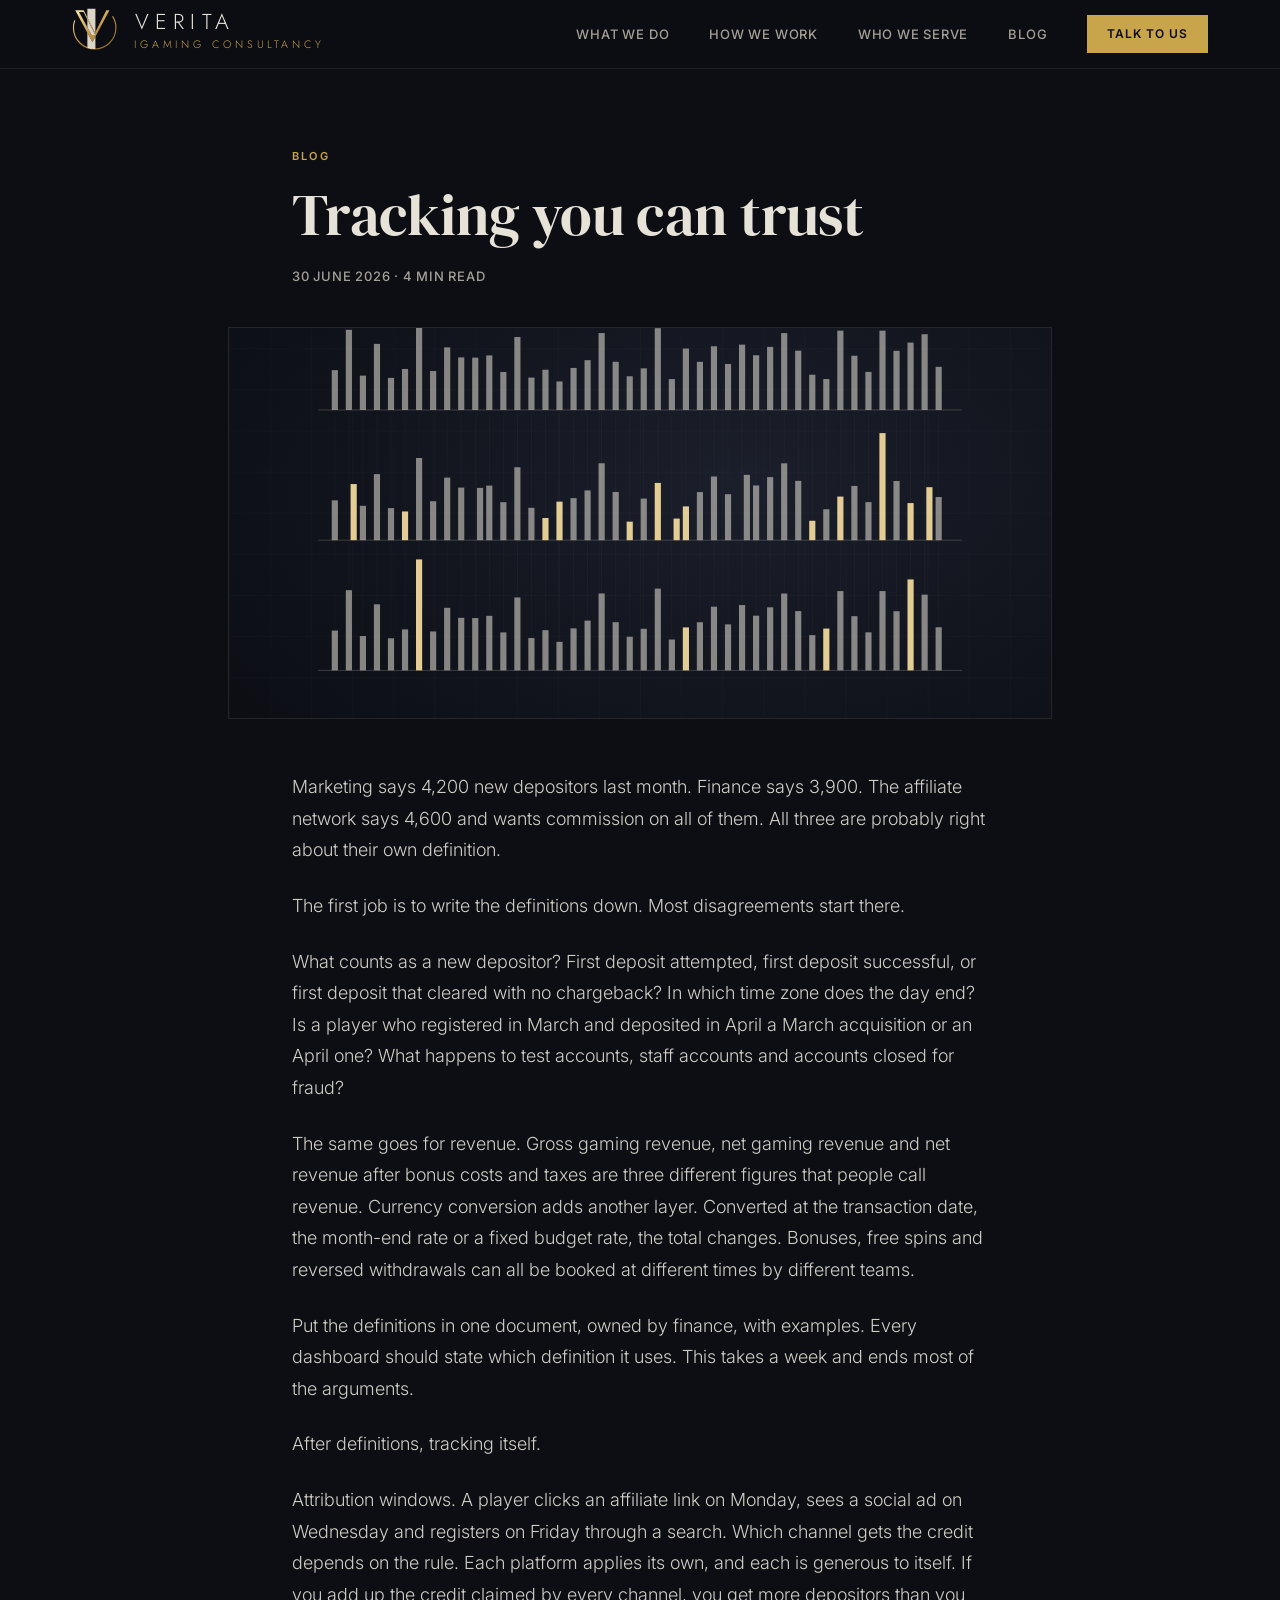
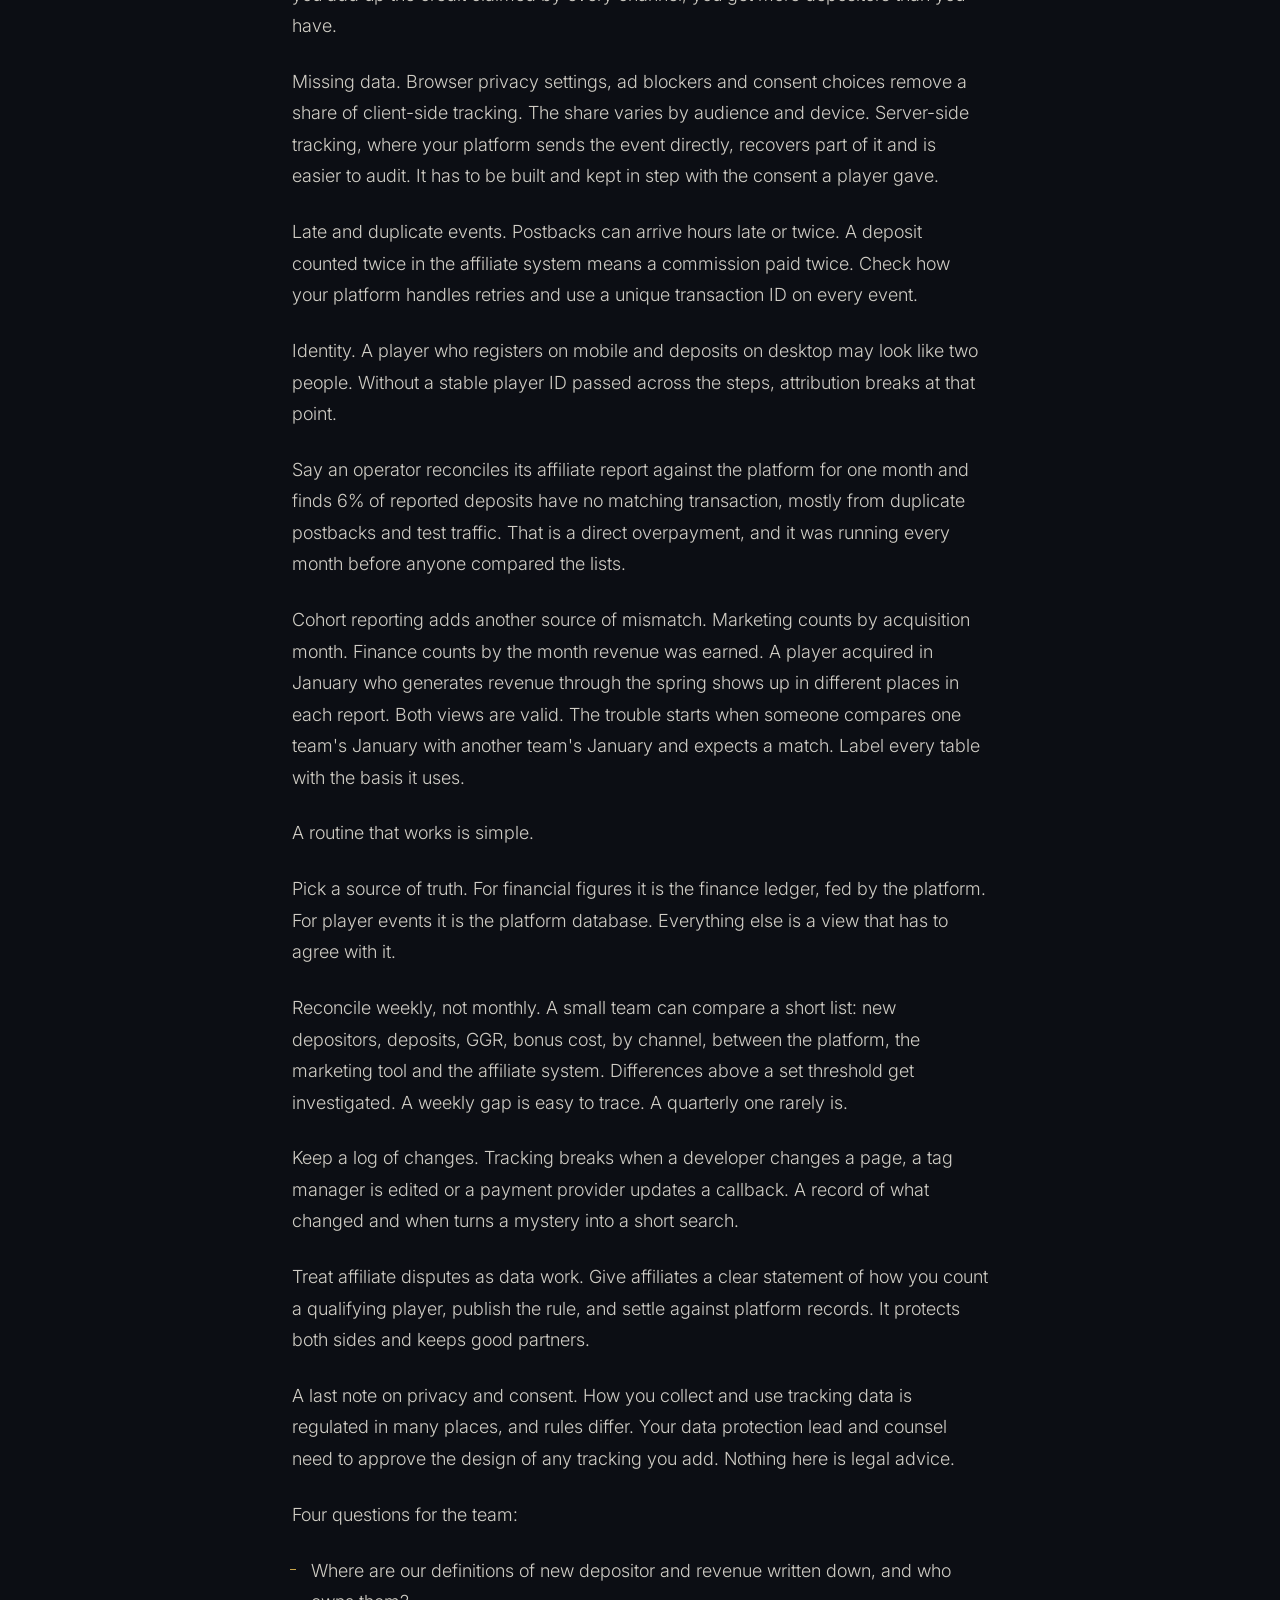
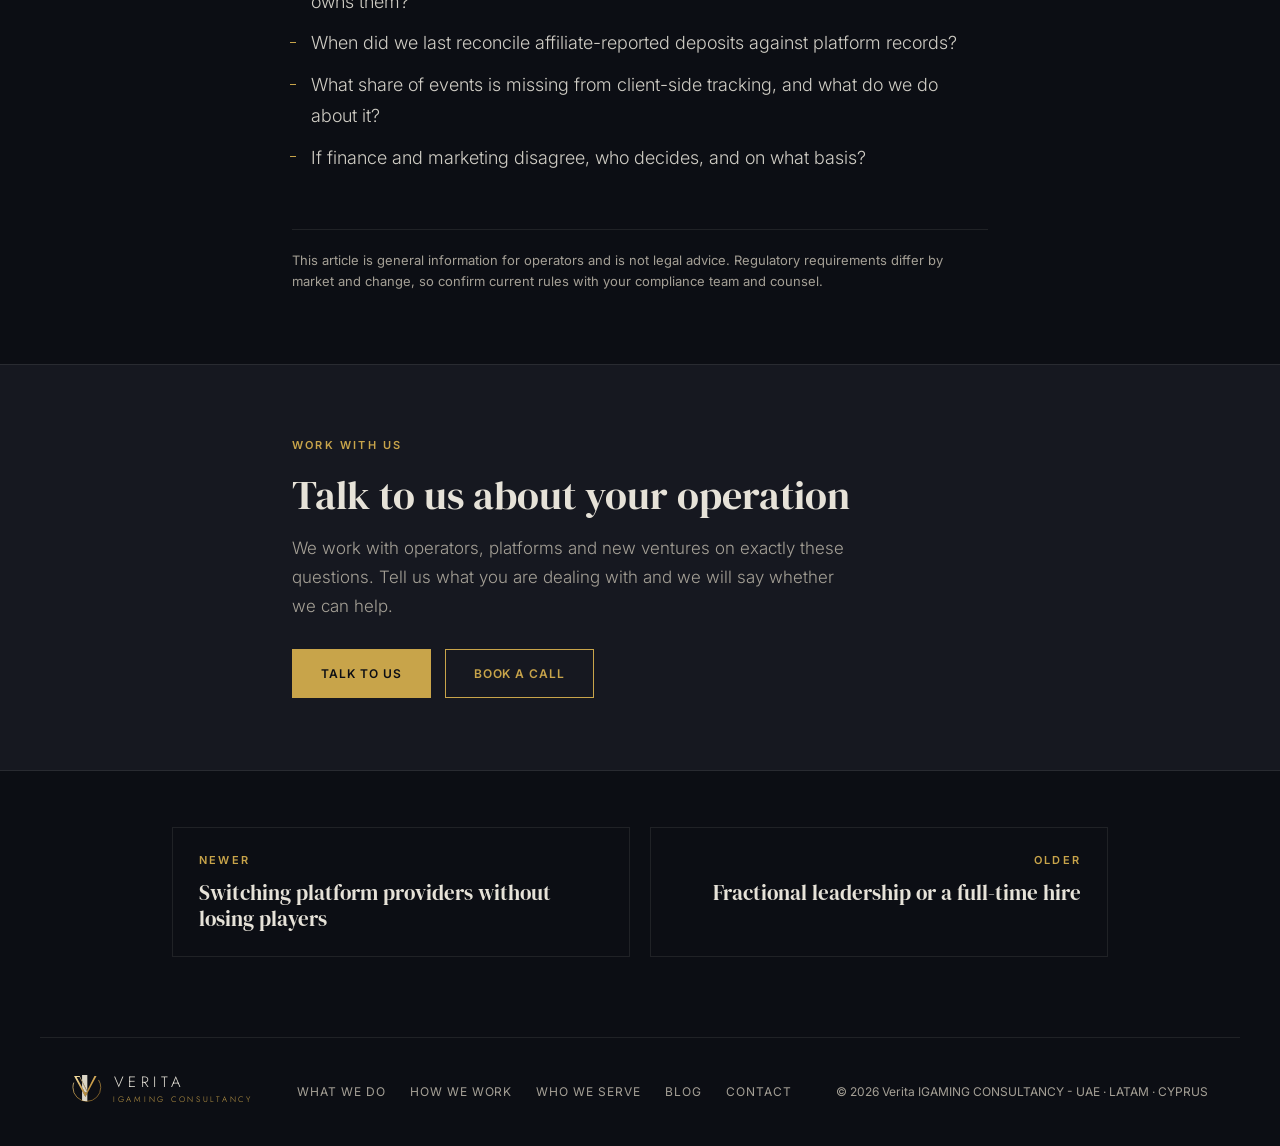
<file: blog/tracking-you-can-trust/index.html>
<!doctype html>
<html lang="en">
<head>
<meta charset="UTF-8">
<meta name="viewport" content="width=device-width, initial-scale=1.0">
<title>Tracking you can trust | Verita IGAMING CONSULTANCY</title>
<meta name="description" content="When marketing, affiliates and finance report different numbers, the cause is usually definitions and timing. A reconciliation routine fixes most of it.">
<meta name="robots" content="index, follow">
<link rel="canonical" href="https://www.verita-consult.com/blog/tracking-you-can-trust/">
<meta property="og:type" content="article">
<meta property="og:title" content="Tracking you can trust">
<meta property="og:description" content="When marketing, affiliates and finance report different numbers, the cause is usually definitions and timing. A reconciliation routine fixes most of it.">
<meta property="og:url" content="https://www.verita-consult.com/blog/tracking-you-can-trust/">
<meta property="og:image" content="https://www.verita-consult.com/blog/covers/tracking-you-can-trust.png">
<meta name="twitter:card" content="summary_large_image">
<meta property="article:published_time" content="2026-06-30">
<link rel="icon" type="image/png" href="/favicon.png">
<link rel="stylesheet" href="/assets/index-Bie2yWpX.css">
<style>@media (max-width:860px){.hide-mobile{display:none!important}.show-mobile{display:block!important}}
@media (min-width:861px){.show-mobile{display:none!important}}
.vp-navlink:hover{color:var(--foreground)!important}</style>
<script type="application/ld+json">{"@context": "https://schema.org", "@type": "Article", "headline": "Tracking you can trust", "description": "When marketing, affiliates and finance report different numbers, the cause is usually definitions and timing. A reconciliation routine fixes most of it.", "datePublished": "2026-06-30", "image": "https://www.verita-consult.com/blog/covers/tracking-you-can-trust.png", "mainEntityOfPage": "https://www.verita-consult.com/blog/tracking-you-can-trust/", "author": {"@type": "Organization", "name": "Verita IGAMING CONSULTANCY"}, "publisher": {"@type": "Organization", "name": "Verita IGAMING CONSULTANCY"}}</script>
</head>
<body>
<nav style="position:fixed;top:0;left:0;right:0;z-index:50;border-bottom:1px solid var(--border);background-color:rgba(12,14,20,.94);backdrop-filter:blur(12px)">
<div style="max-width:1200px;margin:0 auto;padding:0 32px;display:flex;align-items:center;justify-content:space-between;height:68px">
<a href="/" aria-label="Verita home" style="text-decoration:none;display:block"><div style="transform: scale(1.2); transform-origin: left center;"><div class="" style="display: inline-flex; align-items: center; gap: 12px;"><span aria-hidden="true" style="display: flex; flex-shrink: 0; line-height: 0;"><svg viewBox="-0.62 -0.52 1.24 1.145" width="37.80" height="34.89" aria-hidden="true" focusable="false" style="display:block;flex-shrink:0"><defs><linearGradient id="verita-hdr-vGold" x1="-0.3" y1="-0.5" x2="0.45" y2="0.55" gradientUnits="userSpaceOnUse"><stop offset="0" stop-color="#f0d79a"></stop><stop offset=".45" stop-color="#c79a45"></stop><stop offset="1" stop-color="#8a6526"></stop></linearGradient><clipPath id="verita-hdr-vClip"><path d="M-0.534 -0.477 L-0.0606 0.395 L0.405 -0.477 L0.319 -0.477 L0.0098 0.137 L-0.299 -0.477 Z M-0.4286 -0.434 L-0.3043 -0.434 L0.0146 0.20 L-0.0844 0.20 Z" clip-rule="evenodd"></path><circle cx="0" cy="0" r=".581" fill="none" stroke="#fff" stroke-width=".0313" stroke-dasharray="2.018 1.278"></circle></clipPath></defs><path d="M-0.534 -0.477 L-0.0606 0.395 L0.405 -0.477 L0.319 -0.477 L0.0098 0.137 L-0.299 -0.477 Z M-0.4286 -0.434 L-0.3043 -0.434 L0.0146 0.20 L-0.0844 0.20 Z" fill="url(#verita-hdr-vGold)" fill-rule="evenodd"></path><circle cx="0" cy="0" r=".581" fill="none" stroke="url(#verita-hdr-vGold)" stroke-width=".0313" stroke-dasharray="2.018 1.278"></circle><g clip-path="url(#verita-hdr-vClip)"><rect class="verita-shine" x="-.20" y="-1.1" width=".22" height="2.2" fill="#fff8e6" opacity=".85"></rect></g></svg></span><div style="display: flex; flex-direction: column; gap: 3px; line-height: 1;"><span style="font-family: Jost, Montserrat, Inter, system-ui, sans-serif; font-size: 18px; font-weight: 300; letter-spacing: 0.3em; text-transform: uppercase; color: rgb(230, 226, 216); line-height: 1.15; padding-left: 0.15em;">Verita</span><span style="font-family: Jost, Montserrat, Inter, system-ui, sans-serif; font-size: 9px; font-weight: 300; letter-spacing: 0.34em; text-transform: uppercase; color: rgb(201, 162, 74); line-height: 1; padding-left: 0.17em;">IGAMING CONSULTANCY</span></div></div></div></a>
<div class="hide-mobile" style="display:flex;align-items:center;gap:40px"><a class="vp-navlink" href="/#what-we-do" style="font-size:13px;letter-spacing:.06em;text-transform:uppercase;color:var(--muted-foreground);text-decoration:none;font-weight:500;transition:color .2s">What We Do</a><a class="vp-navlink" href="/#how-we-work" style="font-size:13px;letter-spacing:.06em;text-transform:uppercase;color:var(--muted-foreground);text-decoration:none;font-weight:500;transition:color .2s">How We Work</a><a class="vp-navlink" href="/#who-we-serve" style="font-size:13px;letter-spacing:.06em;text-transform:uppercase;color:var(--muted-foreground);text-decoration:none;font-weight:500;transition:color .2s">Who We Serve</a><a class="vp-navlink" href="/#blog" style="font-size:13px;letter-spacing:.06em;text-transform:uppercase;color:var(--muted-foreground);text-decoration:none;font-weight:500;transition:color .2s">Blog</a><a href="/#contact" style="font-size:12px;letter-spacing:.08em;text-transform:uppercase;font-weight:600;color:var(--primary-foreground);background-color:var(--accent);padding:9px 20px;text-decoration:none">Talk to us</a></div>
<button id="vp-menu-btn" class="show-mobile" aria-label="Menu" aria-expanded="false" aria-controls="vp-menu" style="background:none;border:none;color:var(--foreground);cursor:pointer;padding:4px"><svg width="22" height="16" viewBox="0 0 22 16" fill="none"><line x1="0" y1="1" x2="22" y2="1" stroke="currentColor" stroke-width="1.5"/><line x1="0" y1="8" x2="22" y2="8" stroke="currentColor" stroke-width="1.5"/><line x1="0" y1="15" x2="22" y2="15" stroke="currentColor" stroke-width="1.5"/></svg></button>
</div>
<div id="vp-menu" hidden style="border-top:1px solid var(--border);background-color:var(--background);padding:20px 32px 28px"><a href="/#what-we-do" style="display:block;padding:12px 0;font-size:14px;letter-spacing:.06em;text-transform:uppercase;color:var(--muted-foreground);text-decoration:none;border-bottom:1px solid var(--border)">What We Do</a><a href="/#how-we-work" style="display:block;padding:12px 0;font-size:14px;letter-spacing:.06em;text-transform:uppercase;color:var(--muted-foreground);text-decoration:none;border-bottom:1px solid var(--border)">How We Work</a><a href="/#who-we-serve" style="display:block;padding:12px 0;font-size:14px;letter-spacing:.06em;text-transform:uppercase;color:var(--muted-foreground);text-decoration:none;border-bottom:1px solid var(--border)">Who We Serve</a><a href="/#blog" style="display:block;padding:12px 0;font-size:14px;letter-spacing:.06em;text-transform:uppercase;color:var(--muted-foreground);text-decoration:none;border-bottom:1px solid var(--border)">Blog</a><a href="/#contact" style="display:inline-block;margin-top:20px;font-size:12px;letter-spacing:.08em;text-transform:uppercase;font-weight:600;color:var(--primary-foreground);background-color:var(--accent);padding:10px 22px;text-decoration:none">Talk to us</a></div>
</nav>
<main>
<article class="vp-wrap">
<p class="vp-eyebrow"><a href="/#blog">Blog</a></p>
<h1 class="vp-title font-display">Tracking you can trust</h1>
<p class="vp-meta"><time datetime="2026-06-30">30 June 2026</time><span aria-hidden="true"> &middot; </span>4 min read</p>
<div class="vp-cover"><img src="/blog/covers/tracking-you-can-trust.svg" width="1200" height="750" alt=""></div>
<div class="vp-body">
<p>Marketing says 4,200 new depositors last month. Finance says 3,900. The affiliate network says 4,600 and wants commission on all of them. All three are probably right about their own definition.</p>
<p>The first job is to write the definitions down. Most disagreements start there.</p>
<p>What counts as a new depositor? First deposit attempted, first deposit successful, or first deposit that cleared with no chargeback? In which time zone does the day end? Is a player who registered in March and deposited in April a March acquisition or an April one? What happens to test accounts, staff accounts and accounts closed for fraud?</p>
<p>The same goes for revenue. Gross gaming revenue, net gaming revenue and net revenue after bonus costs and taxes are three different figures that people call revenue. Currency conversion adds another layer. Converted at the transaction date, the month-end rate or a fixed budget rate, the total changes. Bonuses, free spins and reversed withdrawals can all be booked at different times by different teams.</p>
<p>Put the definitions in one document, owned by finance, with examples. Every dashboard should state which definition it uses. This takes a week and ends most of the arguments.</p>
<p>After definitions, tracking itself.</p>
<p>Attribution windows. A player clicks an affiliate link on Monday, sees a social ad on Wednesday and registers on Friday through a search. Which channel gets the credit depends on the rule. Each platform applies its own, and each is generous to itself. If you add up the credit claimed by every channel, you get more depositors than you have.</p>
<p>Missing data. Browser privacy settings, ad blockers and consent choices remove a share of client-side tracking. The share varies by audience and device. Server-side tracking, where your platform sends the event directly, recovers part of it and is easier to audit. It has to be built and kept in step with the consent a player gave.</p>
<p>Late and duplicate events. Postbacks can arrive hours late or twice. A deposit counted twice in the affiliate system means a commission paid twice. Check how your platform handles retries and use a unique transaction ID on every event.</p>
<p>Identity. A player who registers on mobile and deposits on desktop may look like two people. Without a stable player ID passed across the steps, attribution breaks at that point.</p>
<p>Say an operator reconciles its affiliate report against the platform for one month and finds 6% of reported deposits have no matching transaction, mostly from duplicate postbacks and test traffic. That is a direct overpayment, and it was running every month before anyone compared the lists.</p>
<p>Cohort reporting adds another source of mismatch. Marketing counts by acquisition month. Finance counts by the month revenue was earned. A player acquired in January who generates revenue through the spring shows up in different places in each report. Both views are valid. The trouble starts when someone compares one team's January with another team's January and expects a match. Label every table with the basis it uses.</p>
<p>A routine that works is simple.</p>
<p>Pick a source of truth. For financial figures it is the finance ledger, fed by the platform. For player events it is the platform database. Everything else is a view that has to agree with it.</p>
<p>Reconcile weekly, not monthly. A small team can compare a short list: new depositors, deposits, GGR, bonus cost, by channel, between the platform, the marketing tool and the affiliate system. Differences above a set threshold get investigated. A weekly gap is easy to trace. A quarterly one rarely is.</p>
<p>Keep a log of changes. Tracking breaks when a developer changes a page, a tag manager is edited or a payment provider updates a callback. A record of what changed and when turns a mystery into a short search.</p>
<p>Treat affiliate disputes as data work. Give affiliates a clear statement of how you count a qualifying player, publish the rule, and settle against platform records. It protects both sides and keeps good partners.</p>
<p>A last note on privacy and consent. How you collect and use tracking data is regulated in many places, and rules differ. Your data protection lead and counsel need to approve the design of any tracking you add. Nothing here is legal advice.</p>
<p>Four questions for the team:</p>
<ul><li>Where are our definitions of new depositor and revenue written down, and who owns them?</li><li>When did we last reconcile affiliate-reported deposits against platform records?</li><li>What share of events is missing from client-side tracking, and what do we do about it?</li><li>If finance and marketing disagree, who decides, and on what basis?</li></ul>
</div>
<p class="vp-note">This article is general information for operators and is not legal advice. Regulatory requirements differ by market and change, so confirm current rules with your compliance team and counsel.</p>
</article>
<section class="vp-cta"><div class="vp-cta-in">
<p class="vp-eyebrow">Work with us</p>
<h2 class="font-display">Talk to us about your operation</h2>
<p>We work with operators, platforms and new ventures on exactly these questions. Tell us what you are dealing with and we will say whether we can help.</p>
<div class="vp-cta-btns"><a class="vp-btn" href="/#contact">Talk to us</a><a class="vp-btn vp-btn-o" href="https://calendly.com/verita-consult" rel="noopener" target="_blank">Book a call</a></div>
</div></section>
<nav class="vp-pns" aria-label="More posts"><a class="vp-pn" href="/blog/platform-migration/"><span class="vp-pn-l">Newer</span><span class="vp-pn-t font-display">Switching platform providers without losing players</span></a><a class="vp-pn" href="/blog/fractional-vs-full-time-leadership/"><span class="vp-pn-l">Older</span><span class="vp-pn-t font-display">Fractional leadership or a full-time hire</span></a></nav>
</main>
<footer style="border-top:1px solid var(--border);padding:36px 32px;display:flex;align-items:center;justify-content:space-between;flex-wrap:wrap;gap:16px;max-width:1200px;margin:0 auto">
<a href="/" aria-label="Verita home" style="text-decoration:none;display:block"><div class="" style="display: inline-flex; align-items: center; gap: 10px;"><span aria-hidden="true" style="display: flex; flex-shrink: 0; line-height: 0;"><svg viewBox="-0.62 -0.52 1.24 1.145" width="29.70" height="27.41" aria-hidden="true" focusable="false" style="display:block;flex-shrink:0"><defs><linearGradient id="verita-hdr-vGold" x1="-0.3" y1="-0.5" x2="0.45" y2="0.55" gradientUnits="userSpaceOnUse"><stop offset="0" stop-color="#f0d79a"></stop><stop offset=".45" stop-color="#c79a45"></stop><stop offset="1" stop-color="#8a6526"></stop></linearGradient><clipPath id="verita-hdr-vClip"><path d="M-0.534 -0.477 L-0.0606 0.395 L0.405 -0.477 L0.319 -0.477 L0.0098 0.137 L-0.299 -0.477 Z M-0.4286 -0.434 L-0.3043 -0.434 L0.0146 0.20 L-0.0844 0.20 Z" clip-rule="evenodd"></path><circle cx="0" cy="0" r=".581" fill="none" stroke="#fff" stroke-width=".0313" stroke-dasharray="2.018 1.278"></circle></clipPath></defs><path d="M-0.534 -0.477 L-0.0606 0.395 L0.405 -0.477 L0.319 -0.477 L0.0098 0.137 L-0.299 -0.477 Z M-0.4286 -0.434 L-0.3043 -0.434 L0.0146 0.20 L-0.0844 0.20 Z" fill="url(#verita-hdr-vGold)" fill-rule="evenodd"></path><circle cx="0" cy="0" r=".581" fill="none" stroke="url(#verita-hdr-vGold)" stroke-width=".0313" stroke-dasharray="2.018 1.278"></circle><g clip-path="url(#verita-hdr-vClip)"><rect class="verita-shine" x="-.20" y="-1.1" width=".22" height="2.2" fill="#fff8e6" opacity=".85"></rect></g></svg></span><div style="display: flex; flex-direction: column; gap: 3px; line-height: 1;"><span style="font-family: Jost, Montserrat, Inter, system-ui, sans-serif; font-size: 15px; font-weight: 300; letter-spacing: 0.3em; text-transform: uppercase; color: rgb(230, 226, 216); line-height: 1.15; padding-left: 0.15em;">Verita</span><span style="font-family: Jost, Montserrat, Inter, system-ui, sans-serif; font-size: 8px; font-weight: 300; letter-spacing: 0.34em; text-transform: uppercase; color: rgb(201, 162, 74); line-height: 1; padding-left: 0.17em;">IGAMING CONSULTANCY</span></div></div></a>
<nav aria-label="Footer" style="display:flex;flex-wrap:wrap;gap:8px 24px"><a href="/#what-we-do" style="font-size:12px;letter-spacing:.08em;text-transform:uppercase;color:var(--muted-foreground);text-decoration:none">What We Do</a><a href="/#how-we-work" style="font-size:12px;letter-spacing:.08em;text-transform:uppercase;color:var(--muted-foreground);text-decoration:none">How We Work</a><a href="/#who-we-serve" style="font-size:12px;letter-spacing:.08em;text-transform:uppercase;color:var(--muted-foreground);text-decoration:none">Who We Serve</a><a href="/#blog" style="font-size:12px;letter-spacing:.08em;text-transform:uppercase;color:var(--muted-foreground);text-decoration:none">Blog</a><a href="/#contact" style="font-size:12px;letter-spacing:.08em;text-transform:uppercase;color:var(--muted-foreground);text-decoration:none">Contact</a></nav>
<p style="font-size:12px;color:var(--muted-foreground)">&copy; 2026 Verita IGAMING CONSULTANCY - UAE &middot; LATAM &middot; CYPRUS</p>
</footer>
<script>
(function(){var b=document.getElementById('vp-menu-btn'),m=document.getElementById('vp-menu');if(!b||!m)return;
var ic=b.innerHTML,x='<svg width="22" height="16" viewBox="0 0 22 16" fill="none"><line x1="1" y1="1" x2="21" y2="15" stroke="currentColor" stroke-width="1.5"/><line x1="21" y1="1" x2="1" y2="15" stroke="currentColor" stroke-width="1.5"/></svg>';
function set(o){m.hidden=!o;b.setAttribute('aria-expanded',o?'true':'false');b.innerHTML=o?x:ic}
b.addEventListener('click',function(){set(m.hidden)});
m.addEventListener('click',function(e){if(e.target.tagName==='A')set(false)});
document.addEventListener('keydown',function(e){if(e.key==='Escape')set(false)});})();
</script>
</body>
</html>
</file>
<file: assets/index-Bie2yWpX.css>
@import "https://fonts.googleapis.com/css2?family=DM+Serif+Display:ital@0;1&family=Inter:wght@300;400;500;600&family=Jost:wght@200;300;400&display=swap";@layer components;@layer properties{@supports (((-webkit-hyphens:none)) and (not (margin-trim:inline))) or ((-moz-orient:inline) and (not (color:rgb(from red r g b)))){*,:before,:after,::backdrop{--tw-rotate-x:initial;--tw-rotate-y:initial;--tw-rotate-z:initial;--tw-skew-x:initial;--tw-skew-y:initial;--tw-border-style:solid;--tw-outline-style:solid;--tw-blur:initial;--tw-brightness:initial;--tw-contrast:initial;--tw-grayscale:initial;--tw-hue-rotate:initial;--tw-invert:initial;--tw-opacity:initial;--tw-saturate:initial;--tw-sepia:initial;--tw-drop-shadow:initial;--tw-drop-shadow-color:initial;--tw-drop-shadow-alpha:100%;--tw-drop-shadow-size:initial}}}@layer theme{:root,:host{--font-sans:ui-sans-serif, system-ui, sans-serif, "Apple Color Emoji", "Segoe UI Emoji", "Segoe UI Symbol", "Noto Color Emoji";--font-mono:ui-monospace, SFMono-Regular, Menlo, Monaco, Consolas, "Liberation Mono", "Courier New", monospace;--spacing:.25rem;--default-transition-duration:.15s;--default-transition-timing-function:cubic-bezier(.4, 0, .2, 1);--default-font-family:var(--font-sans);--default-mono-font-family:var(--font-mono)}}@layer base{*,:after,:before,::backdrop{box-sizing:border-box;border:0 solid;margin:0;padding:0}::file-selector-button{box-sizing:border-box;border:0 solid;margin:0;padding:0}html,:host{-webkit-text-size-adjust:100%;tab-size:4;line-height:1.5;font-family:var(--default-font-family,ui-sans-serif, system-ui, sans-serif, "Apple Color Emoji", "Segoe UI Emoji", "Segoe UI Symbol", "Noto Color Emoji");font-feature-settings:var(--default-font-feature-settings,normal);font-variation-settings:var(--default-font-variation-settings,normal);-webkit-tap-highlight-color:transparent}hr{height:0;color:inherit;border-top-width:1px}abbr:where([title]){-webkit-text-decoration:underline dotted;text-decoration:underline dotted}h1,h2,h3,h4,h5,h6{font-size:inherit;font-weight:inherit}a{color:inherit;-webkit-text-decoration:inherit;-webkit-text-decoration:inherit;-webkit-text-decoration:inherit;-webkit-text-decoration:inherit;text-decoration:inherit}b,strong{font-weight:bolder}code,kbd,samp,pre{font-family:var(--default-mono-font-family,ui-monospace, SFMono-Regular, Menlo, Monaco, Consolas, "Liberation Mono", "Courier New", monospace);font-feature-settings:var(--default-mono-font-feature-settings,normal);font-variation-settings:var(--default-mono-font-variation-settings,normal);font-size:1em}small{font-size:80%}sub,sup{vertical-align:baseline;font-size:75%;line-height:0;position:relative}sub{bottom:-.25em}sup{top:-.5em}table{text-indent:0;border-color:inherit;border-collapse:collapse}:-moz-focusring{outline:auto}progress{vertical-align:baseline}summary{display:list-item}ol,ul,menu{list-style:none}img,svg,video,canvas,audio,iframe,embed,object{vertical-align:middle;display:block}img,video{max-width:100%;height:auto}button,input,select,optgroup,textarea{font:inherit;font-feature-settings:inherit;font-variation-settings:inherit;letter-spacing:inherit;color:inherit;opacity:1;background-color:#0000;border-radius:0}::file-selector-button{font:inherit;font-feature-settings:inherit;font-variation-settings:inherit;letter-spacing:inherit;color:inherit;opacity:1;background-color:#0000;border-radius:0}:where(select:is([multiple],[size])) optgroup{font-weight:bolder}:where(select:is([multiple],[size])) optgroup option{padding-inline-start:20px}::file-selector-button{margin-inline-end:4px}::placeholder{opacity:1}@supports (not ((-webkit-appearance:-apple-pay-button))) or (contain-intrinsic-size:1px){::placeholder{color:currentColor}@supports (color:color-mix(in lab, red, red)){::placeholder{color:color-mix(in oklab, currentcolor 50%, transparent)}}}textarea{resize:vertical}::-webkit-search-decoration{-webkit-appearance:none}::-webkit-date-and-time-value{min-height:1lh;text-align:inherit}::-webkit-datetime-edit{display:inline-flex}::-webkit-datetime-edit-fields-wrapper{padding:0}::-webkit-datetime-edit{padding-block:0}::-webkit-datetime-edit-year-field{padding-block:0}::-webkit-datetime-edit-month-field{padding-block:0}::-webkit-datetime-edit-day-field{padding-block:0}::-webkit-datetime-edit-hour-field{padding-block:0}::-webkit-datetime-edit-minute-field{padding-block:0}::-webkit-datetime-edit-second-field{padding-block:0}::-webkit-datetime-edit-millisecond-field{padding-block:0}::-webkit-datetime-edit-meridiem-field{padding-block:0}::-webkit-calendar-picker-indicator{line-height:1}:-moz-ui-invalid{box-shadow:none}button,input:where([type=button],[type=reset],[type=submit]){appearance:button}::file-selector-button{appearance:button}::-webkit-inner-spin-button{height:auto}::-webkit-outer-spin-button{height:auto}[hidden]:where(:not([hidden=until-found])){display:none!important}}@layer utilities{.absolute{position:absolute}.fixed{position:fixed}.relative{position:relative}.start{inset-inline-start:var(--spacing)}.block{display:block}.flex{display:flex}.grid{display:grid}.hidden{display:none}.inline{display:inline}.inline-block{display:inline-block}.inline-flex{display:inline-flex}.transform{transform:var(--tw-rotate-x,) var(--tw-rotate-y,) var(--tw-rotate-z,) var(--tw-skew-x,) var(--tw-skew-y,)}.resize{resize:both}.border{border-style:var(--tw-border-style);border-width:1px}.uppercase{text-transform:uppercase}.italic{font-style:italic}.outline{outline-style:var(--tw-outline-style);outline-width:1px}.filter{filter:var(--tw-blur,) var(--tw-brightness,) var(--tw-contrast,) var(--tw-grayscale,) var(--tw-hue-rotate,) var(--tw-invert,) var(--tw-saturate,) var(--tw-sepia,) var(--tw-drop-shadow,)}.transition{transition-property:color,background-color,border-color,outline-color,text-decoration-color,fill,stroke,--tw-gradient-from,--tw-gradient-via,--tw-gradient-to,opacity,box-shadow,transform,translate,scale,rotate,filter,-webkit-backdrop-filter,backdrop-filter,display,content-visibility,overlay,pointer-events;transition-timing-function:var(--tw-ease,var(--default-transition-timing-function));transition-duration:var(--tw-duration,var(--default-transition-duration))}}:root{--background:#0c0e14;--foreground:#e6e2d8;--card:#111318;--card-foreground:#e6e2d8;--primary:#c8a44a;--primary-foreground:#0c0e14;--secondary:#161820;--secondary-foreground:#e6e2d8;--muted:#1a1c24;--muted-foreground:#a5a096;--accent:#c8a44a;--accent-foreground:#0c0e14;--border:#e6e2d817;--ring:#c8a44a;--radius:3px}*,:before,:after{box-sizing:border-box}html{scroll-behavior:smooth}body{background-color:var(--background);color:var(--foreground);-webkit-font-smoothing:antialiased;-moz-osx-font-smoothing:grayscale;font-family:Inter,system-ui,sans-serif;font-size:16px;line-height:1.6}::-webkit-scrollbar{background:0 0;width:0}*{scrollbar-width:none}.font-display{font-family:DM Serif Display,Georgia,serif}@property --tw-rotate-x{syntax:"*";inherits:false}@property --tw-rotate-y{syntax:"*";inherits:false}@property --tw-rotate-z{syntax:"*";inherits:false}@property --tw-skew-x{syntax:"*";inherits:false}@property --tw-skew-y{syntax:"*";inherits:false}@property --tw-border-style{syntax:"*";inherits:false;initial-value:solid}@property --tw-outline-style{syntax:"*";inherits:false;initial-value:solid}@property --tw-blur{syntax:"*";inherits:false}@property --tw-brightness{syntax:"*";inherits:false}@property --tw-contrast{syntax:"*";inherits:false}@property --tw-grayscale{syntax:"*";inherits:false}@property --tw-hue-rotate{syntax:"*";inherits:false}@property --tw-invert{syntax:"*";inherits:false}@property --tw-opacity{syntax:"*";inherits:false}@property --tw-saturate{syntax:"*";inherits:false}@property --tw-sepia{syntax:"*";inherits:false}@property --tw-drop-shadow{syntax:"*";inherits:false}@property --tw-drop-shadow-color{syntax:"*";inherits:false}@property --tw-drop-shadow-alpha{syntax:"<percentage>";inherits:false;initial-value:100%}@property --tw-drop-shadow-size{syntax:"*";inherits:false}

@keyframes verita-shine{0%,62%{transform:translateX(-1.35px) rotate(18deg)}82%,100%{transform:translateX(1.35px) rotate(18deg)}}.verita-shine{transform-origin:center;animation:verita-shine 5s ease-in-out infinite}@media (prefers-reduced-motion: reduce){.verita-shine{animation:none;opacity:0}}

a:focus-visible,button:focus-visible,input:focus-visible,textarea:focus-visible{outline:2px solid var(--ring);outline-offset:3px;border-radius:2px}
/*VBLOG-CSS-START*/
/* ---- Blog grid (homepage) ---- */
.vb-grid{display:grid;grid-template-columns:repeat(3,minmax(0,1fr));gap:40px 28px}
.vb-cell{min-width:0}
.vb-feat{grid-column:1/-1}
.vb-card{display:block;color:inherit;text-decoration:none}
.vb-media{position:relative;display:block;aspect-ratio:16/10;overflow:hidden;border:1px solid var(--border);background:var(--card);container-type:inline-size;transition:border-color .3s ease,box-shadow .3s ease}
.vb-card-feat .vb-media{aspect-ratio:21/9}
.vb-img{position:absolute;inset:0;width:100%;height:100%;object-fit:cover;transition:transform .7s ease}
.vb-shade{position:absolute;inset:0;background:linear-gradient(to top,rgba(12,14,20,.94) 0%,rgba(12,14,20,.6) 40%,rgba(12,14,20,.05) 75%);transition:background .3s ease}
.vb-meta{position:absolute;top:5cqw;left:5cqw;right:5cqw;font-size:clamp(9px,2.5cqw,11px);letter-spacing:.16em;text-transform:uppercase;font-weight:600;color:var(--accent);line-height:1.3;overflow:hidden;white-space:nowrap;text-overflow:ellipsis}
.vb-stack{position:absolute;left:5cqw;right:5cqw;bottom:5cqw;display:grid;align-items:end;max-height:78%;overflow:hidden}
.vb-title,.vb-desc{grid-area:1/1;display:-webkit-box;-webkit-box-orient:vertical;overflow:hidden;overflow-wrap:anywhere}
.vb-title{font-size:clamp(17px,6.2cqw,30px);line-height:1.15;letter-spacing:-.005em;color:var(--foreground);-webkit-line-clamp:4;transition:opacity .3s ease}
.vb-card-feat .vb-title{font-size:clamp(24px,4.4cqw,46px);max-width:68%;-webkit-line-clamp:3}
.vb-desc{font-size:clamp(12px,3.7cqw,16px);line-height:1.5;font-weight:300;color:var(--foreground);-webkit-line-clamp:7;opacity:0;transition:opacity .3s ease}
.vb-card-feat .vb-desc{font-size:clamp(14px,1.7cqw,19px);max-width:62%;-webkit-line-clamp:4}
.vb-below{display:none;padding-top:14px;font-size:14px;line-height:1.6;font-weight:300;color:var(--muted-foreground)}
.vb-card:focus-visible{outline:2px solid var(--ring);outline-offset:4px;border-radius:2px}

@media (hover:hover){
  .vb-card:hover .vb-media,.vb-card:focus-visible .vb-media{border-color:rgba(200,164,74,.5);box-shadow:0 12px 28px rgba(0,0,0,.35)}
  .vb-card:hover .vb-img,.vb-card:focus-visible .vb-img{transform:scale(1.045)}
  .vb-card:hover .vb-shade,.vb-card:focus-visible .vb-shade{background:linear-gradient(to top,rgba(12,14,20,.96) 0%,rgba(12,14,20,.86) 100%)}
  .vb-card:hover .vb-title,.vb-card:focus-visible .vb-title{opacity:0}
  .vb-card:hover .vb-desc,.vb-card:focus-visible .vb-desc{opacity:1}
}
@media (hover:none){
  .vb-desc{display:none}
  .vb-below{display:block}
}
@media (prefers-reduced-motion:reduce){
  .vb-img,.vb-title,.vb-desc,.vb-shade,.vb-media{transition:none}
  .vb-card:hover .vb-img{transform:none}
}
@media (max-width:860px){
  .vb-grid{grid-template-columns:repeat(2,minmax(0,1fr));gap:36px 20px}
  .vb-card-feat .vb-media{aspect-ratio:16/10}
  .vb-card-feat .vb-title{max-width:none;font-size:clamp(22px,6.2cqw,34px)}
  .vb-card-feat .vb-desc{max-width:none;font-size:clamp(13px,3.7cqw,17px)}
}
@media (max-width:560px){
  .vb-grid{grid-template-columns:minmax(0,1fr)}
}
.vp-flink:hover{color:var(--foreground)!important}

/* ---- Post pages ---- */
.vp-wrap{max-width:760px;margin:0 auto;padding:148px 32px 72px}
.vp-eyebrow{font-size:11px;letter-spacing:.2em;text-transform:uppercase;color:var(--accent);font-weight:600;margin-bottom:18px}
.vp-eyebrow a{color:inherit;text-decoration:none}
.vp-eyebrow a:hover{text-decoration:underline;text-underline-offset:4px}
.vp-title{font-size:clamp(34px,5.2vw,58px);line-height:1.08;letter-spacing:-.01em;margin-bottom:20px;font-weight:400}
.vp-meta{font-size:13px;letter-spacing:.06em;text-transform:uppercase;color:var(--muted-foreground);font-weight:500;margin-bottom:40px}
.vp-cover{margin:0 -64px 52px;border:1px solid var(--border);aspect-ratio:21/10;overflow:hidden;background:var(--card)}
.vp-cover img{width:100%;height:100%;object-fit:cover;display:block}
.vp-body p,.vp-body li{font-size:18px;line-height:1.75;font-weight:300;color:rgba(230,226,216,.9)}
.vp-body p{margin:0 0 1.35em}
.vp-body h2{font-family:"DM Serif Display",Georgia,serif;font-size:clamp(25px,3vw,32px);line-height:1.2;font-weight:400;margin:2.1em 0 .7em;color:var(--foreground)}
.vp-body ul,.vp-body ol{margin:0 0 1.5em;padding-left:1.4em}
.vp-body ul{list-style:none;padding-left:1.2em}
.vp-body ul li{position:relative;margin-bottom:.55em}
.vp-body ul li:before{content:"";position:absolute;left:-1.2em;top:.82em;width:6px;height:1px;background:var(--accent)}
.vp-body ol{list-style:decimal}
.vp-body ol li{margin-bottom:.55em;padding-left:.3em}
.vp-body ol li::marker{color:var(--accent);font-weight:500}
.vp-body a{color:var(--accent);text-decoration:underline;text-underline-offset:3px;text-decoration-thickness:1px}
.vp-body a:hover{color:#e8c976}
.vp-note{margin-top:56px;padding-top:20px;border-top:1px solid var(--border);font-size:13px;line-height:1.6;color:var(--muted-foreground)}
.vp-cta{border-top:1px solid var(--border);border-bottom:1px solid var(--border);background-color:var(--secondary)}
.vp-cta-in{max-width:760px;margin:0 auto;padding:72px 32px}
.vp-cta h2{font-size:clamp(28px,3.4vw,40px);line-height:1.15;margin-bottom:16px;font-weight:400}
.vp-cta p:not(.vp-eyebrow){font-size:17px;line-height:1.7;font-weight:300;color:var(--muted-foreground);max-width:560px;margin-bottom:28px}
.vp-cta-btns{display:flex;flex-wrap:wrap;gap:14px}
.vp-btn{display:inline-block;font-size:12px;letter-spacing:.08em;text-transform:uppercase;font-weight:600;color:var(--primary-foreground);background-color:var(--accent);padding:14px 28px;text-decoration:none;border:1px solid var(--accent);transition:opacity .2s}
.vp-btn:hover{opacity:.85}
.vp-btn-o{background:transparent;color:var(--accent)}
.vp-pns{max-width:1000px;margin:0 auto;padding:56px 32px 80px;display:grid;grid-template-columns:1fr 1fr;gap:20px}
.vp-pn{display:block;border:1px solid var(--border);padding:24px 26px;text-decoration:none;color:var(--foreground);transition:border-color .25s,background-color .25s}
.vp-pn:hover{border-color:rgba(200,164,74,.5);background-color:var(--card)}
.vp-pn:nth-child(2){text-align:right}
.vp-pn-l{display:block;font-size:11px;letter-spacing:.2em;text-transform:uppercase;color:var(--accent);font-weight:600;margin-bottom:10px}
.vp-pn-t{display:block;font-size:21px;line-height:1.25}
@media (max-width:860px){.vp-cover{margin-left:0;margin-right:0}}
@media (max-width:640px){
  .vp-wrap{padding:112px 24px 56px}
  .vp-body p,.vp-body li{font-size:17px}
  .vp-pns{grid-template-columns:1fr;padding:40px 24px 64px}
  .vp-pn:nth-child(2){text-align:left}
  .vp-cta-in{padding:56px 24px}
}
/*VBLOG-CSS-END*/
</file>
